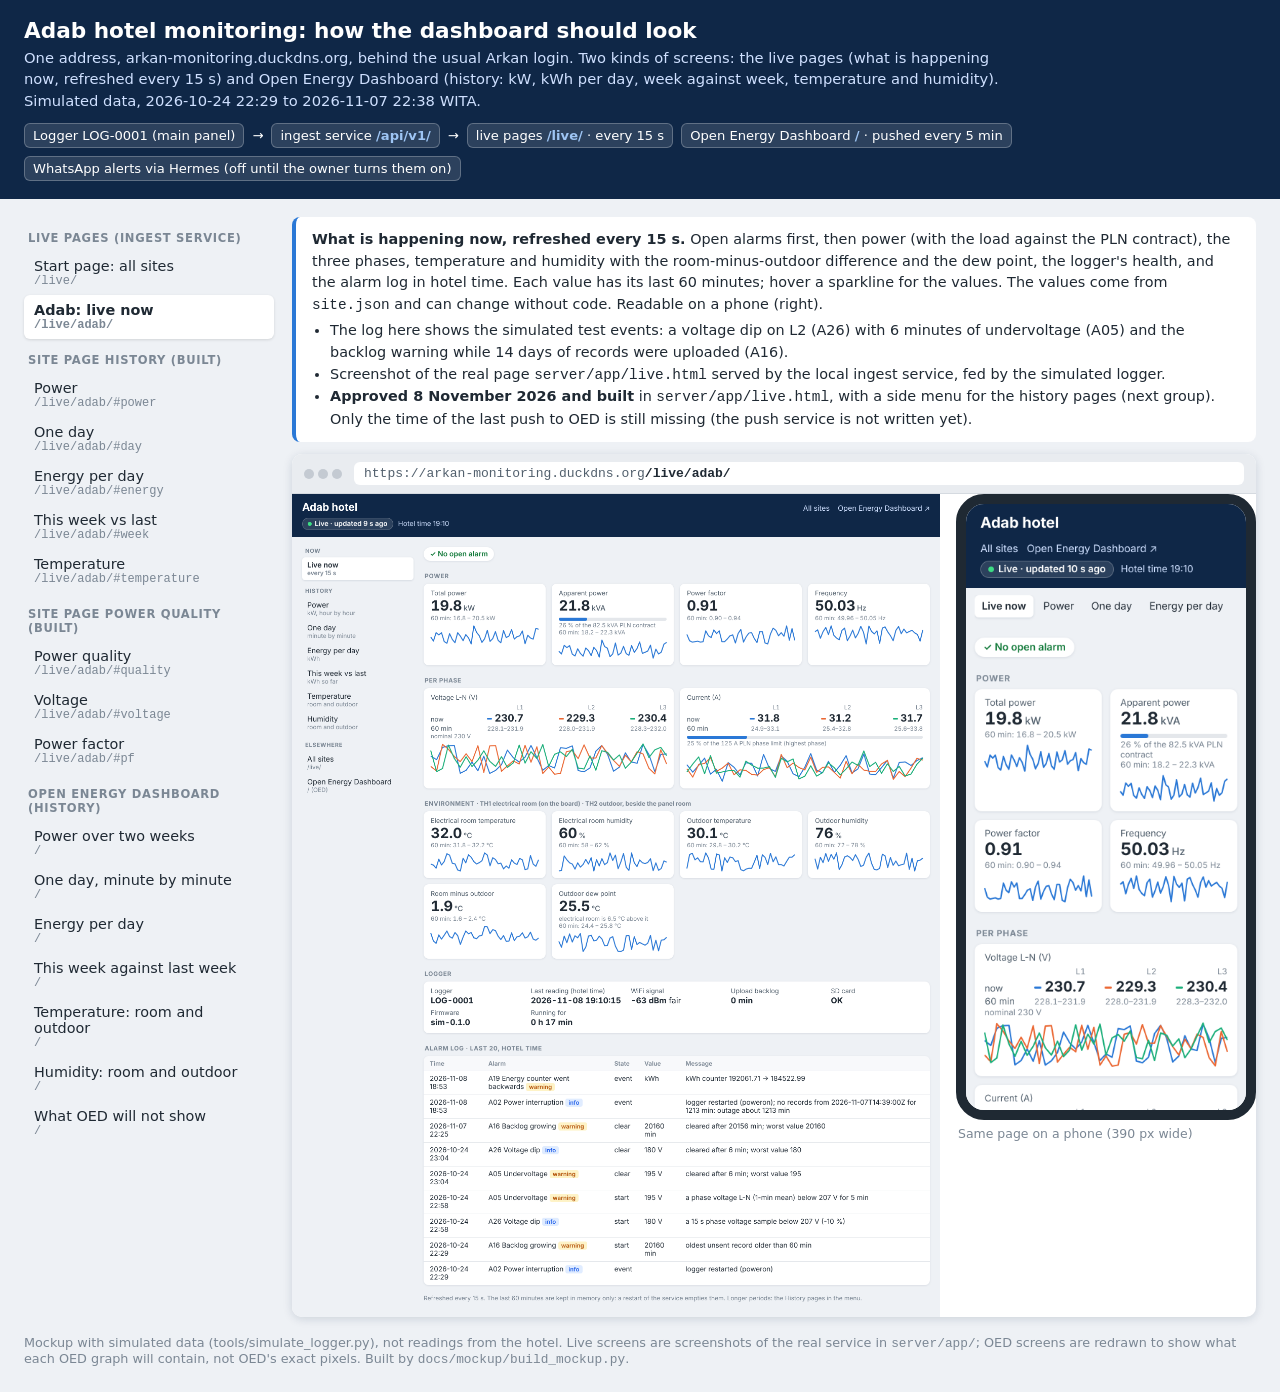
<file: docs/mockup/index.html>
<!DOCTYPE html>
<html lang="en">
<head>
<meta charset="utf-8">
<meta name="viewport" content="width=device-width,initial-scale=1">
<title>Adab monitoring: dashboard mockup</title>
<style>
  :root{color-scheme:light;--ink:#1f2933;--ink2:#52606d;--muted:#7b8794;--line:#e4e7eb;--bg:#eef1f5;--card:#fff;
    --navy:#0f2747;--s1:#2a78d6;--s2:#eb6834;--good:#127a3a;--bad:#b42318}
  *{box-sizing:border-box}
  body{margin:0;font-family:system-ui,-apple-system,"Segoe UI",sans-serif;color:var(--ink);background:var(--bg)}
  .top{background:var(--navy);color:#fff;padding:18px 24px}
  .top h1{margin:0 0 4px;font-size:1.35rem}
  .top p{margin:0;color:#cfe0ff;font-size:.92rem;max-width:980px;line-height:1.45}
  .flow{display:flex;flex-wrap:wrap;gap:8px;align-items:center;margin-top:12px;font-size:.82rem}
  .flow span{background:rgba(255,255,255,.12);border:1px solid rgba(255,255,255,.25);border-radius:6px;padding:4px 8px}
  .flow b{color:#9ec5f4;font-weight:600}
  .wrap{display:grid;grid-template-columns:250px 1fr;gap:18px;padding:18px 24px;max-width:1500px;margin:auto}
  nav{position:sticky;top:12px;align-self:start}
  nav h3{font-size:.72rem;text-transform:uppercase;letter-spacing:.06em;color:var(--muted);margin:14px 4px 6px}
  nav button{display:block;width:100%;text-align:left;border:0;background:transparent;padding:7px 10px;border-radius:6px;
    font:inherit;font-size:.9rem;color:var(--ink);cursor:pointer}
  nav button small{display:block;color:var(--muted);font-size:.75rem;font-family:ui-monospace,monospace}
  nav button:hover{background:#dfe5ec}
  nav button.on{background:var(--card);box-shadow:0 1px 3px rgba(0,0,0,.12);font-weight:600}
  .screen{display:none}.screen.on{display:block}
  .note{background:var(--card);border-radius:8px;padding:12px 16px;margin-bottom:12px;font-size:.9rem;line-height:1.5;
    border-left:4px solid var(--s1)}
  .note b{color:var(--ink)} .note ul{margin:4px 0 0;padding-left:18px}
  .browser{background:var(--card);border-radius:10px;box-shadow:0 2px 10px rgba(15,39,71,.15);overflow:hidden}
  .bar{display:flex;align-items:center;gap:8px;background:#e9ecf0;padding:8px 12px;border-bottom:1px solid #d5dae0}
  .dots i{display:inline-block;width:10px;height:10px;border-radius:50%;background:#c4cad2;margin-right:4px}
  .url{flex:1;background:#fff;border-radius:6px;padding:4px 10px;font:13px ui-monospace,monospace;color:var(--ink2)}
  .url b{color:var(--ink);font-weight:600}
  .shot{display:block;width:100%;height:auto}
  .pair{display:grid;grid-template-columns:1fr 300px;gap:16px;align-items:start}
  .phone{border:10px solid #1f2933;border-radius:28px;overflow:hidden;background:#fff}
  .phone img{display:block;width:100%}
  .cap{font-size:.78rem;color:var(--muted);margin:6px 2px}
  /* OED-like graph page (approximation) */
  .oed-nav{display:flex;align-items:center;justify-content:space-between;padding:8px 16px;border-bottom:1px solid var(--line)}
  .oed-logo{font-weight:700;color:#1b5e20;letter-spacing:.02em}
  .oed-logo small{display:block;font-weight:400;color:var(--muted);font-size:.7rem}
  .oed-title{font-size:1.15rem;font-weight:600}
  .oed-menu span{margin-left:14px;font-size:.88rem;color:var(--ink2)}
  .oed-body{display:grid;grid-template-columns:230px 1fr;min-height:520px}
  .oed-side{border-right:1px solid var(--line);padding:12px 14px;font-size:.85rem}
  .oed-side label{display:block;font-weight:600;margin:12px 0 4px}
  .seg{display:flex;flex-wrap:wrap;gap:0}
  .seg span{border:1px solid #adb5bd;padding:3px 8px;font-size:.8rem;margin:0 -1px -1px 0;color:var(--ink2)}
  .seg span.on{background:#6c757d;color:#fff;border-color:#6c757d}
  .pick{border:1px solid #ced4da;border-radius:4px;padding:4px 6px;min-height:30px;background:#fff}
  .pick em{display:inline-block;font-style:normal;background:#e9ecef;border-radius:3px;padding:1px 6px;margin:2px;font-size:.78rem}
  .pick.dim{color:var(--muted)}
  .oed-main{padding:10px 16px 14px;position:relative}
  .oed-btns{margin-top:8px;display:flex;gap:6px}
  .oed-btns span{border:1px solid #6c757d;border-radius:4px;padding:3px 10px;font-size:.8rem;color:var(--ink2)}
  .chart{position:relative}
  .chart svg{display:block;width:100%;height:auto;overflow:visible}
  .chart .gridl{stroke:#eceff3}
  .chart .axis text{fill:var(--muted);font-size:11px}
  .chart .axis line{stroke:#c9ced6}
  .legend{display:flex;gap:16px;font-size:.82rem;color:var(--ink2);margin:2px 0 4px 44px;flex-wrap:wrap}
  .legend i{display:inline-block;width:14px;height:3px;border-radius:2px;vertical-align:middle;margin-right:6px}
  .legend i.sq{width:10px;height:10px;border-radius:2px}
  .ctitle{font-weight:600;font-size:.95rem;text-align:center;margin:4px 0}
  .tip{position:absolute;pointer-events:none;background:#fff;border:1px solid #d5dae0;border-radius:6px;padding:6px 8px;
    font-size:.78rem;box-shadow:0 2px 6px rgba(0,0,0,.12);display:none;white-space:nowrap;z-index:2}
  .tip b{display:block;margin-bottom:2px}
  .err{margin:60px auto;max-width:520px;text-align:center;color:var(--bad);font-weight:600;border:1px dashed var(--bad);
    padding:24px;border-radius:8px}
  .cmp{display:flex;gap:40px;justify-content:center;align-items:flex-end;height:330px;margin-top:10px}
  table.t{border-collapse:collapse;width:100%;font-size:.82rem;margin-top:10px}
  table.t th,table.t td{border-bottom:1px solid var(--line);padding:4px 8px;text-align:right}
  table.t th:first-child,table.t td:first-child{text-align:left}
  details summary{cursor:pointer;color:var(--ink2);font-size:.82rem;margin-top:8px}
  .foot{max-width:1500px;margin:0 auto 30px;padding:0 24px;font-size:.8rem;color:var(--muted)}
  @media (max-width:900px){.wrap{grid-template-columns:1fr}nav{position:static}.pair{grid-template-columns:1fr}
    .oed-body{grid-template-columns:1fr}.oed-side{border-right:0;border-bottom:1px solid var(--line)}}
</style>
</head>
<body>
<div class="top">
  <h1>Adab hotel monitoring: how the dashboard should look</h1>
  <p id="intro"></p>
  <div class="flow">
    <span>Logger LOG-0001 (main panel)</span>→
    <span>ingest service <b>/api/v1/</b></span>→
    <span>live pages <b>/live/</b> · every 15 s</span>
    <span>Open Energy Dashboard <b>/</b> · pushed every 5 min</span>
    <span>WhatsApp alerts via Hermes (off until the owner turns them on)</span>
  </div>
</div>

<div class="wrap">
  <nav id="nav"></nav>
  <main id="screens"></main>
</div>
<div class="foot">Mockup with simulated data (tools/simulate_logger.py), not readings from the hotel. Live screens are screenshots of
the real service in <code>server/app/</code>; OED screens are redrawn to show what each OED graph will contain, not OED's exact
pixels. Built by <code>docs/mockup/build_mockup.py</code>.</div>

<script>
const D = {"site":"Adab hotel","code":"adab","kw_hour":[["2026-10-24 22:00",17.98],["2026-10-24 23:00",18.33],["2026-10-25 00:00",17.87],["2026-10-25 01:00",18.03],["2026-10-25 02:00",18.04],["2026-10-25 03:00",18.08],["2026-10-25 04:00",18.07],["2026-10-25 05:00",18.06],["2026-10-25 06:00",17.82],["2026-10-25 07:00",21.49],["2026-10-25 08:00",24.99],["2026-10-25 09:00",27.88],["2026-10-25 10:00",30.27],["2026-10-25 11:00",31.6],["2026-10-25 12:00",31.83],["2026-10-25 13:00",31.84],["2026-10-25 14:00",29.93],["2026-10-25 15:00",28.13],["2026-10-25 16:00",25.07],["2026-10-25 17:00",21.54],["2026-10-25 18:00",17.89],["2026-10-25 19:00",17.73],["2026-10-25 20:00",18.17],["2026-10-25 21:00",18.06],["2026-10-25 22:00",17.82],["2026-10-25 23:00",18.08],["2026-10-26 00:00",17.9],["2026-10-26 01:00",18.06],["2026-10-26 02:00",17.87],["2026-10-26 03:00",17.81],["2026-10-26 04:00",17.98],["2026-10-26 05:00",18.1],["2026-10-26 06:00",18.07],["2026-10-26 07:00",21.65],["2026-10-26 08:00",25.06],["2026-10-26 09:00",27.91],["2026-10-26 10:00",30.13],["2026-10-26 11:00",31.39],["2026-10-26 12:00",31.85],["2026-10-26 13:00",31.45],["2026-10-26 14:00",30.56],["2026-10-26 15:00",27.67],["2026-10-26 16:00",24.95],["2026-10-26 17:00",21.64],["2026-10-26 18:00",17.95],["2026-10-26 19:00",18.11],["2026-10-26 20:00",18.29],["2026-10-26 21:00",18.15],["2026-10-26 22:00",17.89],["2026-10-26 23:00",18.15],["2026-10-27 00:00",17.83],["2026-10-27 01:00",17.89],["2026-10-27 02:00",17.93],["2026-10-27 03:00",17.99],["2026-10-27 04:00",18.23],["2026-10-27 05:00",18.08],["2026-10-27 06:00",17.92],["2026-10-27 07:00",21.65],["2026-10-27 08:00",24.89],["2026-10-27 09:00",27.99],["2026-10-27 10:00",30.26],["2026-10-27 11:00",31.42],["2026-10-27 12:00",31.88],["2026-10-27 13:00",31.65],["2026-10-27 14:00",30.33],["2026-10-27 15:00",28.0],["2026-10-27 16:00",24.75],["2026-10-27 17:00",21.42],["2026-10-27 18:00",18.15],["2026-10-27 19:00",18.09],["2026-10-27 20:00",18.12],["2026-10-27 21:00",18.13],["2026-10-27 22:00",17.84],["2026-10-27 23:00",18.19],["2026-10-28 00:00",18.12],["2026-10-28 01:00",18.04],["2026-10-28 02:00",17.82],["2026-10-28 03:00",17.97],["2026-10-28 04:00",17.78],["2026-10-28 05:00",17.65],["2026-10-28 06:00",17.7],["2026-10-28 07:00",21.93],["2026-10-28 08:00",24.99],["2026-10-28 09:00",27.81],["2026-10-28 10:00",30.39],["2026-10-28 11:00",31.66],["2026-10-28 12:00",32.02],["2026-10-28 13:00",31.48],["2026-10-28 14:00",30.28],["2026-10-28 15:00",27.89],["2026-10-28 16:00",24.88],["2026-10-28 17:00",21.67],["2026-10-28 18:00",18.06],["2026-10-28 19:00",18.13],["2026-10-28 20:00",17.75],["2026-10-28 21:00",17.74],["2026-10-28 22:00",17.95],["2026-10-28 23:00",17.95],["2026-10-29 00:00",17.71],["2026-10-29 01:00",18.01],["2026-10-29 02:00",17.96],["2026-10-29 03:00",17.93],["2026-10-29 04:00",18.24],["2026-10-29 05:00",18.02],["2026-10-29 06:00",18.13],["2026-10-29 07:00",21.81],["2026-10-29 08:00",24.95],["2026-10-29 09:00",28.11],["2026-10-29 10:00",30.0],["2026-10-29 11:00",31.58],["2026-10-29 12:00",31.79],["2026-10-29 13:00",31.35],["2026-10-29 14:00",30.02],["2026-10-29 15:00",27.81],["2026-10-29 16:00",25.14],["2026-10-29 17:00",21.76],["2026-10-29 18:00",17.82],["2026-10-29 19:00",18.03],["2026-10-29 20:00",18.13],["2026-10-29 21:00",18.05],["2026-10-29 22:00",17.97],["2026-10-29 23:00",17.97],["2026-10-30 00:00",17.77],["2026-10-30 01:00",17.86],["2026-10-30 02:00",17.86],["2026-10-30 03:00",18.36],["2026-10-30 04:00",17.8],["2026-10-30 05:00",18.02],["2026-10-30 06:00",18.02],["2026-10-30 07:00",21.68],["2026-10-30 08:00",24.63],["2026-10-30 09:00",27.74],["2026-10-30 10:00",30.06],["2026-10-30 11:00",31.31],["2026-10-30 12:00",32.11],["2026-10-30 13:00",31.39],["2026-10-30 14:00",30.31],["2026-10-30 15:00",27.88],["2026-10-30 16:00",25.04],["2026-10-30 17:00",21.65],["2026-10-30 18:00",17.65],["2026-10-30 19:00",17.96],["2026-10-30 20:00",17.95],["2026-10-30 21:00",18.16],["2026-10-30 22:00",17.91],["2026-10-30 23:00",18.04],["2026-10-31 00:00",17.81],["2026-10-31 01:00",18.02],["2026-10-31 02:00",18.22],["2026-10-31 03:00",18.16],["2026-10-31 04:00",18.02],["2026-10-31 05:00",18.12],["2026-10-31 06:00",18.0],["2026-10-31 07:00",21.65],["2026-10-31 08:00",24.83],["2026-10-31 09:00",27.89],["2026-10-31 10:00",30.12],["2026-10-31 11:00",31.36],["2026-10-31 12:00",32.23],["2026-10-31 13:00",31.46],["2026-10-31 14:00",30.09],["2026-10-31 15:00",27.86],["2026-10-31 16:00",24.94],["2026-10-31 17:00",21.52],["2026-10-31 18:00",18.18],["2026-10-31 19:00",18.02],["2026-10-31 20:00",18.09],["2026-10-31 21:00",18.13],["2026-10-31 22:00",17.95],["2026-10-31 23:00",17.88],["2026-11-01 00:00",17.7],["2026-11-01 01:00",17.84],["2026-11-01 02:00",17.93],["2026-11-01 03:00",17.96],["2026-11-01 04:00",17.96],["2026-11-01 05:00",18.06],["2026-11-01 06:00",17.97],["2026-11-01 07:00",21.6],["2026-11-01 08:00",24.84],["2026-11-01 09:00",27.82],["2026-11-01 10:00",29.92],["2026-11-01 11:00",31.68],["2026-11-01 12:00",32.34],["2026-11-01 13:00",31.3],["2026-11-01 14:00",29.83],["2026-11-01 15:00",27.89],["2026-11-01 16:00",24.96],["2026-11-01 17:00",21.63],["2026-11-01 18:00",17.93],["2026-11-01 19:00",18.13],["2026-11-01 20:00",18.0],["2026-11-01 21:00",18.25],["2026-11-01 22:00",18.17],["2026-11-01 23:00",17.93],["2026-11-02 00:00",17.89],["2026-11-02 01:00",18.17],["2026-11-02 02:00",18.1],["2026-11-02 03:00",17.89],["2026-11-02 04:00",17.96],["2026-11-02 05:00",18.35],["2026-11-02 06:00",18.06],["2026-11-02 07:00",21.65],["2026-11-02 08:00",25.02],["2026-11-02 09:00",27.98],["2026-11-02 10:00",30.08],["2026-11-02 11:00",31.49],["2026-11-02 12:00",31.84],["2026-11-02 13:00",31.49],["2026-11-02 14:00",30.06],["2026-11-02 15:00",27.96],["2026-11-02 16:00",24.95],["2026-11-02 17:00",21.71],["2026-11-02 18:00",17.99],["2026-11-02 19:00",18.09],["2026-11-02 20:00",18.17],["2026-11-02 21:00",18.19],["2026-11-02 22:00",17.99],["2026-11-02 23:00",18.1],["2026-11-03 00:00",18.12],["2026-11-03 01:00",17.97],["2026-11-03 02:00",17.99],["2026-11-03 03:00",17.86],["2026-11-03 04:00",18.07],["2026-11-03 05:00",17.82],["2026-11-03 06:00",17.93],["2026-11-03 07:00",21.59],["2026-11-03 08:00",25.13],["2026-11-03 09:00",27.82],["2026-11-03 10:00",29.88],["2026-11-03 11:00",31.41],["2026-11-03 12:00",31.87],["2026-11-03 13:00",31.43],["2026-11-03 14:00",30.29],["2026-11-03 15:00",27.76],["2026-11-03 16:00",25.24],["2026-11-03 17:00",21.52],["2026-11-03 18:00",18.0],["2026-11-03 19:00",17.83],["2026-11-03 20:00",18.07],["2026-11-03 21:00",18.01],["2026-11-03 22:00",17.95],["2026-11-03 23:00",17.96],["2026-11-04 00:00",17.92],["2026-11-04 01:00",17.98],["2026-11-04 02:00",17.94],["2026-11-04 03:00",17.94],["2026-11-04 04:00",18.06],["2026-11-04 05:00",18.07],["2026-11-04 06:00",17.96],["2026-11-04 07:00",21.77],["2026-11-04 08:00",24.96],["2026-11-04 09:00",27.79],["2026-11-04 10:00",30.38],["2026-11-04 11:00",31.74],["2026-11-04 12:00",31.92],["2026-11-04 13:00",31.73],["2026-11-04 14:00",30.01],["2026-11-04 15:00",27.56],["2026-11-04 16:00",24.88],["2026-11-04 17:00",21.68],["2026-11-04 18:00",18.08],["2026-11-04 19:00",17.95],["2026-11-04 20:00",18.05],["2026-11-04 21:00",18.05],["2026-11-04 22:00",18.04],["2026-11-04 23:00",17.76],["2026-11-05 00:00",17.97],["2026-11-05 01:00",18.21],["2026-11-05 02:00",18.08],["2026-11-05 03:00",17.9],["2026-11-05 04:00",18.1],["2026-11-05 05:00",17.87],["2026-11-05 06:00",17.82],["2026-11-05 07:00",21.53],["2026-11-05 08:00",25.1],["2026-11-05 09:00",27.97],["2026-11-05 10:00",29.59],["2026-11-05 11:00",31.31],["2026-11-05 12:00",31.81],["2026-11-05 13:00",31.62],["2026-11-05 14:00",30.06],["2026-11-05 15:00",28.03],["2026-11-05 16:00",25.01],["2026-11-05 17:00",21.49],["2026-11-05 18:00",18.11],["2026-11-05 19:00",18.09],["2026-11-05 20:00",17.98],["2026-11-05 21:00",17.88],["2026-11-05 22:00",18.02],["2026-11-05 23:00",18.06],["2026-11-06 00:00",18.05],["2026-11-06 01:00",18.25],["2026-11-06 02:00",17.89],["2026-11-06 03:00",18.17],["2026-11-06 04:00",18.03],["2026-11-06 05:00",18.16],["2026-11-06 06:00",17.84],["2026-11-06 07:00",21.36],["2026-11-06 08:00",24.91],["2026-11-06 09:00",27.95],["2026-11-06 10:00",30.13],["2026-11-06 11:00",31.69],["2026-11-06 12:00",31.8],["2026-11-06 13:00",31.72],["2026-11-06 14:00",29.75],["2026-11-06 15:00",28.05],["2026-11-06 16:00",25.13],["2026-11-06 17:00",21.6],["2026-11-06 18:00",18.07],["2026-11-06 19:00",18.08],["2026-11-06 20:00",17.99],["2026-11-06 21:00",17.76],["2026-11-06 22:00",17.94],["2026-11-06 23:00",18.08],["2026-11-07 00:00",17.95],["2026-11-07 01:00",18.26],["2026-11-07 02:00",18.08],["2026-11-07 03:00",17.95],["2026-11-07 04:00",18.22],["2026-11-07 05:00",18.17],["2026-11-07 06:00",18.11],["2026-11-07 07:00",21.76],["2026-11-07 08:00",25.26],["2026-11-07 09:00",27.97],["2026-11-07 10:00",30.26],["2026-11-07 11:00",31.53],["2026-11-07 12:00",32.09],["2026-11-07 13:00",31.68],["2026-11-07 14:00",30.18],["2026-11-07 15:00",27.71],["2026-11-07 16:00",25.07],["2026-11-07 17:00",21.8],["2026-11-07 18:00",17.98],["2026-11-07 19:00",17.89],["2026-11-07 20:00",17.86],["2026-11-07 21:00",17.94],["2026-11-07 22:00",17.92]],"kw_minute":[["2026-11-06 00:00",18.61],["2026-11-06 00:01",18.66],["2026-11-06 00:02",18.72],["2026-11-06 00:03",18.34],["2026-11-06 00:04",18.25],["2026-11-06 00:05",19.05],["2026-11-06 00:06",17.23],["2026-11-06 00:07",16.86],["2026-11-06 00:08",16.85],["2026-11-06 00:09",16.59],["2026-11-06 00:10",18.73],["2026-11-06 00:11",18.09],["2026-11-06 00:12",19.0],["2026-11-06 00:13",18.62],["2026-11-06 00:14",17.53],["2026-11-06 00:15",18.06],["2026-11-06 00:16",18.13],["2026-11-06 00:17",17.67],["2026-11-06 00:18",18.07],["2026-11-06 00:19",17.02],["2026-11-06 00:20",18.77],["2026-11-06 00:21",18.99],["2026-11-06 00:22",16.12],["2026-11-06 00:23",18.54],["2026-11-06 00:24",16.4],["2026-11-06 00:25",17.45],["2026-11-06 00:26",16.18],["2026-11-06 00:27",20.18],["2026-11-06 00:28",18.1],["2026-11-06 00:29",20.16],["2026-11-06 00:30",17.49],["2026-11-06 00:31",16.98],["2026-11-06 00:32",17.99],["2026-11-06 00:33",18.06],["2026-11-06 00:34",17.42],["2026-11-06 00:35",17.29],["2026-11-06 00:36",18.27],["2026-11-06 00:37",20.18],["2026-11-06 00:38",20.22],["2026-11-06 00:39",18.56],["2026-11-06 00:40",18.01],["2026-11-06 00:41",16.85],["2026-11-06 00:42",16.25],["2026-11-06 00:43",18.59],["2026-11-06 00:44",18.59],["2026-11-06 00:45",18.05],["2026-11-06 00:46",18.03],["2026-11-06 00:47",17.41],["2026-11-06 00:48",19.26],["2026-11-06 00:49",17.51],["2026-11-06 00:50",16.1],["2026-11-06 00:51",18.41],["2026-11-06 00:52",18.6],["2026-11-06 00:53",17.01],["2026-11-06 00:54",18.71],["2026-11-06 00:55",17.39],["2026-11-06 00:56",19.04],["2026-11-06 00:57",18.56],["2026-11-06 00:58",20.36],["2026-11-06 00:59",16.95],["2026-11-06 01:00",17.63],["2026-11-06 01:01",17.22],["2026-11-06 01:02",16.92],["2026-11-06 01:03",17.14],["2026-11-06 01:04",17.99],["2026-11-06 01:05",19.95],["2026-11-06 01:06",18.21],["2026-11-06 01:07",17.41],["2026-11-06 01:08",16.84],["2026-11-06 01:09",18.15],["2026-11-06 01:10",17.08],["2026-11-06 01:11",17.99],["2026-11-06 01:12",17.87],["2026-11-06 01:13",17.22],["2026-11-06 01:14",18.76],["2026-11-06 01:15",18.51],["2026-11-06 01:16",17.19],["2026-11-06 01:17",18.14],["2026-11-06 01:18",18.37],["2026-11-06 01:19",18.31],["2026-11-06 01:20",17.13],["2026-11-06 01:21",19.95],["2026-11-06 01:22",19.2],["2026-11-06 01:23",19.16],["2026-11-06 01:24",16.66],["2026-11-06 01:25",19.19],["2026-11-06 01:26",17.54],["2026-11-06 01:27",19.67],["2026-11-06 01:28",18.98],["2026-11-06 01:29",19.39],["2026-11-06 01:30",18.1],["2026-11-06 01:31",16.17],["2026-11-06 01:32",18.0],["2026-11-06 01:33",17.75],["2026-11-06 01:34",19.13],["2026-11-06 01:35",18.05],["2026-11-06 01:36",19.69],["2026-11-06 01:37",17.15],["2026-11-06 01:38",16.72],["2026-11-06 01:39",17.75],["2026-11-06 01:40",18.59],["2026-11-06 01:41",20.32],["2026-11-06 01:42",18.08],["2026-11-06 01:43",18.65],["2026-11-06 01:44",19.07],["2026-11-06 01:45",19.22],["2026-11-06 01:46",20.0],["2026-11-06 01:47",17.62],["2026-11-06 01:48",19.67],["2026-11-06 01:49",17.91],["2026-11-06 01:50",18.49],["2026-11-06 01:51",19.25],["2026-11-06 01:52",18.42],["2026-11-06 01:53",17.65],["2026-11-06 01:54",18.0],["2026-11-06 01:55",18.77],["2026-11-06 01:56",17.28],["2026-11-06 01:57",17.63],["2026-11-06 01:58",18.84],["2026-11-06 01:59",19.4],["2026-11-06 02:00",16.61],["2026-11-06 02:01",18.56],["2026-11-06 02:02",16.57],["2026-11-06 02:03",16.9],["2026-11-06 02:04",16.18],["2026-11-06 02:05",17.16],["2026-11-06 02:06",16.79],["2026-11-06 02:07",18.58],["2026-11-06 02:08",19.12],["2026-11-06 02:09",18.0],["2026-11-06 02:10",17.26],["2026-11-06 02:11",16.53],["2026-11-06 02:12",17.86],["2026-11-06 02:13",18.24],["2026-11-06 02:14",18.09],["2026-11-06 02:15",17.15],["2026-11-06 02:16",17.76],["2026-11-06 02:17",18.05],["2026-11-06 02:18",18.82],["2026-11-06 02:19",17.07],["2026-11-06 02:20",18.11],["2026-11-06 02:21",17.07],["2026-11-06 02:22",16.82],["2026-11-06 02:23",16.96],["2026-11-06 02:24",17.55],["2026-11-06 02:25",18.11],["2026-11-06 02:26",18.71],["2026-11-06 02:27",18.17],["2026-11-06 02:28",18.78],["2026-11-06 02:29",17.93],["2026-11-06 02:30",15.64],["2026-11-06 02:31",18.86],["2026-11-06 02:32",18.69],["2026-11-06 02:33",16.92],["2026-11-06 02:34",19.15],["2026-11-06 02:35",18.18],["2026-11-06 02:36",17.31],["2026-11-06 02:37",18.49],["2026-11-06 02:38",18.89],["2026-11-06 02:39",17.49],["2026-11-06 02:40",17.52],["2026-11-06 02:41",19.05],["2026-11-06 02:42",19.3],["2026-11-06 02:43",17.47],["2026-11-06 02:44",18.93],["2026-11-06 02:45",19.43],["2026-11-06 02:46",19.31],["2026-11-06 02:47",17.03],["2026-11-06 02:48",20.33],["2026-11-06 02:49",16.53],["2026-11-06 02:50",19.12],["2026-11-06 02:51",16.61],["2026-11-06 02:52",16.28],["2026-11-06 02:53",18.75],["2026-11-06 02:54",17.15],["2026-11-06 02:55",18.51],["2026-11-06 02:56",18.86],["2026-11-06 02:57",18.51],["2026-11-06 02:58",18.16],["2026-11-06 02:59",17.38],["2026-11-06 03:00",17.64],["2026-11-06 03:01",19.5],["2026-11-06 03:02",18.28],["2026-11-06 03:03",19.66],["2026-11-06 03:04",19.01],["2026-11-06 03:05",18.74],["2026-11-06 03:06",16.58],["2026-11-06 03:07",18.14],["2026-11-06 03:08",19.05],["2026-11-06 03:09",19.87],["2026-11-06 03:10",18.39],["2026-11-06 03:11",15.44],["2026-11-06 03:12",17.34],["2026-11-06 03:13",18.25],["2026-11-06 03:14",17.71],["2026-11-06 03:15",19.46],["2026-11-06 03:16",17.86],["2026-11-06 03:17",16.97],["2026-11-06 03:18",18.19],["2026-11-06 03:19",18.83],["2026-11-06 03:20",18.23],["2026-11-06 03:21",20.04],["2026-11-06 03:22",19.65],["2026-11-06 03:23",17.59],["2026-11-06 03:24",17.7],["2026-11-06 03:25",16.69],["2026-11-06 03:26",19.31],["2026-11-06 03:27",17.12],["2026-11-06 03:28",19.0],["2026-11-06 03:29",18.89],["2026-11-06 03:30",18.35],["2026-11-06 03:31",17.79],["2026-11-06 03:32",17.4],["2026-11-06 03:33",18.74],["2026-11-06 03:34",19.09],["2026-11-06 03:35",18.36],["2026-11-06 03:36",17.54],["2026-11-06 03:37",18.91],["2026-11-06 03:38",16.92],["2026-11-06 03:39",17.63],["2026-11-06 03:40",18.08],["2026-11-06 03:41",18.59],["2026-11-06 03:42",16.63],["2026-11-06 03:43",19.71],["2026-11-06 03:44",18.87],["2026-11-06 03:45",18.88],["2026-11-06 03:46",16.59],["2026-11-06 03:47",18.34],["2026-11-06 03:48",19.84],["2026-11-06 03:49",17.57],["2026-11-06 03:50",18.21],["2026-11-06 03:51",17.61],["2026-11-06 03:52",17.93],["2026-11-06 03:53",18.99],["2026-11-06 03:54",15.94],["2026-11-06 03:55",17.03],["2026-11-06 03:56",18.43],["2026-11-06 03:57",18.74],["2026-11-06 03:58",16.94],["2026-11-06 03:59",17.18],["2026-11-06 04:00",17.97],["2026-11-06 04:01",18.24],["2026-11-06 04:02",17.07],["2026-11-06 04:03",18.24],["2026-11-06 04:04",18.01],["2026-11-06 04:05",17.41],["2026-11-06 04:06",18.21],["2026-11-06 04:07",17.88],["2026-11-06 04:08",17.11],["2026-11-06 04:09",16.46],["2026-11-06 04:10",17.75],["2026-11-06 04:11",18.14],["2026-11-06 04:12",17.48],["2026-11-06 04:13",19.03],["2026-11-06 04:14",16.04],["2026-11-06 04:15",17.35],["2026-11-06 04:16",18.59],["2026-11-06 04:17",18.38],["2026-11-06 04:18",17.67],["2026-11-06 04:19",17.32],["2026-11-06 04:20",16.7],["2026-11-06 04:21",19.47],["2026-11-06 04:22",17.12],["2026-11-06 04:23",20.46],["2026-11-06 04:24",17.79],["2026-11-06 04:25",19.08],["2026-11-06 04:26",18.12],["2026-11-06 04:27",19.32],["2026-11-06 04:28",15.51],["2026-11-06 04:29",17.6],["2026-11-06 04:30",19.4],["2026-11-06 04:31",18.32],["2026-11-06 04:32",18.13],["2026-11-06 04:33",17.18],["2026-11-06 04:34",18.62],["2026-11-06 04:35",19.09],["2026-11-06 04:36",16.23],["2026-11-06 04:37",18.91],["2026-11-06 04:38",18.43],["2026-11-06 04:39",17.17],["2026-11-06 04:40",18.1],["2026-11-06 04:41",18.85],["2026-11-06 04:42",17.57],["2026-11-06 04:43",18.02],["2026-11-06 04:44",17.91],["2026-11-06 04:45",17.87],["2026-11-06 04:46",18.16],["2026-11-06 04:47",18.44],["2026-11-06 04:48",19.32],["2026-11-06 04:49",19.36],["2026-11-06 04:50",18.87],["2026-11-06 04:51",18.0],["2026-11-06 04:52",18.68],["2026-11-06 04:53",17.07],["2026-11-06 04:54",17.85],["2026-11-06 04:55",16.99],["2026-11-06 04:56",19.53],["2026-11-06 04:57",20.56],["2026-11-06 04:58",16.9],["2026-11-06 04:59",17.09],["2026-11-06 05:00",17.18],["2026-11-06 05:01",17.73],["2026-11-06 05:02",19.41],["2026-11-06 05:03",16.71],["2026-11-06 05:04",18.84],["2026-11-06 05:05",17.75],["2026-11-06 05:06",19.46],["2026-11-06 05:07",18.19],["2026-11-06 05:08",19.64],["2026-11-06 05:09",19.97],["2026-11-06 05:10",16.64],["2026-11-06 05:11",17.86],["2026-11-06 05:12",17.01],["2026-11-06 05:13",19.02],["2026-11-06 05:14",18.27],["2026-11-06 05:15",17.34],["2026-11-06 05:16",20.27],["2026-11-06 05:17",19.22],["2026-11-06 05:18",18.05],["2026-11-06 05:19",18.48],["2026-11-06 05:20",16.29],["2026-11-06 05:21",18.31],["2026-11-06 05:22",17.7],["2026-11-06 05:23",16.95],["2026-11-06 05:24",19.39],["2026-11-06 05:25",18.78],["2026-11-06 05:26",19.05],["2026-11-06 05:27",17.29],["2026-11-06 05:28",19.18],["2026-11-06 05:29",17.71],["2026-11-06 05:30",17.74],["2026-11-06 05:31",18.8],["2026-11-06 05:32",17.94],["2026-11-06 05:33",18.68],["2026-11-06 05:34",18.1],["2026-11-06 05:35",18.09],["2026-11-06 05:36",16.5],["2026-11-06 05:37",18.24],["2026-11-06 05:38",17.07],["2026-11-06 05:39",16.27],["2026-11-06 05:40",17.4],["2026-11-06 05:41",18.24],["2026-11-06 05:42",16.67],["2026-11-06 05:43",20.42],["2026-11-06 05:44",18.32],["2026-11-06 05:45",17.83],["2026-11-06 05:46",20.34],["2026-11-06 05:47",19.7],["2026-11-06 05:48",18.28],["2026-11-06 05:49",17.95],["2026-11-06 05:50",17.94],["2026-11-06 05:51",17.87],["2026-11-06 05:52",17.89],["2026-11-06 05:53",18.0],["2026-11-06 05:54",18.68],["2026-11-06 05:55",17.05],["2026-11-06 05:56",17.05],["2026-11-06 05:57",18.94],["2026-11-06 05:58",18.88],["2026-11-06 05:59",17.14],["2026-11-06 06:00",16.69],["2026-11-06 06:01",19.23],["2026-11-06 06:02",17.7],["2026-11-06 06:03",19.73],["2026-11-06 06:04",17.31],["2026-11-06 06:05",16.59],["2026-11-06 06:06",17.87],["2026-11-06 06:07",16.78],["2026-11-06 06:08",17.93],["2026-11-06 06:09",17.72],["2026-11-06 06:10",16.89],["2026-11-06 06:11",18.57],["2026-11-06 06:12",16.69],["2026-11-06 06:13",16.57],["2026-11-06 06:14",19.13],["2026-11-06 06:15",16.82],["2026-11-06 06:16",17.39],["2026-11-06 06:17",16.98],["2026-11-06 06:18",18.88],["2026-11-06 06:19",18.57],["2026-11-06 06:20",17.33],["2026-11-06 06:21",19.52],["2026-11-06 06:22",18.89],["2026-11-06 06:23",15.87],["2026-11-06 06:24",18.8],["2026-11-06 06:25",16.05],["2026-11-06 06:26",18.56],["2026-11-06 06:27",18.29],["2026-11-06 06:28",19.1],["2026-11-06 06:29",17.2],["2026-11-06 06:30",17.68],["2026-11-06 06:31",16.98],["2026-11-06 06:32",17.26],["2026-11-06 06:33",19.97],["2026-11-06 06:34",18.75],["2026-11-06 06:35",19.07],["2026-11-06 06:36",16.39],["2026-11-06 06:37",18.85],["2026-11-06 06:38",17.81],["2026-11-06 06:39",17.99],["2026-11-06 06:40",19.34],["2026-11-06 06:41",17.61],["2026-11-06 06:42",15.87],["2026-11-06 06:43",16.66],["2026-11-06 06:44",16.26],["2026-11-06 06:45",18.96],["2026-11-06 06:46",17.88],["2026-11-06 06:47",18.22],["2026-11-06 06:48",17.94],["2026-11-06 06:49",17.19],["2026-11-06 06:50",18.28],["2026-11-06 06:51",18.3],["2026-11-06 06:52",19.53],["2026-11-06 06:53",18.06],["2026-11-06 06:54",17.72],["2026-11-06 06:55",17.18],["2026-11-06 06:56",16.3],["2026-11-06 06:57",18.8],["2026-11-06 06:58",18.75],["2026-11-06 06:59",16.99],["2026-11-06 07:00",21.27],["2026-11-06 07:01",23.69],["2026-11-06 07:02",22.91],["2026-11-06 07:03",20.11],["2026-11-06 07:04",19.97],["2026-11-06 07:05",22.7],["2026-11-06 07:06",22.72],["2026-11-06 07:07",21.0],["2026-11-06 07:08",21.59],["2026-11-06 07:09",20.66],["2026-11-06 07:10",18.69],["2026-11-06 07:11",21.66],["2026-11-06 07:12",21.6],["2026-11-06 07:13",20.3],["2026-11-06 07:14",23.74],["2026-11-06 07:15",18.95],["2026-11-06 07:16",21.32],["2026-11-06 07:17",21.04],["2026-11-06 07:18",20.69],["2026-11-06 07:19",21.49],["2026-11-06 07:20",21.75],["2026-11-06 07:21",20.27],["2026-11-06 07:22",20.32],["2026-11-06 07:23",23.93],["2026-11-06 07:24",22.57],["2026-11-06 07:25",21.57],["2026-11-06 07:26",21.67],["2026-11-06 07:27",21.02],["2026-11-06 07:28",22.86],["2026-11-06 07:29",21.23],["2026-11-06 07:30",20.87],["2026-11-06 07:31",20.74],["2026-11-06 07:32",22.09],["2026-11-06 07:33",22.02],["2026-11-06 07:34",20.22],["2026-11-06 07:35",22.21],["2026-11-06 07:36",20.67],["2026-11-06 07:37",24.59],["2026-11-06 07:38",22.5],["2026-11-06 07:39",20.6],["2026-11-06 07:40",20.23],["2026-11-06 07:41",20.34],["2026-11-06 07:42",23.31],["2026-11-06 07:43",20.98],["2026-11-06 07:44",19.32],["2026-11-06 07:45",20.94],["2026-11-06 07:46",22.71],["2026-11-06 07:47",19.25],["2026-11-06 07:48",21.38],["2026-11-06 07:49",21.17],["2026-11-06 07:50",20.77],["2026-11-06 07:51",21.77],["2026-11-06 07:52",21.45],["2026-11-06 07:53",18.75],["2026-11-06 07:54",21.2],["2026-11-06 07:55",21.0],["2026-11-06 07:56",22.96],["2026-11-06 07:57",21.7],["2026-11-06 07:58",20.23],["2026-11-06 07:59",22.02],["2026-11-06 08:00",24.88],["2026-11-06 08:01",26.8],["2026-11-06 08:02",26.49],["2026-11-06 08:03",26.38],["2026-11-06 08:04",26.26],["2026-11-06 08:05",23.89],["2026-11-06 08:06",24.39],["2026-11-06 08:07",26.38],["2026-11-06 08:08",25.18],["2026-11-06 08:09",24.81],["2026-11-06 08:10",22.53],["2026-11-06 08:11",27.2],["2026-11-06 08:12",26.95],["2026-11-06 08:13",24.91],["2026-11-06 08:14",25.23],["2026-11-06 08:15",26.57],["2026-11-06 08:16",24.41],["2026-11-06 08:17",23.72],["2026-11-06 08:18",24.21],["2026-11-06 08:19",26.0],["2026-11-06 08:20",24.88],["2026-11-06 08:21",25.77],["2026-11-06 08:22",25.49],["2026-11-06 08:23",25.04],["2026-11-06 08:24",24.3],["2026-11-06 08:25",23.18],["2026-11-06 08:26",25.37],["2026-11-06 08:27",25.33],["2026-11-06 08:28",22.5],["2026-11-06 08:29",24.61],["2026-11-06 08:30",24.44],["2026-11-06 08:31",25.77],["2026-11-06 08:32",23.56],["2026-11-06 08:33",23.71],["2026-11-06 08:34",24.62],["2026-11-06 08:35",23.0],["2026-11-06 08:36",26.38],["2026-11-06 08:37",23.11],["2026-11-06 08:38",24.12],["2026-11-06 08:39",23.61],["2026-11-06 08:40",23.72],["2026-11-06 08:41",25.8],["2026-11-06 08:42",24.95],["2026-11-06 08:43",25.05],["2026-11-06 08:44",24.54],["2026-11-06 08:45",24.45],["2026-11-06 08:46",25.46],["2026-11-06 08:47",25.04],["2026-11-06 08:48",22.51],["2026-11-06 08:49",24.78],["2026-11-06 08:50",26.19],["2026-11-06 08:51",25.35],["2026-11-06 08:52",27.2],["2026-11-06 08:53",25.04],["2026-11-06 08:54",26.49],["2026-11-06 08:55",25.1],["2026-11-06 08:56",24.4],["2026-11-06 08:57",23.05],["2026-11-06 08:58",26.69],["2026-11-06 08:59",23.32],["2026-11-06 09:00",28.18],["2026-11-06 09:01",26.51],["2026-11-06 09:02",27.45],["2026-11-06 09:03",28.76],["2026-11-06 09:04",29.68],["2026-11-06 09:05",30.43],["2026-11-06 09:06",27.98],["2026-11-06 09:07",29.4],["2026-11-06 09:08",26.0],["2026-11-06 09:09",28.39],["2026-11-06 09:10",27.9],["2026-11-06 09:11",26.8],["2026-11-06 09:12",27.47],["2026-11-06 09:13",30.31],["2026-11-06 09:14",27.06],["2026-11-06 09:15",26.58],["2026-11-06 09:16",26.75],["2026-11-06 09:17",30.55],["2026-11-06 09:18",26.34],["2026-11-06 09:19",27.82],["2026-11-06 09:20",26.93],["2026-11-06 09:21",28.38],["2026-11-06 09:22",28.85],["2026-11-06 09:23",27.56],["2026-11-06 09:24",28.63],["2026-11-06 09:25",27.12],["2026-11-06 09:26",29.9],["2026-11-06 09:27",27.82],["2026-11-06 09:28",30.72],["2026-11-06 09:29",26.96],["2026-11-06 09:30",27.25],["2026-11-06 09:31",27.14],["2026-11-06 09:32",30.84],["2026-11-06 09:33",27.57],["2026-11-06 09:34",27.43],["2026-11-06 09:35",29.54],["2026-11-06 09:36",26.26],["2026-11-06 09:37",26.93],["2026-11-06 09:38",26.43],["2026-11-06 09:39",27.96],["2026-11-06 09:40",26.39],["2026-11-06 09:41",27.67],["2026-11-06 09:42",28.45],["2026-11-06 09:43",28.67],["2026-11-06 09:44",27.68],["2026-11-06 09:45",29.88],["2026-11-06 09:46",25.08],["2026-11-06 09:47",28.98],["2026-11-06 09:48",26.97],["2026-11-06 09:49",28.7],["2026-11-06 09:50",26.99],["2026-11-06 09:51",25.06],["2026-11-06 09:52",29.67],["2026-11-06 09:53",28.45],["2026-11-06 09:54",26.47],["2026-11-06 09:55",29.7],["2026-11-06 09:56",30.01],["2026-11-06 09:57",24.79],["2026-11-06 09:58",28.35],["2026-11-06 09:59",27.89],["2026-11-06 10:00",31.47],["2026-11-06 10:01",29.53],["2026-11-06 10:02",28.7],["2026-11-06 10:03",31.57],["2026-11-06 10:04",32.88],["2026-11-06 10:05",28.26],["2026-11-06 10:06",31.73],["2026-11-06 10:07",30.29],["2026-11-06 10:08",29.06],["2026-11-06 10:09",30.84],["2026-11-06 10:10",29.03],["2026-11-06 10:11",28.77],["2026-11-06 10:12",30.62],["2026-11-06 10:13",28.02],["2026-11-06 10:14",31.22],["2026-11-06 10:15",31.52],["2026-11-06 10:16",31.9],["2026-11-06 10:17",29.14],["2026-11-06 10:18",31.45],["2026-11-06 10:19",29.08],["2026-11-06 10:20",32.75],["2026-11-06 10:21",30.95],["2026-11-06 10:22",31.87],["2026-11-06 10:23",30.84],["2026-11-06 10:24",29.69],["2026-11-06 10:25",29.6],["2026-11-06 10:26",31.99],["2026-11-06 10:27",30.64],["2026-11-06 10:28",28.53],["2026-11-06 10:29",30.28],["2026-11-06 10:30",30.76],["2026-11-06 10:31",32.08],["2026-11-06 10:32",28.72],["2026-11-06 10:33",29.04],["2026-11-06 10:34",30.41],["2026-11-06 10:35",31.19],["2026-11-06 10:36",28.16],["2026-11-06 10:37",28.97],["2026-11-06 10:38",28.37],["2026-11-06 10:39",33.68],["2026-11-06 10:40",28.96],["2026-11-06 10:41",29.05],["2026-11-06 10:42",27.82],["2026-11-06 10:43",33.14],["2026-11-06 10:44",30.48],["2026-11-06 10:45",31.39],["2026-11-06 10:46",26.64],["2026-11-06 10:47",30.25],["2026-11-06 10:48",29.45],["2026-11-06 10:49",31.41],["2026-11-06 10:50",31.46],["2026-11-06 10:51",32.51],["2026-11-06 10:52",30.36],["2026-11-06 10:53",29.84],["2026-11-06 10:54",27.65],["2026-11-06 10:55",28.48],["2026-11-06 10:56",30.24],["2026-11-06 10:57",27.62],["2026-11-06 10:58",30.4],["2026-11-06 10:59",27.59],["2026-11-06 11:00",33.47],["2026-11-06 11:01",31.05],["2026-11-06 11:02",32.8],["2026-11-06 11:03",31.46],["2026-11-06 11:04",31.84],["2026-11-06 11:05",31.42],["2026-11-06 11:06",30.78],["2026-11-06 11:07",30.66],["2026-11-06 11:08",32.82],["2026-11-06 11:09",31.18],["2026-11-06 11:10",34.52],["2026-11-06 11:11",31.29],["2026-11-06 11:12",32.18],["2026-11-06 11:13",31.74],["2026-11-06 11:14",29.77],["2026-11-06 11:15",29.66],["2026-11-06 11:16",30.27],["2026-11-06 11:17",34.28],["2026-11-06 11:18",31.45],["2026-11-06 11:19",32.57],["2026-11-06 11:20",31.64],["2026-11-06 11:21",28.5],["2026-11-06 11:22",32.81],["2026-11-06 11:23",32.39],["2026-11-06 11:24",32.96],["2026-11-06 11:25",30.0],["2026-11-06 11:26",33.13],["2026-11-06 11:27",31.2],["2026-11-06 11:28",32.15],["2026-11-06 11:29",30.54],["2026-11-06 11:30",30.96],["2026-11-06 11:31",33.39],["2026-11-06 11:32",33.88],["2026-11-06 11:33",32.35],["2026-11-06 11:34",30.95],["2026-11-06 11:35",31.45],["2026-11-06 11:36",33.45],["2026-11-06 11:37",33.2],["2026-11-06 11:38",31.2],["2026-11-06 11:39",31.83],["2026-11-06 11:40",29.25],["2026-11-06 11:41",27.94],["2026-11-06 11:42",31.49],["2026-11-06 11:43",30.44],["2026-11-06 11:44",33.51],["2026-11-06 11:45",28.87],["2026-11-06 11:46",31.26],["2026-11-06 11:47",31.76],["2026-11-06 11:48",33.04],["2026-11-06 11:49",31.99],["2026-11-06 11:50",32.0],["2026-11-06 11:51",31.77],["2026-11-06 11:52",31.43],["2026-11-06 11:53",33.27],["2026-11-06 11:54",31.89],["2026-11-06 11:55",32.36],["2026-11-06 11:56",30.39],["2026-11-06 11:57",30.67],["2026-11-06 11:58",30.64],["2026-11-06 11:59",34.09],["2026-11-06 12:00",31.13],["2026-11-06 12:01",33.05],["2026-11-06 12:02",30.93],["2026-11-06 12:03",32.44],["2026-11-06 12:04",30.33],["2026-11-06 12:05",31.64],["2026-11-06 12:06",31.73],["2026-11-06 12:07",29.66],["2026-11-06 12:08",31.49],["2026-11-06 12:09",31.76],["2026-11-06 12:10",31.77],["2026-11-06 12:11",34.1],["2026-11-06 12:12",30.18],["2026-11-06 12:13",30.18],["2026-11-06 12:14",32.62],["2026-11-06 12:15",30.51],["2026-11-06 12:16",31.83],["2026-11-06 12:17",32.69],["2026-11-06 12:18",30.79],["2026-11-06 12:19",32.64],["2026-11-06 12:20",30.89],["2026-11-06 12:21",33.56],["2026-11-06 12:22",31.6],["2026-11-06 12:23",34.25],["2026-11-06 12:24",32.41],["2026-11-06 12:25",32.4],["2026-11-06 12:26",29.75],["2026-11-06 12:27",33.0],["2026-11-06 12:28",33.38],["2026-11-06 12:29",33.36],["2026-11-06 12:30",32.3],["2026-11-06 12:31",28.99],["2026-11-06 12:32",32.92],["2026-11-06 12:33",30.09],["2026-11-06 12:34",30.82],["2026-11-06 12:35",34.97],["2026-11-06 12:36",31.5],["2026-11-06 12:37",31.79],["2026-11-06 12:38",31.67],["2026-11-06 12:39",30.64],["2026-11-06 12:40",32.37],["2026-11-06 12:41",31.94],["2026-11-06 12:42",31.98],["2026-11-06 12:43",31.8],["2026-11-06 12:44",32.64],["2026-11-06 12:45",33.89],["2026-11-06 12:46",30.77],["2026-11-06 12:47",33.19],["2026-11-06 12:48",31.23],["2026-11-06 12:49",31.9],["2026-11-06 12:50",30.9],["2026-11-06 12:51",32.59],["2026-11-06 12:52",30.39],["2026-11-06 12:53",32.3],["2026-11-06 12:54",31.41],["2026-11-06 12:55",29.75],["2026-11-06 12:56",32.46],["2026-11-06 12:57",31.22],["2026-11-06 12:58",30.82],["2026-11-06 12:59",32.54],["2026-11-06 13:00",31.47],["2026-11-06 13:01",33.19],["2026-11-06 13:02",31.59],["2026-11-06 13:03",33.66],["2026-11-06 13:04",29.7],["2026-11-06 13:05",33.2],["2026-11-06 13:06",33.09],["2026-11-06 13:07",32.92],["2026-11-06 13:08",33.54],["2026-11-06 13:09",31.27],["2026-11-06 13:10",29.94],["2026-11-06 13:11",32.36],["2026-11-06 13:12",34.11],["2026-11-06 13:13",30.07],["2026-11-06 13:14",32.35],["2026-11-06 13:15",32.98],["2026-11-06 13:16",32.79],["2026-11-06 13:17",30.42],["2026-11-06 13:18",30.1],["2026-11-06 13:19",32.69],["2026-11-06 13:20",30.39],["2026-11-06 13:21",31.86],["2026-11-06 13:22",31.25],["2026-11-06 13:23",32.81],["2026-11-06 13:24",30.72],["2026-11-06 13:25",31.29],["2026-11-06 13:26",31.44],["2026-11-06 13:27",32.15],["2026-11-06 13:28",34.49],["2026-11-06 13:29",32.0],["2026-11-06 13:30",31.22],["2026-11-06 13:31",32.76],["2026-11-06 13:32",33.11],["2026-11-06 13:33",32.07],["2026-11-06 13:34",32.42],["2026-11-06 13:35",29.81],["2026-11-06 13:36",30.83],["2026-11-06 13:37",33.5],["2026-11-06 13:38",31.99],["2026-11-06 13:39",32.3],["2026-11-06 13:40",30.79],["2026-11-06 13:41",33.11],["2026-11-06 13:42",32.38],["2026-11-06 13:43",31.63],["2026-11-06 13:44",32.3],["2026-11-06 13:45",29.59],["2026-11-06 13:46",30.45],["2026-11-06 13:47",31.62],["2026-11-06 13:48",31.65],["2026-11-06 13:49",29.76],["2026-11-06 13:50",31.04],["2026-11-06 13:51",31.81],["2026-11-06 13:52",32.87],["2026-11-06 13:53",32.19],["2026-11-06 13:54",30.25],["2026-11-06 13:55",32.14],["2026-11-06 13:56",28.58],["2026-11-06 13:57",29.38],["2026-11-06 13:58",29.36],["2026-11-06 13:59",32.59],["2026-11-06 14:00",30.0],["2026-11-06 14:01",27.13],["2026-11-06 14:02",32.26],["2026-11-06 14:03",30.07],["2026-11-06 14:04",29.8],["2026-11-06 14:05",28.91],["2026-11-06 14:06",29.43],["2026-11-06 14:07",27.83],["2026-11-06 14:08",29.11],["2026-11-06 14:09",30.44],["2026-11-06 14:10",27.52],["2026-11-06 14:11",30.81],["2026-11-06 14:12",29.27],["2026-11-06 14:13",28.24],["2026-11-06 14:14",29.93],["2026-11-06 14:15",28.4],["2026-11-06 14:16",33.63],["2026-11-06 14:17",29.71],["2026-11-06 14:18",29.41],["2026-11-06 14:19",30.68],["2026-11-06 14:20",33.22],["2026-11-06 14:21",30.54],["2026-11-06 14:22",27.65],["2026-11-06 14:23",30.28],["2026-11-06 14:24",29.42],["2026-11-06 14:25",28.87],["2026-11-06 14:26",29.43],["2026-11-06 14:27",31.89],["2026-11-06 14:28",28.84],["2026-11-06 14:29",31.2],["2026-11-06 14:30",27.82],["2026-11-06 14:31",29.13],["2026-11-06 14:32",27.98],["2026-11-06 14:33",31.43],["2026-11-06 14:34",31.26],["2026-11-06 14:35",28.76],["2026-11-06 14:36",30.68],["2026-11-06 14:37",30.78],["2026-11-06 14:38",29.04],["2026-11-06 14:39",30.4],["2026-11-06 14:40",29.58],["2026-11-06 14:41",31.36],["2026-11-06 14:42",31.23],["2026-11-06 14:43",31.75],["2026-11-06 14:44",28.91],["2026-11-06 14:45",27.71],["2026-11-06 14:46",28.98],["2026-11-06 14:47",30.25],["2026-11-06 14:48",30.4],["2026-11-06 14:49",30.36],["2026-11-06 14:50",29.75],["2026-11-06 14:51",28.89],["2026-11-06 14:52",31.08],["2026-11-06 14:53",28.29],["2026-11-06 14:54",28.54],["2026-11-06 14:55",29.43],["2026-11-06 14:56",27.69],["2026-11-06 14:57",32.33],["2026-11-06 14:58",29.09],["2026-11-06 14:59",28.09],["2026-11-06 15:00",27.28],["2026-11-06 15:01",27.42],["2026-11-06 15:02",29.62],["2026-11-06 15:03",27.38],["2026-11-06 15:04",27.64],["2026-11-06 15:05",28.92],["2026-11-06 15:06",28.88],["2026-11-06 15:07",28.21],["2026-11-06 15:08",29.31],["2026-11-06 15:09",27.53],["2026-11-06 15:10",27.13],["2026-11-06 15:11",26.0],["2026-11-06 15:12",27.25],["2026-11-06 15:13",28.49],["2026-11-06 15:14",28.64],["2026-11-06 15:15",27.62],["2026-11-06 15:16",30.13],["2026-11-06 15:17",29.65],["2026-11-06 15:18",27.94],["2026-11-06 15:19",27.99],["2026-11-06 15:20",27.43],["2026-11-06 15:21",28.19],["2026-11-06 15:22",25.69],["2026-11-06 15:23",29.61],["2026-11-06 15:24",27.27],["2026-11-06 15:25",28.86],["2026-11-06 15:26",27.89],["2026-11-06 15:27",28.34],["2026-11-06 15:28",29.17],["2026-11-06 15:29",26.95],["2026-11-06 15:30",27.89],["2026-11-06 15:31",29.75],["2026-11-06 15:32",29.48],["2026-11-06 15:33",28.8],["2026-11-06 15:34",28.35],["2026-11-06 15:35",27.29],["2026-11-06 15:36",27.21],["2026-11-06 15:37",26.05],["2026-11-06 15:38",28.3],["2026-11-06 15:39",26.89],["2026-11-06 15:40",27.39],["2026-11-06 15:41",29.77],["2026-11-06 15:42",26.64],["2026-11-06 15:43",27.95],["2026-11-06 15:44",27.88],["2026-11-06 15:45",27.13],["2026-11-06 15:46",29.24],["2026-11-06 15:47",26.77],["2026-11-06 15:48",27.93],["2026-11-06 15:49",28.91],["2026-11-06 15:50",27.08],["2026-11-06 15:51",26.22],["2026-11-06 15:52",26.33],["2026-11-06 15:53",30.29],["2026-11-06 15:54",28.5],["2026-11-06 15:55",27.8],["2026-11-06 15:56",28.89],["2026-11-06 15:57",28.23],["2026-11-06 15:58",28.44],["2026-11-06 15:59",29.18],["2026-11-06 16:00",25.09],["2026-11-06 16:01",26.46],["2026-11-06 16:02",24.54],["2026-11-06 16:03",25.31],["2026-11-06 16:04",25.5],["2026-11-06 16:05",27.2],["2026-11-06 16:06",24.74],["2026-11-06 16:07",24.52],["2026-11-06 16:08",23.3],["2026-11-06 16:09",25.04],["2026-11-06 16:10",23.38],["2026-11-06 16:11",25.91],["2026-11-06 16:12",26.04],["2026-11-06 16:13",24.86],["2026-11-06 16:14",26.37],["2026-11-06 16:15",25.88],["2026-11-06 16:16",25.17],["2026-11-06 16:17",26.88],["2026-11-06 16:18",22.37],["2026-11-06 16:19",23.95],["2026-11-06 16:20",27.52],["2026-11-06 16:21",25.51],["2026-11-06 16:22",24.05],["2026-11-06 16:23",25.36],["2026-11-06 16:24",26.98],["2026-11-06 16:25",27.85],["2026-11-06 16:26",24.03],["2026-11-06 16:27",24.09],["2026-11-06 16:28",24.01],["2026-11-06 16:29",23.64],["2026-11-06 16:30",25.16],["2026-11-06 16:31",26.11],["2026-11-06 16:32",26.11],["2026-11-06 16:33",22.32],["2026-11-06 16:34",24.43],["2026-11-06 16:35",23.89],["2026-11-06 16:36",23.84],["2026-11-06 16:37",23.39],["2026-11-06 16:38",25.97],["2026-11-06 16:39",24.92],["2026-11-06 16:40",24.14],["2026-11-06 16:41",23.11],["2026-11-06 16:42",22.68],["2026-11-06 16:43",26.6],["2026-11-06 16:44",23.87],["2026-11-06 16:45",22.73],["2026-11-06 16:46",25.5],["2026-11-06 16:47",26.16],["2026-11-06 16:48",26.5],["2026-11-06 16:49",27.1],["2026-11-06 16:50",27.27],["2026-11-06 16:51",24.62],["2026-11-06 16:52",25.6],["2026-11-06 16:53",25.73],["2026-11-06 16:54",27.86],["2026-11-06 16:55",24.72],["2026-11-06 16:56",26.26],["2026-11-06 16:57",25.27],["2026-11-06 16:58",24.42],["2026-11-06 16:59",25.71],["2026-11-06 17:00",21.74],["2026-11-06 17:01",19.87],["2026-11-06 17:02",23.16],["2026-11-06 17:03",21.22],["2026-11-06 17:04",22.99],["2026-11-06 17:05",19.78],["2026-11-06 17:06",21.24],["2026-11-06 17:07",24.13],["2026-11-06 17:08",21.89],["2026-11-06 17:09",20.65],["2026-11-06 17:10",20.48],["2026-11-06 17:11",20.01],["2026-11-06 17:12",21.39],["2026-11-06 17:13",22.67],["2026-11-06 17:14",24.2],["2026-11-06 17:15",23.23],["2026-11-06 17:16",21.61],["2026-11-06 17:17",21.69],["2026-11-06 17:18",21.96],["2026-11-06 17:19",19.65],["2026-11-06 17:20",19.87],["2026-11-06 17:21",23.88],["2026-11-06 17:22",21.58],["2026-11-06 17:23",21.32],["2026-11-06 17:24",19.79],["2026-11-06 17:25",21.86],["2026-11-06 17:26",21.14],["2026-11-06 17:27",20.6],["2026-11-06 17:28",20.77],["2026-11-06 17:29",20.88],["2026-11-06 17:30",23.25],["2026-11-06 17:31",21.16],["2026-11-06 17:32",20.4],["2026-11-06 17:33",20.42],["2026-11-06 17:34",19.49],["2026-11-06 17:35",23.06],["2026-11-06 17:36",21.77],["2026-11-06 17:37",21.71],["2026-11-06 17:38",21.91],["2026-11-06 17:39",22.36],["2026-11-06 17:40",24.15],["2026-11-06 17:41",21.89],["2026-11-06 17:42",22.54],["2026-11-06 17:43",21.76],["2026-11-06 17:44",20.49],["2026-11-06 17:45",22.57],["2026-11-06 17:46",22.7],["2026-11-06 17:47",22.63],["2026-11-06 17:48",21.54],["2026-11-06 17:49",19.57],["2026-11-06 17:50",21.05],["2026-11-06 17:51",21.2],["2026-11-06 17:52",22.73],["2026-11-06 17:53",22.32],["2026-11-06 17:54",20.11],["2026-11-06 17:55",21.52],["2026-11-06 17:56",23.55],["2026-11-06 17:57",21.77],["2026-11-06 17:58",19.99],["2026-11-06 17:59",21.68],["2026-11-06 18:00",17.05],["2026-11-06 18:01",20.7],["2026-11-06 18:02",17.73],["2026-11-06 18:03",17.36],["2026-11-06 18:04",19.28],["2026-11-06 18:05",17.63],["2026-11-06 18:06",16.71],["2026-11-06 18:07",16.68],["2026-11-06 18:08",17.53],["2026-11-06 18:09",18.27],["2026-11-06 18:10",17.97],["2026-11-06 18:11",20.02],["2026-11-06 18:12",18.34],["2026-11-06 18:13",18.99],["2026-11-06 18:14",17.25],["2026-11-06 18:15",18.14],["2026-11-06 18:16",18.32],["2026-11-06 18:17",17.5],["2026-11-06 18:18",17.7],["2026-11-06 18:19",18.54],["2026-11-06 18:20",18.15],["2026-11-06 18:21",19.32],["2026-11-06 18:22",18.14],["2026-11-06 18:23",15.62],["2026-11-06 18:24",18.1],["2026-11-06 18:25",19.48],["2026-11-06 18:26",17.87],["2026-11-06 18:27",16.97],["2026-11-06 18:28",17.07],["2026-11-06 18:29",19.39],["2026-11-06 18:30",20.12],["2026-11-06 18:31",19.04],["2026-11-06 18:32",17.19],["2026-11-06 18:33",18.3],["2026-11-06 18:34",18.88],["2026-11-06 18:35",17.12],["2026-11-06 18:36",18.45],["2026-11-06 18:37",18.25],["2026-11-06 18:38",18.82],["2026-11-06 18:39",17.73],["2026-11-06 18:40",17.54],["2026-11-06 18:41",18.38],["2026-11-06 18:42",17.24],["2026-11-06 18:43",16.89],["2026-11-06 18:44",20.47],["2026-11-06 18:45",19.75],["2026-11-06 18:46",17.86],["2026-11-06 18:47",17.46],["2026-11-06 18:48",19.28],["2026-11-06 18:49",16.49],["2026-11-06 18:50",19.29],["2026-11-06 18:51",17.57],["2026-11-06 18:52",17.46],["2026-11-06 18:53",18.65],["2026-11-06 18:54",18.32],["2026-11-06 18:55",17.23],["2026-11-06 18:56",16.45],["2026-11-06 18:57",18.24],["2026-11-06 18:58",17.19],["2026-11-06 18:59",16.42],["2026-11-06 19:00",18.2],["2026-11-06 19:01",17.94],["2026-11-06 19:02",17.99],["2026-11-06 19:03",17.51],["2026-11-06 19:04",17.3],["2026-11-06 19:05",18.83],["2026-11-06 19:06",17.57],["2026-11-06 19:07",17.76],["2026-11-06 19:08",17.29],["2026-11-06 19:09",17.6],["2026-11-06 19:10",18.52],["2026-11-06 19:11",17.52],["2026-11-06 19:12",18.39],["2026-11-06 19:13",19.02],["2026-11-06 19:14",18.39],["2026-11-06 19:15",18.97],["2026-11-06 19:16",15.73],["2026-11-06 19:17",18.86],["2026-11-06 19:18",16.91],["2026-11-06 19:19",17.57],["2026-11-06 19:20",19.27],["2026-11-06 19:21",19.96],["2026-11-06 19:22",18.38],["2026-11-06 19:23",18.47],["2026-11-06 19:24",16.0],["2026-11-06 19:25",19.76],["2026-11-06 19:26",18.89],["2026-11-06 19:27",17.61],["2026-11-06 19:28",16.3],["2026-11-06 19:29",16.71],["2026-11-06 19:30",18.07],["2026-11-06 19:31",17.56],["2026-11-06 19:32",19.43],["2026-11-06 19:33",16.99],["2026-11-06 19:34",18.39],["2026-11-06 19:35",19.31],["2026-11-06 19:36",19.15],["2026-11-06 19:37",18.8],["2026-11-06 19:38",19.19],["2026-11-06 19:39",17.71],["2026-11-06 19:40",17.93],["2026-11-06 19:41",16.98],["2026-11-06 19:42",18.02],["2026-11-06 19:43",18.2],["2026-11-06 19:44",18.11],["2026-11-06 19:45",18.81],["2026-11-06 19:46",18.08],["2026-11-06 19:47",17.09],["2026-11-06 19:48",18.42],["2026-11-06 19:49",18.45],["2026-11-06 19:50",18.07],["2026-11-06 19:51",18.96],["2026-11-06 19:52",18.92],["2026-11-06 19:53",18.05],["2026-11-06 19:54",18.49],["2026-11-06 19:55",16.36],["2026-11-06 19:56",17.16],["2026-11-06 19:57",17.54],["2026-11-06 19:58",19.92],["2026-11-06 19:59",17.22],["2026-11-06 20:00",17.85],["2026-11-06 20:01",17.14],["2026-11-06 20:02",16.82],["2026-11-06 20:03",18.8],["2026-11-06 20:04",16.77],["2026-11-06 20:05",18.0],["2026-11-06 20:06",17.62],["2026-11-06 20:07",17.42],["2026-11-06 20:08",17.64],["2026-11-06 20:09",17.41],["2026-11-06 20:10",18.46],["2026-11-06 20:11",17.97],["2026-11-06 20:12",18.96],["2026-11-06 20:13",17.34],["2026-11-06 20:14",16.32],["2026-11-06 20:15",20.41],["2026-11-06 20:16",17.21],["2026-11-06 20:17",18.92],["2026-11-06 20:18",19.16],["2026-11-06 20:19",17.84],["2026-11-06 20:20",17.81],["2026-11-06 20:21",16.53],["2026-11-06 20:22",18.12],["2026-11-06 20:23",17.98],["2026-11-06 20:24",18.02],["2026-11-06 20:25",17.19],["2026-11-06 20:26",16.23],["2026-11-06 20:27",17.17],["2026-11-06 20:28",18.16],["2026-11-06 20:29",17.51],["2026-11-06 20:30",16.74],["2026-11-06 20:31",19.93],["2026-11-06 20:32",17.92],["2026-11-06 20:33",17.93],["2026-11-06 20:34",19.09],["2026-11-06 20:35",20.12],["2026-11-06 20:36",18.76],["2026-11-06 20:37",18.23],["2026-11-06 20:38",17.56],["2026-11-06 20:39",17.5],["2026-11-06 20:40",17.36],["2026-11-06 20:41",18.98],["2026-11-06 20:42",19.27],["2026-11-06 20:43",18.56],["2026-11-06 20:44",18.43],["2026-11-06 20:45",19.13],["2026-11-06 20:46",18.96],["2026-11-06 20:47",18.86],["2026-11-06 20:48",16.94],["2026-11-06 20:49",17.94],["2026-11-06 20:50",16.66],["2026-11-06 20:51",18.08],["2026-11-06 20:52",18.19],["2026-11-06 20:53",17.99],["2026-11-06 20:54",18.39],["2026-11-06 20:55",16.83],["2026-11-06 20:56",16.86],["2026-11-06 20:57",19.32],["2026-11-06 20:58",17.08],["2026-11-06 20:59",19.04],["2026-11-06 21:00",19.37],["2026-11-06 21:01",16.78],["2026-11-06 21:02",17.18],["2026-11-06 21:03",19.41],["2026-11-06 21:04",17.21],["2026-11-06 21:05",16.34],["2026-11-06 21:06",16.58],["2026-11-06 21:07",18.38],["2026-11-06 21:08",17.72],["2026-11-06 21:09",16.59],["2026-11-06 21:10",18.78],["2026-11-06 21:11",17.12],["2026-11-06 21:12",17.51],["2026-11-06 21:13",17.52],["2026-11-06 21:14",17.16],["2026-11-06 21:15",18.63],["2026-11-06 21:16",19.2],["2026-11-06 21:17",19.2],["2026-11-06 21:18",17.83],["2026-11-06 21:19",19.27],["2026-11-06 21:20",18.75],["2026-11-06 21:21",18.36],["2026-11-06 21:22",17.2],["2026-11-06 21:23",17.87],["2026-11-06 21:24",17.52],["2026-11-06 21:25",17.73],["2026-11-06 21:26",18.47],["2026-11-06 21:27",18.61],["2026-11-06 21:28",19.24],["2026-11-06 21:29",17.2],["2026-11-06 21:30",17.96],["2026-11-06 21:31",18.26],["2026-11-06 21:32",18.24],["2026-11-06 21:33",17.17],["2026-11-06 21:34",16.12],["2026-11-06 21:35",17.73],["2026-11-06 21:36",17.25],["2026-11-06 21:37",17.51],["2026-11-06 21:38",17.54],["2026-11-06 21:39",16.35],["2026-11-06 21:40",18.93],["2026-11-06 21:41",17.11],["2026-11-06 21:42",19.59],["2026-11-06 21:43",16.87],["2026-11-06 21:44",17.5],["2026-11-06 21:45",16.52],["2026-11-06 21:46",16.37],["2026-11-06 21:47",17.27],["2026-11-06 21:48",18.66],["2026-11-06 21:49",16.47],["2026-11-06 21:50",19.77],["2026-11-06 21:51",15.88],["2026-11-06 21:52",17.89],["2026-11-06 21:53",18.59],["2026-11-06 21:54",17.89],["2026-11-06 21:55",18.21],["2026-11-06 21:56",18.84],["2026-11-06 21:57",16.24],["2026-11-06 21:58",16.48],["2026-11-06 21:59",17.77],["2026-11-06 22:00",18.83],["2026-11-06 22:01",19.1],["2026-11-06 22:02",17.9],["2026-11-06 22:03",18.96],["2026-11-06 22:04",19.33],["2026-11-06 22:05",17.92],["2026-11-06 22:06",18.18],["2026-11-06 22:07",16.25],["2026-11-06 22:08",17.97],["2026-11-06 22:09",17.81],["2026-11-06 22:10",17.93],["2026-11-06 22:11",16.68],["2026-11-06 22:12",17.86],["2026-11-06 22:13",18.49],["2026-11-06 22:14",16.76],["2026-11-06 22:15",19.05],["2026-11-06 22:16",16.55],["2026-11-06 22:17",16.59],["2026-11-06 22:18",16.61],["2026-11-06 22:19",18.78],["2026-11-06 22:20",18.7],["2026-11-06 22:21",17.04],["2026-11-06 22:22",17.22],["2026-11-06 22:23",17.33],["2026-11-06 22:24",19.71],["2026-11-06 22:25",18.95],["2026-11-06 22:26",17.86],["2026-11-06 22:27",16.41],["2026-11-06 22:28",17.24],["2026-11-06 22:29",18.55],["2026-11-06 22:30",16.99],["2026-11-06 22:31",17.05],["2026-11-06 22:32",19.6],["2026-11-06 22:33",19.56],["2026-11-06 22:34",17.13],["2026-11-06 22:35",16.2],["2026-11-06 22:36",18.24],["2026-11-06 22:37",17.89],["2026-11-06 22:38",18.33],["2026-11-06 22:39",18.3],["2026-11-06 22:40",18.36],["2026-11-06 22:41",17.63],["2026-11-06 22:42",19.14],["2026-11-06 22:43",18.97],["2026-11-06 22:44",18.57],["2026-11-06 22:45",16.77],["2026-11-06 22:46",19.22],["2026-11-06 22:47",17.03],["2026-11-06 22:48",17.71],["2026-11-06 22:49",18.45],["2026-11-06 22:50",17.82],["2026-11-06 22:51",17.35],["2026-11-06 22:52",18.09],["2026-11-06 22:53",18.38],["2026-11-06 22:54",16.77],["2026-11-06 22:55",18.21],["2026-11-06 22:56",17.86],["2026-11-06 22:57",19.08],["2026-11-06 22:58",17.98],["2026-11-06 22:59",17.21],["2026-11-06 23:00",18.67],["2026-11-06 23:01",17.94],["2026-11-06 23:02",16.11],["2026-11-06 23:03",18.27],["2026-11-06 23:04",16.96],["2026-11-06 23:05",16.36],["2026-11-06 23:06",17.38],["2026-11-06 23:07",19.87],["2026-11-06 23:08",17.55],["2026-11-06 23:09",19.74],["2026-11-06 23:10",17.09],["2026-11-06 23:11",18.03],["2026-11-06 23:12",18.25],["2026-11-06 23:13",18.64],["2026-11-06 23:14",19.31],["2026-11-06 23:15",16.43],["2026-11-06 23:16",17.82],["2026-11-06 23:17",18.05],["2026-11-06 23:18",16.96],["2026-11-06 23:19",16.49],["2026-11-06 23:20",19.23],["2026-11-06 23:21",17.16],["2026-11-06 23:22",17.3],["2026-11-06 23:23",16.5],["2026-11-06 23:24",18.33],["2026-11-06 23:25",18.7],["2026-11-06 23:26",18.23],["2026-11-06 23:27",18.67],["2026-11-06 23:28",16.76],["2026-11-06 23:29",18.73],["2026-11-06 23:30",17.29],["2026-11-06 23:31",16.76],["2026-11-06 23:32",18.24],["2026-11-06 23:33",19.55],["2026-11-06 23:34",17.48],["2026-11-06 23:35",17.89],["2026-11-06 23:36",20.09],["2026-11-06 23:37",18.97],["2026-11-06 23:38",16.59],["2026-11-06 23:39",16.88],["2026-11-06 23:40",18.71],["2026-11-06 23:41",19.01],["2026-11-06 23:42",18.53],["2026-11-06 23:43",17.44],["2026-11-06 23:44",18.91],["2026-11-06 23:45",19.87],["2026-11-06 23:46",17.35],["2026-11-06 23:47",18.02],["2026-11-06 23:48",18.6],["2026-11-06 23:49",17.2],["2026-11-06 23:50",19.75],["2026-11-06 23:51",18.23],["2026-11-06 23:52",17.81],["2026-11-06 23:53",19.45],["2026-11-06 23:54",19.05],["2026-11-06 23:55",16.94],["2026-11-06 23:56",18.79],["2026-11-06 23:57",19.12],["2026-11-06 23:58",16.61],["2026-11-06 23:59",20.14]],"zoom_day":"2026-11-06","t_room":[["2026-10-24 22:00",30.37],["2026-10-24 23:00",29.95],["2026-10-25 00:00",29.57],["2026-10-25 01:00",29.27],["2026-10-25 02:00",29.05],["2026-10-25 03:00",29.03],["2026-10-25 04:00",29.04],["2026-10-25 05:00",29.29],["2026-10-25 06:00",29.6],["2026-10-25 07:00",30.01],["2026-10-25 08:00",30.51],["2026-10-25 09:00",31.01],["2026-10-25 10:00",31.46],["2026-10-25 11:00",32.02],["2026-10-25 12:00",32.42],["2026-10-25 13:00",32.75],["2026-10-25 14:00",32.95],["2026-10-25 15:00",33.07],["2026-10-25 16:00",32.91],["2026-10-25 17:00",32.68],["2026-10-25 18:00",32.45],["2026-10-25 19:00",31.99],["2026-10-25 20:00",31.53],["2026-10-25 21:00",31.05],["2026-10-25 22:00",30.47],["2026-10-25 23:00",30.05],["2026-10-26 00:00",29.56],["2026-10-26 01:00",29.31],["2026-10-26 02:00",29.0],["2026-10-26 03:00",29.04],["2026-10-26 04:00",29.01],["2026-10-26 05:00",29.24],["2026-10-26 06:00",29.56],["2026-10-26 07:00",30.01],["2026-10-26 08:00",30.45],["2026-10-26 09:00",31.03],["2026-10-26 10:00",31.58],["2026-10-26 11:00",31.97],["2026-10-26 12:00",32.41],["2026-10-26 13:00",32.74],["2026-10-26 14:00",32.92],["2026-10-26 15:00",33.01],["2026-10-26 16:00",32.9],["2026-10-26 17:00",32.76],["2026-10-26 18:00",32.4],["2026-10-26 19:00",31.99],["2026-10-26 20:00",31.58],["2026-10-26 21:00",30.99],["2026-10-26 22:00",30.53],["2026-10-26 23:00",30.03],["2026-10-27 00:00",29.54],["2026-10-27 01:00",29.22],["2026-10-27 02:00",29.09],["2026-10-27 03:00",29.02],["2026-10-27 04:00",29.11],["2026-10-27 05:00",29.27],["2026-10-27 06:00",29.56],["2026-10-27 07:00",30.02],["2026-10-27 08:00",30.46],["2026-10-27 09:00",31.02],["2026-10-27 10:00",31.58],["2026-10-27 11:00",32.0],["2026-10-27 12:00",32.41],["2026-10-27 13:00",32.8],["2026-10-27 14:00",32.86],["2026-10-27 15:00",33.0],["2026-10-27 16:00",32.86],["2026-10-27 17:00",32.78],["2026-10-27 18:00",32.43],["2026-10-27 19:00",32.01],["2026-10-27 20:00",31.52],["2026-10-27 21:00",31.01],["2026-10-27 22:00",30.46],["2026-10-27 23:00",30.0],["2026-10-28 00:00",29.58],["2026-10-28 01:00",29.23],["2026-10-28 02:00",29.09],["2026-10-28 03:00",29.0],["2026-10-28 04:00",29.07],["2026-10-28 05:00",29.25],["2026-10-28 06:00",29.57],["2026-10-28 07:00",29.95],["2026-10-28 08:00",30.51],["2026-10-28 09:00",30.98],["2026-10-28 10:00",31.52],["2026-10-28 11:00",32.03],["2026-10-28 12:00",32.42],["2026-10-28 13:00",32.81],["2026-10-28 14:00",32.93],["2026-10-28 15:00",32.96],["2026-10-28 16:00",32.96],["2026-10-28 17:00",32.72],["2026-10-28 18:00",32.42],["2026-10-28 19:00",32.06],["2026-10-28 20:00",31.52],["2026-10-28 21:00",31.02],["2026-10-28 22:00",30.54],["2026-10-28 23:00",30.04],["2026-10-29 00:00",29.6],["2026-10-29 01:00",29.28],["2026-10-29 02:00",29.03],["2026-10-29 03:00",29.06],["2026-10-29 04:00",29.05],["2026-10-29 05:00",29.25],["2026-10-29 06:00",29.59],["2026-10-29 07:00",29.92],["2026-10-29 08:00",30.49],["2026-10-29 09:00",31.0],["2026-10-29 10:00",31.55],["2026-10-29 11:00",32.01],["2026-10-29 12:00",32.41],["2026-10-29 13:00",32.74],["2026-10-29 14:00",32.93],["2026-10-29 15:00",33.01],["2026-10-29 16:00",32.91],["2026-10-29 17:00",32.69],["2026-10-29 18:00",32.39],["2026-10-29 19:00",31.96],["2026-10-29 20:00",31.54],["2026-10-29 21:00",31.02],["2026-10-29 22:00",30.44],["2026-10-29 23:00",29.98],["2026-10-30 00:00",29.57],["2026-10-30 01:00",29.26],["2026-10-30 02:00",29.1],["2026-10-30 03:00",29.01],["2026-10-30 04:00",29.05],["2026-10-30 05:00",29.29],["2026-10-30 06:00",29.62],["2026-10-30 07:00",30.0],["2026-10-30 08:00",30.48],["2026-10-30 09:00",31.02],["2026-10-30 10:00",31.52],["2026-10-30 11:00",32.05],["2026-10-30 12:00",32.52],["2026-10-30 13:00",32.67],["2026-10-30 14:00",32.88],["2026-10-30 15:00",32.92],["2026-10-30 16:00",32.89],["2026-10-30 17:00",32.74],["2026-10-30 18:00",32.46],["2026-10-30 19:00",32.04],["2026-10-30 20:00",31.57],["2026-10-30 21:00",31.05],["2026-10-30 22:00",30.43],["2026-10-30 23:00",29.97],["2026-10-31 00:00",29.52],["2026-10-31 01:00",29.25],["2026-10-31 02:00",29.02],["2026-10-31 03:00",28.94],["2026-10-31 04:00",29.06],["2026-10-31 05:00",29.26],["2026-10-31 06:00",29.54],["2026-10-31 07:00",30.0],["2026-10-31 08:00",30.5],["2026-10-31 09:00",31.02],["2026-10-31 10:00",31.51],["2026-10-31 11:00",32.05],["2026-10-31 12:00",32.42],["2026-10-31 13:00",32.72],["2026-10-31 14:00",32.84],["2026-10-31 15:00",33.02],["2026-10-31 16:00",32.93],["2026-10-31 17:00",32.79],["2026-10-31 18:00",32.4],["2026-10-31 19:00",31.96],["2026-10-31 20:00",31.49],["2026-10-31 21:00",30.99],["2026-10-31 22:00",30.48],["2026-10-31 23:00",30.0],["2026-11-01 00:00",29.57],["2026-11-01 01:00",29.3],["2026-11-01 02:00",29.08],["2026-11-01 03:00",29.0],["2026-11-01 04:00",29.02],["2026-11-01 05:00",29.31],["2026-11-01 06:00",29.61],["2026-11-01 07:00",30.02],["2026-11-01 08:00",30.46],["2026-11-01 09:00",31.05],["2026-11-01 10:00",31.57],["2026-11-01 11:00",32.02],["2026-11-01 12:00",32.4],["2026-11-01 13:00",32.77],["2026-11-01 14:00",32.93],["2026-11-01 15:00",32.96],["2026-11-01 16:00",32.9],["2026-11-01 17:00",32.74],["2026-11-01 18:00",32.36],["2026-11-01 19:00",32.01],["2026-11-01 20:00",31.44],["2026-11-01 21:00",31.01],["2026-11-01 22:00",30.43],["2026-11-01 23:00",29.95],["2026-11-02 00:00",29.56],["2026-11-02 01:00",29.26],["2026-11-02 02:00",29.05],["2026-11-02 03:00",29.03],["2026-11-02 04:00",29.06],["2026-11-02 05:00",29.25],["2026-11-02 06:00",29.6],["2026-11-02 07:00",30.03],["2026-11-02 08:00",30.51],["2026-11-02 09:00",30.98],["2026-11-02 10:00",31.55],["2026-11-02 11:00",31.97],["2026-11-02 12:00",32.44],["2026-11-02 13:00",32.8],["2026-11-02 14:00",32.9],["2026-11-02 15:00",32.97],["2026-11-02 16:00",32.97],["2026-11-02 17:00",32.66],["2026-11-02 18:00",32.43],["2026-11-02 19:00",31.93],["2026-11-02 20:00",31.44],["2026-11-02 21:00",31.03],["2026-11-02 22:00",30.48],["2026-11-02 23:00",29.96],["2026-11-03 00:00",29.61],["2026-11-03 01:00",29.3],["2026-11-03 02:00",29.06],["2026-11-03 03:00",29.01],["2026-11-03 04:00",29.07],["2026-11-03 05:00",29.28],["2026-11-03 06:00",29.64],["2026-11-03 07:00",30.01],["2026-11-03 08:00",30.45],["2026-11-03 09:00",31.01],["2026-11-03 10:00",31.49],["2026-11-03 11:00",32.04],["2026-11-03 12:00",32.41],["2026-11-03 13:00",32.71],["2026-11-03 14:00",32.94],["2026-11-03 15:00",33.01],["2026-11-03 16:00",32.97],["2026-11-03 17:00",32.71],["2026-11-03 18:00",32.43],["2026-11-03 19:00",31.95],["2026-11-03 20:00",31.53],["2026-11-03 21:00",31.0],["2026-11-03 22:00",30.49],["2026-11-03 23:00",29.99],["2026-11-04 00:00",29.57],["2026-11-04 01:00",29.29],["2026-11-04 02:00",29.14],["2026-11-04 03:00",29.01],["2026-11-04 04:00",29.08],["2026-11-04 05:00",29.22],["2026-11-04 06:00",29.56],["2026-11-04 07:00",30.03],["2026-11-04 08:00",30.46],["2026-11-04 09:00",30.99],["2026-11-04 10:00",31.53],["2026-11-04 11:00",31.99],["2026-11-04 12:00",32.36],["2026-11-04 13:00",32.74],["2026-11-04 14:00",32.92],["2026-11-04 15:00",33.08],["2026-11-04 16:00",32.95],["2026-11-04 17:00",32.74],["2026-11-04 18:00",32.42],["2026-11-04 19:00",32.02],["2026-11-04 20:00",31.49],["2026-11-04 21:00",30.97],["2026-11-04 22:00",30.45],["2026-11-04 23:00",29.98],["2026-11-05 00:00",29.63],["2026-11-05 01:00",29.27],["2026-11-05 02:00",29.09],["2026-11-05 03:00",29.0],["2026-11-05 04:00",29.06],["2026-11-05 05:00",29.3],["2026-11-05 06:00",29.61],["2026-11-05 07:00",30.0],["2026-11-05 08:00",30.5],["2026-11-05 09:00",31.01],["2026-11-05 10:00",31.51],["2026-11-05 11:00",32.02],["2026-11-05 12:00",32.41],["2026-11-05 13:00",32.7],["2026-11-05 14:00",32.94],["2026-11-05 15:00",33.02],["2026-11-05 16:00",32.93],["2026-11-05 17:00",32.73],["2026-11-05 18:00",32.4],["2026-11-05 19:00",31.99],["2026-11-05 20:00",31.49],["2026-11-05 21:00",30.97],["2026-11-05 22:00",30.48],["2026-11-05 23:00",30.03],["2026-11-06 00:00",29.54],["2026-11-06 01:00",29.26],["2026-11-06 02:00",29.06],["2026-11-06 03:00",29.03],["2026-11-06 04:00",29.07],["2026-11-06 05:00",29.34],["2026-11-06 06:00",29.54],["2026-11-06 07:00",30.02],["2026-11-06 08:00",30.47],["2026-11-06 09:00",31.05],["2026-11-06 10:00",31.48],["2026-11-06 11:00",32.04],["2026-11-06 12:00",32.33],["2026-11-06 13:00",32.83],["2026-11-06 14:00",32.92],["2026-11-06 15:00",32.99],["2026-11-06 16:00",32.95],["2026-11-06 17:00",32.77],["2026-11-06 18:00",32.45],["2026-11-06 19:00",31.99],["2026-11-06 20:00",31.5],["2026-11-06 21:00",30.98],["2026-11-06 22:00",30.48],["2026-11-06 23:00",30.02],["2026-11-07 00:00",29.59],["2026-11-07 01:00",29.27],["2026-11-07 02:00",29.15],["2026-11-07 03:00",29.03],["2026-11-07 04:00",29.13],["2026-11-07 05:00",29.29],["2026-11-07 06:00",29.59],["2026-11-07 07:00",29.98],["2026-11-07 08:00",30.49],["2026-11-07 09:00",30.98],["2026-11-07 10:00",31.49],["2026-11-07 11:00",31.97],["2026-11-07 12:00",32.38],["2026-11-07 13:00",32.73],["2026-11-07 14:00",32.92],["2026-11-07 15:00",33.02],["2026-11-07 16:00",32.93],["2026-11-07 17:00",32.73],["2026-11-07 18:00",32.42],["2026-11-07 19:00",31.91],["2026-11-07 20:00",31.51],["2026-11-07 21:00",30.98],["2026-11-07 22:00",30.53]],"t_out":[["2026-10-24 22:00",26.89],["2026-10-24 23:00",25.98],["2026-10-25 00:00",25.13],["2026-10-25 01:00",24.52],["2026-10-25 02:00",24.16],["2026-10-25 03:00",24.03],["2026-10-25 04:00",24.17],["2026-10-25 05:00",24.53],["2026-10-25 06:00",25.21],["2026-10-25 07:00",25.99],["2026-10-25 08:00",26.96],["2026-10-25 09:00",28.01],["2026-10-25 10:00",28.94],["2026-10-25 11:00",30.0],["2026-10-25 12:00",30.78],["2026-10-25 13:00",31.44],["2026-10-25 14:00",31.87],["2026-10-25 15:00",32.04],["2026-10-25 16:00",31.86],["2026-10-25 17:00",31.45],["2026-10-25 18:00",30.8],["2026-10-25 19:00",30.04],["2026-10-25 20:00",28.98],["2026-10-25 21:00",28.05],["2026-10-25 22:00",26.96],["2026-10-25 23:00",26.02],["2026-10-26 00:00",25.2],["2026-10-26 01:00",24.52],["2026-10-26 02:00",24.1],["2026-10-26 03:00",24.03],["2026-10-26 04:00",24.13],["2026-10-26 05:00",24.56],["2026-10-26 06:00",25.18],["2026-10-26 07:00",25.97],["2026-10-26 08:00",26.94],["2026-10-26 09:00",27.99],["2026-10-26 10:00",29.04],["2026-10-26 11:00",30.04],["2026-10-26 12:00",30.8],["2026-10-26 13:00",31.48],["2026-10-26 14:00",31.86],["2026-10-26 15:00",32.06],["2026-10-26 16:00",31.9],["2026-10-26 17:00",31.44],["2026-10-26 18:00",30.8],["2026-10-26 19:00",30.03],["2026-10-26 20:00",28.96],["2026-10-26 21:00",27.99],["2026-10-26 22:00",26.99],["2026-10-26 23:00",26.02],["2026-10-27 00:00",25.13],["2026-10-27 01:00",24.51],["2026-10-27 02:00",24.1],["2026-10-27 03:00",24.04],["2026-10-27 04:00",24.2],["2026-10-27 05:00",24.54],["2026-10-27 06:00",25.16],["2026-10-27 07:00",26.03],["2026-10-27 08:00",26.93],["2026-10-27 09:00",28.04],["2026-10-27 10:00",29.03],["2026-10-27 11:00",30.0],["2026-10-27 12:00",30.82],["2026-10-27 13:00",31.46],["2026-10-27 14:00",31.9],["2026-10-27 15:00",31.97],["2026-10-27 16:00",31.85],["2026-10-27 17:00",31.46],["2026-10-27 18:00",30.85],["2026-10-27 19:00",30.03],["2026-10-27 20:00",29.05],["2026-10-27 21:00",28.02],["2026-10-27 22:00",26.97],["2026-10-27 23:00",26.03],["2026-10-28 00:00",25.15],["2026-10-28 01:00",24.54],["2026-10-28 02:00",24.13],["2026-10-28 03:00",24.01],["2026-10-28 04:00",24.14],["2026-10-28 05:00",24.55],["2026-10-28 06:00",25.17],["2026-10-28 07:00",25.97],["2026-10-28 08:00",27.01],["2026-10-28 09:00",27.95],["2026-10-28 10:00",29.01],["2026-10-28 11:00",29.95],["2026-10-28 12:00",30.78],["2026-10-28 13:00",31.46],["2026-10-28 14:00",31.83],["2026-10-28 15:00",31.97],["2026-10-28 16:00",31.89],["2026-10-28 17:00",31.44],["2026-10-28 18:00",30.83],["2026-10-28 19:00",30.09],["2026-10-28 20:00",29.07],["2026-10-28 21:00",27.95],["2026-10-28 22:00",26.97],["2026-10-28 23:00",26.04],["2026-10-29 00:00",25.14],["2026-10-29 01:00",24.53],["2026-10-29 02:00",24.13],["2026-10-29 03:00",24.04],["2026-10-29 04:00",24.13],["2026-10-29 05:00",24.56],["2026-10-29 06:00",25.2],["2026-10-29 07:00",26.03],["2026-10-29 08:00",26.92],["2026-10-29 09:00",28.03],["2026-10-29 10:00",29.03],["2026-10-29 11:00",29.97],["2026-10-29 12:00",30.82],["2026-10-29 13:00",31.46],["2026-10-29 14:00",31.9],["2026-10-29 15:00",32.01],["2026-10-29 16:00",31.92],["2026-10-29 17:00",31.55],["2026-10-29 18:00",30.82],["2026-10-29 19:00",30.01],["2026-10-29 20:00",29.02],["2026-10-29 21:00",27.99],["2026-10-29 22:00",26.95],["2026-10-29 23:00",26.05],["2026-10-30 00:00",25.18],["2026-10-30 01:00",24.54],["2026-10-30 02:00",24.07],["2026-10-30 03:00",24.06],["2026-10-30 04:00",24.15],["2026-10-30 05:00",24.56],["2026-10-30 06:00",25.18],["2026-10-30 07:00",26.02],["2026-10-30 08:00",26.92],["2026-10-30 09:00",27.99],["2026-10-30 10:00",29.05],["2026-10-30 11:00",29.99],["2026-10-30 12:00",30.86],["2026-10-30 13:00",31.46],["2026-10-30 14:00",31.85],["2026-10-30 15:00",32.07],["2026-10-30 16:00",31.83],["2026-10-30 17:00",31.45],["2026-10-30 18:00",30.89],["2026-10-30 19:00",29.98],["2026-10-30 20:00",29.06],["2026-10-30 21:00",27.95],["2026-10-30 22:00",27.02],["2026-10-30 23:00",25.99],["2026-10-31 00:00",25.18],["2026-10-31 01:00",24.5],["2026-10-31 02:00",24.18],["2026-10-31 03:00",24.06],["2026-10-31 04:00",24.12],["2026-10-31 05:00",24.52],["2026-10-31 06:00",25.15],["2026-10-31 07:00",26.01],["2026-10-31 08:00",26.98],["2026-10-31 09:00",27.99],["2026-10-31 10:00",29.09],["2026-10-31 11:00",29.99],["2026-10-31 12:00",30.8],["2026-10-31 13:00",31.46],["2026-10-31 14:00",31.85],["2026-10-31 15:00",31.95],["2026-10-31 16:00",31.87],["2026-10-31 17:00",31.47],["2026-10-31 18:00",30.88],["2026-10-31 19:00",30.03],["2026-10-31 20:00",28.99],["2026-10-31 21:00",27.99],["2026-10-31 22:00",26.94],["2026-10-31 23:00",26.0],["2026-11-01 00:00",25.12],["2026-11-01 01:00",24.56],["2026-11-01 02:00",24.16],["2026-11-01 03:00",24.0],["2026-11-01 04:00",24.13],["2026-11-01 05:00",24.54],["2026-11-01 06:00",25.2],["2026-11-01 07:00",25.96],["2026-11-01 08:00",26.97],["2026-11-01 09:00",27.99],["2026-11-01 10:00",29.04],["2026-11-01 11:00",30.01],["2026-11-01 12:00",30.77],["2026-11-01 13:00",31.48],["2026-11-01 14:00",31.85],["2026-11-01 15:00",31.98],["2026-11-01 16:00",31.89],["2026-11-01 17:00",31.44],["2026-11-01 18:00",30.83],["2026-11-01 19:00",30.03],["2026-11-01 20:00",29.05],["2026-11-01 21:00",27.97],["2026-11-01 22:00",26.95],["2026-11-01 23:00",26.05],["2026-11-02 00:00",25.17],["2026-11-02 01:00",24.55],["2026-11-02 02:00",24.13],["2026-11-02 03:00",24.01],["2026-11-02 04:00",24.14],["2026-11-02 05:00",24.55],["2026-11-02 06:00",25.17],["2026-11-02 07:00",26.04],["2026-11-02 08:00",26.95],["2026-11-02 09:00",27.97],["2026-11-02 10:00",29.04],["2026-11-02 11:00",29.97],["2026-11-02 12:00",30.81],["2026-11-02 13:00",31.52],["2026-11-02 14:00",31.87],["2026-11-02 15:00",31.98],["2026-11-02 16:00",31.91],["2026-11-02 17:00",31.48],["2026-11-02 18:00",30.87],["2026-11-02 19:00",30.05],["2026-11-02 20:00",29.09],["2026-11-02 21:00",27.99],["2026-11-02 22:00",26.98],["2026-11-02 23:00",26.06],["2026-11-03 00:00",25.17],["2026-11-03 01:00",24.55],["2026-11-03 02:00",24.14],["2026-11-03 03:00",23.98],["2026-11-03 04:00",24.09],["2026-11-03 05:00",24.51],["2026-11-03 06:00",25.16],["2026-11-03 07:00",26.04],["2026-11-03 08:00",26.96],["2026-11-03 09:00",28.03],["2026-11-03 10:00",29.03],["2026-11-03 11:00",30.0],["2026-11-03 12:00",30.86],["2026-11-03 13:00",31.5],["2026-11-03 14:00",31.94],["2026-11-03 15:00",32.01],["2026-11-03 16:00",31.94],["2026-11-03 17:00",31.43],["2026-11-03 18:00",30.81],["2026-11-03 19:00",30.0],["2026-11-03 20:00",29.04],["2026-11-03 21:00",27.99],["2026-11-03 22:00",26.92],["2026-11-03 23:00",26.02],["2026-11-04 00:00",25.21],["2026-11-04 01:00",24.54],["2026-11-04 02:00",24.17],["2026-11-04 03:00",24.04],["2026-11-04 04:00",24.12],["2026-11-04 05:00",24.58],["2026-11-04 06:00",25.17],["2026-11-04 07:00",25.98],["2026-11-04 08:00",26.95],["2026-11-04 09:00",28.0],["2026-11-04 10:00",29.05],["2026-11-04 11:00",30.06],["2026-11-04 12:00",30.82],["2026-11-04 13:00",31.44],["2026-11-04 14:00",31.81],["2026-11-04 15:00",32.02],["2026-11-04 16:00",31.89],["2026-11-04 17:00",31.53],["2026-11-04 18:00",30.9],["2026-11-04 19:00",29.96],["2026-11-04 20:00",28.99],["2026-11-04 21:00",28.01],["2026-11-04 22:00",26.95],["2026-11-04 23:00",26.02],["2026-11-05 00:00",25.13],["2026-11-05 01:00",24.56],["2026-11-05 02:00",24.13],["2026-11-05 03:00",24.03],["2026-11-05 04:00",24.13],["2026-11-05 05:00",24.52],["2026-11-05 06:00",25.12],["2026-11-05 07:00",26.01],["2026-11-05 08:00",26.99],["2026-11-05 09:00",27.95],["2026-11-05 10:00",29.04],["2026-11-05 11:00",30.03],["2026-11-05 12:00",30.81],["2026-11-05 13:00",31.44],["2026-11-05 14:00",31.85],["2026-11-05 15:00",32.0],["2026-11-05 16:00",31.88],["2026-11-05 17:00",31.43],["2026-11-05 18:00",30.84],["2026-11-05 19:00",30.05],["2026-11-05 20:00",29.04],["2026-11-05 21:00",28.02],["2026-11-05 22:00",26.93],["2026-11-05 23:00",26.02],["2026-11-06 00:00",25.18],["2026-11-06 01:00",24.55],["2026-11-06 02:00",24.17],["2026-11-06 03:00",24.02],["2026-11-06 04:00",24.14],["2026-11-06 05:00",24.46],["2026-11-06 06:00",25.19],["2026-11-06 07:00",25.96],["2026-11-06 08:00",26.96],["2026-11-06 09:00",27.96],["2026-11-06 10:00",29.01],["2026-11-06 11:00",29.98],["2026-11-06 12:00",30.86],["2026-11-06 13:00",31.48],["2026-11-06 14:00",31.89],["2026-11-06 15:00",32.0],["2026-11-06 16:00",31.88],["2026-11-06 17:00",31.45],["2026-11-06 18:00",30.86],["2026-11-06 19:00",29.99],["2026-11-06 20:00",29.0],["2026-11-06 21:00",27.96],["2026-11-06 22:00",26.99],["2026-11-06 23:00",26.01],["2026-11-07 00:00",25.18],["2026-11-07 01:00",24.54],["2026-11-07 02:00",24.12],["2026-11-07 03:00",24.04],["2026-11-07 04:00",24.15],["2026-11-07 05:00",24.55],["2026-11-07 06:00",25.15],["2026-11-07 07:00",26.01],["2026-11-07 08:00",26.97],["2026-11-07 09:00",27.95],["2026-11-07 10:00",28.99],["2026-11-07 11:00",29.92],["2026-11-07 12:00",30.85],["2026-11-07 13:00",31.43],["2026-11-07 14:00",31.89],["2026-11-07 15:00",31.96],["2026-11-07 16:00",31.86],["2026-11-07 17:00",31.47],["2026-11-07 18:00",30.84],["2026-11-07 19:00",29.97],["2026-11-07 20:00",29.02],["2026-11-07 21:00",27.95],["2026-11-07 22:00",27.04]],"rh_room":[["2026-10-24 22:00",59.63],["2026-10-24 23:00",59.82],["2026-10-25 00:00",60.09],["2026-10-25 01:00",60.5],["2026-10-25 02:00",60.1],["2026-10-25 03:00",60.16],["2026-10-25 04:00",59.73],["2026-10-25 05:00",59.68],["2026-10-25 06:00",60.02],["2026-10-25 07:00",60.16],["2026-10-25 08:00",59.98],["2026-10-25 09:00",60.58],["2026-10-25 10:00",60.43],["2026-10-25 11:00",60.32],["2026-10-25 12:00",60.43],["2026-10-25 13:00",59.82],["2026-10-25 14:00",59.86],["2026-10-25 15:00",60.13],["2026-10-25 16:00",59.85],["2026-10-25 17:00",59.97],["2026-10-25 18:00",60.68],["2026-10-25 19:00",59.69],["2026-10-25 20:00",60.12],["2026-10-25 21:00",59.96],["2026-10-25 22:00",60.03],["2026-10-25 23:00",60.28],["2026-10-26 00:00",60.4],["2026-10-26 01:00",60.26],["2026-10-26 02:00",60.29],["2026-10-26 03:00",59.4],["2026-10-26 04:00",60.36],["2026-10-26 05:00",60.12],["2026-10-26 06:00",60.17],["2026-10-26 07:00",59.45],["2026-10-26 08:00",60.05],["2026-10-26 09:00",60.16],["2026-10-26 10:00",59.98],["2026-10-26 11:00",59.81],["2026-10-26 12:00",60.39],["2026-10-26 13:00",59.93],["2026-10-26 14:00",59.67],["2026-10-26 15:00",60.15],["2026-10-26 16:00",59.43],["2026-10-26 17:00",60.17],["2026-10-26 18:00",60.72],["2026-10-26 19:00",59.94],["2026-10-26 20:00",59.67],["2026-10-26 21:00",60.84],["2026-10-26 22:00",59.93],["2026-10-26 23:00",60.22],["2026-10-27 00:00",60.43],["2026-10-27 01:00",60.03],["2026-10-27 02:00",59.59],["2026-10-27 03:00",59.61],["2026-10-27 04:00",60.35],["2026-10-27 05:00",59.66],["2026-10-27 06:00",59.33],["2026-10-27 07:00",60.02],["2026-10-27 08:00",60.21],["2026-10-27 09:00",59.88],["2026-10-27 10:00",60.57],["2026-10-27 11:00",60.17],["2026-10-27 12:00",59.77],["2026-10-27 13:00",59.89],["2026-10-27 14:00",60.39],["2026-10-27 15:00",60.08],["2026-10-27 16:00",59.98],["2026-10-27 17:00",59.77],["2026-10-27 18:00",60.33],["2026-10-27 19:00",59.0],["2026-10-27 20:00",60.85],["2026-10-27 21:00",60.32],["2026-10-27 22:00",60.02],["2026-10-27 23:00",60.9],["2026-10-28 00:00",59.96],["2026-10-28 01:00",59.93],["2026-10-28 02:00",59.92],["2026-10-28 03:00",60.01],["2026-10-28 04:00",60.09],["2026-10-28 05:00",60.09],["2026-10-28 06:00",59.96],["2026-10-28 07:00",60.29],["2026-10-28 08:00",59.72],["2026-10-28 09:00",59.77],["2026-10-28 10:00",59.66],["2026-10-28 11:00",60.34],["2026-10-28 12:00",59.92],["2026-10-28 13:00",60.12],["2026-10-28 14:00",59.52],["2026-10-28 15:00",60.48],["2026-10-28 16:00",59.96],["2026-10-28 17:00",59.95],["2026-10-28 18:00",60.0],["2026-10-28 19:00",60.07],["2026-10-28 20:00",60.35],["2026-10-28 21:00",60.16],["2026-10-28 22:00",60.33],["2026-10-28 23:00",59.71],["2026-10-29 00:00",60.15],["2026-10-29 01:00",59.65],["2026-10-29 02:00",60.22],["2026-10-29 03:00",59.96],["2026-10-29 04:00",60.41],["2026-10-29 05:00",60.26],["2026-10-29 06:00",59.71],["2026-10-29 07:00",60.04],["2026-10-29 08:00",60.11],["2026-10-29 09:00",59.29],["2026-10-29 10:00",60.21],["2026-10-29 11:00",60.16],["2026-10-29 12:00",60.18],["2026-10-29 13:00",60.41],["2026-10-29 14:00",60.03],["2026-10-29 15:00",59.68],["2026-10-29 16:00",60.4],["2026-10-29 17:00",59.41],["2026-10-29 18:00",59.6],["2026-10-29 19:00",60.11],["2026-10-29 20:00",59.77],["2026-10-29 21:00",59.98],["2026-10-29 22:00",59.88],["2026-10-29 23:00",59.98],["2026-10-30 00:00",60.54],["2026-10-30 01:00",59.69],["2026-10-30 02:00",59.38],["2026-10-30 03:00",59.91],["2026-10-30 04:00",59.48],["2026-10-30 05:00",60.18],["2026-10-30 06:00",60.08],["2026-10-30 07:00",60.4],["2026-10-30 08:00",59.83],["2026-10-30 09:00",59.79],["2026-10-30 10:00",60.31],["2026-10-30 11:00",60.12],["2026-10-30 12:00",60.23],["2026-10-30 13:00",60.46],["2026-10-30 14:00",60.02],["2026-10-30 15:00",59.48],["2026-10-30 16:00",60.1],["2026-10-30 17:00",60.27],["2026-10-30 18:00",60.03],["2026-10-30 19:00",60.03],["2026-10-30 20:00",59.56],["2026-10-30 21:00",60.17],["2026-10-30 22:00",60.02],["2026-10-30 23:00",59.29],["2026-10-31 00:00",60.77],["2026-10-31 01:00",60.12],["2026-10-31 02:00",60.46],["2026-10-31 03:00",60.12],["2026-10-31 04:00",59.62],["2026-10-31 05:00",60.2],["2026-10-31 06:00",59.67],["2026-10-31 07:00",60.39],["2026-10-31 08:00",59.96],["2026-10-31 09:00",59.76],["2026-10-31 10:00",60.53],["2026-10-31 11:00",59.76],["2026-10-31 12:00",59.78],["2026-10-31 13:00",59.45],["2026-10-31 14:00",59.86],["2026-10-31 15:00",60.11],["2026-10-31 16:00",59.69],["2026-10-31 17:00",60.52],["2026-10-31 18:00",59.58],["2026-10-31 19:00",60.6],["2026-10-31 20:00",59.85],["2026-10-31 21:00",59.88],["2026-10-31 22:00",60.77],["2026-10-31 23:00",59.9],["2026-11-01 00:00",60.42],["2026-11-01 01:00",59.68],["2026-11-01 02:00",60.36],["2026-11-01 03:00",59.82],["2026-11-01 04:00",59.85],["2026-11-01 05:00",59.68],["2026-11-01 06:00",60.53],["2026-11-01 07:00",60.38],["2026-11-01 08:00",60.31],["2026-11-01 09:00",59.93],["2026-11-01 10:00",59.5],["2026-11-01 11:00",60.03],["2026-11-01 12:00",60.06],["2026-11-01 13:00",59.87],["2026-11-01 14:00",60.53],["2026-11-01 15:00",59.82],["2026-11-01 16:00",59.62],["2026-11-01 17:00",60.23],["2026-11-01 18:00",60.13],["2026-11-01 19:00",60.28],["2026-11-01 20:00",60.8],["2026-11-01 21:00",60.14],["2026-11-01 22:00",59.48],["2026-11-01 23:00",60.23],["2026-11-02 00:00",59.88],["2026-11-02 01:00",59.66],["2026-11-02 02:00",59.83],["2026-11-02 03:00",60.47],["2026-11-02 04:00",59.93],["2026-11-02 05:00",60.27],["2026-11-02 06:00",60.22],["2026-11-02 07:00",59.97],["2026-11-02 08:00",60.12],["2026-11-02 09:00",60.19],["2026-11-02 10:00",59.82],["2026-11-02 11:00",60.23],["2026-11-02 12:00",60.17],["2026-11-02 13:00",59.85],["2026-11-02 14:00",60.4],["2026-11-02 15:00",59.21],["2026-11-02 16:00",59.92],["2026-11-02 17:00",59.95],["2026-11-02 18:00",59.91],["2026-11-02 19:00",60.5],["2026-11-02 20:00",59.57],["2026-11-02 21:00",59.97],["2026-11-02 22:00",59.77],["2026-11-02 23:00",60.07],["2026-11-03 00:00",60.03],["2026-11-03 01:00",60.17],["2026-11-03 02:00",60.31],["2026-11-03 03:00",59.88],["2026-11-03 04:00",59.34],["2026-11-03 05:00",59.88],["2026-11-03 06:00",60.11],["2026-11-03 07:00",59.74],["2026-11-03 08:00",60.41],["2026-11-03 09:00",60.26],["2026-11-03 10:00",60.67],["2026-11-03 11:00",60.24],["2026-11-03 12:00",60.73],["2026-11-03 13:00",60.33],["2026-11-03 14:00",59.99],["2026-11-03 15:00",60.02],["2026-11-03 16:00",59.93],["2026-11-03 17:00",60.17],["2026-11-03 18:00",59.4],["2026-11-03 19:00",59.76],["2026-11-03 20:00",59.75],["2026-11-03 21:00",60.49],["2026-11-03 22:00",59.72],["2026-11-03 23:00",60.08],["2026-11-04 00:00",59.43],["2026-11-04 01:00",59.62],["2026-11-04 02:00",59.75],["2026-11-04 03:00",60.12],["2026-11-04 04:00",60.29],["2026-11-04 05:00",60.11],["2026-11-04 06:00",59.81],["2026-11-04 07:00",59.88],["2026-11-04 08:00",60.27],["2026-11-04 09:00",60.29],["2026-11-04 10:00",59.68],["2026-11-04 11:00",59.52],["2026-11-04 12:00",59.99],["2026-11-04 13:00",59.12],["2026-11-04 14:00",60.05],["2026-11-04 15:00",59.06],["2026-11-04 16:00",60.55],["2026-11-04 17:00",60.21],["2026-11-04 18:00",59.93],["2026-11-04 19:00",60.01],["2026-11-04 20:00",59.62],["2026-11-04 21:00",59.57],["2026-11-04 22:00",59.82],["2026-11-04 23:00",60.08],["2026-11-05 00:00",60.23],["2026-11-05 01:00",60.12],["2026-11-05 02:00",60.69],["2026-11-05 03:00",60.1],["2026-11-05 04:00",60.52],["2026-11-05 05:00",59.61],["2026-11-05 06:00",60.35],["2026-11-05 07:00",59.61],["2026-11-05 08:00",59.88],["2026-11-05 09:00",59.88],["2026-11-05 10:00",59.89],["2026-11-05 11:00",60.55],["2026-11-05 12:00",59.59],["2026-11-05 13:00",60.13],["2026-11-05 14:00",59.85],["2026-11-05 15:00",59.63],["2026-11-05 16:00",60.31],["2026-11-05 17:00",60.28],["2026-11-05 18:00",60.06],["2026-11-05 19:00",60.16],["2026-11-05 20:00",60.32],["2026-11-05 21:00",59.52],["2026-11-05 22:00",59.93],["2026-11-05 23:00",60.23],["2026-11-06 00:00",60.08],["2026-11-06 01:00",59.47],["2026-11-06 02:00",60.54],["2026-11-06 03:00",60.27],["2026-11-06 04:00",60.11],["2026-11-06 05:00",59.95],["2026-11-06 06:00",59.74],["2026-11-06 07:00",60.39],["2026-11-06 08:00",60.16],["2026-11-06 09:00",60.24],["2026-11-06 10:00",59.68],["2026-11-06 11:00",60.34],["2026-11-06 12:00",59.58],["2026-11-06 13:00",60.27],["2026-11-06 14:00",60.29],["2026-11-06 15:00",59.79],["2026-11-06 16:00",60.36],["2026-11-06 17:00",60.15],["2026-11-06 18:00",59.88],["2026-11-06 19:00",59.93],["2026-11-06 20:00",60.17],["2026-11-06 21:00",59.87],["2026-11-06 22:00",60.14],["2026-11-06 23:00",59.92],["2026-11-07 00:00",60.19],["2026-11-07 01:00",59.54],["2026-11-07 02:00",60.74],["2026-11-07 03:00",60.18],["2026-11-07 04:00",60.45],["2026-11-07 05:00",60.09],["2026-11-07 06:00",60.02],["2026-11-07 07:00",59.79],["2026-11-07 08:00",59.78],["2026-11-07 09:00",60.42],["2026-11-07 10:00",59.84],["2026-11-07 11:00",59.73],["2026-11-07 12:00",60.18],["2026-11-07 13:00",59.82],["2026-11-07 14:00",60.45],["2026-11-07 15:00",59.93],["2026-11-07 16:00",59.68],["2026-11-07 17:00",60.07],["2026-11-07 18:00",60.52],["2026-11-07 19:00",60.25],["2026-11-07 20:00",60.26],["2026-11-07 21:00",59.91],["2026-11-07 22:00",60.29]],"rh_out":[["2026-10-24 22:00",74.15],["2026-10-24 23:00",74.88],["2026-10-25 00:00",75.16],["2026-10-25 01:00",74.08],["2026-10-25 02:00",75.1],["2026-10-25 03:00",74.83],["2026-10-25 04:00",75.27],["2026-10-25 05:00",75.01],["2026-10-25 06:00",74.28],["2026-10-25 07:00",75.06],["2026-10-25 08:00",75.18],["2026-10-25 09:00",75.07],["2026-10-25 10:00",74.34],["2026-10-25 11:00",74.49],["2026-10-25 12:00",74.77],["2026-10-25 13:00",74.72],["2026-10-25 14:00",74.9],["2026-10-25 15:00",75.06],["2026-10-25 16:00",75.49],["2026-10-25 17:00",75.28],["2026-10-25 18:00",75.14],["2026-10-25 19:00",75.09],["2026-10-25 20:00",75.42],["2026-10-25 21:00",74.66],["2026-10-25 22:00",74.92],["2026-10-25 23:00",75.7],["2026-10-26 00:00",74.33],["2026-10-26 01:00",75.17],["2026-10-26 02:00",75.1],["2026-10-26 03:00",75.42],["2026-10-26 04:00",73.68],["2026-10-26 05:00",75.71],["2026-10-26 06:00",75.26],["2026-10-26 07:00",74.62],["2026-10-26 08:00",74.36],["2026-10-26 09:00",74.3],["2026-10-26 10:00",75.69],["2026-10-26 11:00",75.85],["2026-10-26 12:00",74.91],["2026-10-26 13:00",74.6],["2026-10-26 14:00",75.18],["2026-10-26 15:00",75.34],["2026-10-26 16:00",74.9],["2026-10-26 17:00",75.23],["2026-10-26 18:00",74.56],["2026-10-26 19:00",75.88],["2026-10-26 20:00",75.01],["2026-10-26 21:00",74.94],["2026-10-26 22:00",73.78],["2026-10-26 23:00",74.84],["2026-10-27 00:00",75.31],["2026-10-27 01:00",74.9],["2026-10-27 02:00",75.27],["2026-10-27 03:00",75.87],["2026-10-27 04:00",75.14],["2026-10-27 05:00",74.92],["2026-10-27 06:00",74.35],["2026-10-27 07:00",75.02],["2026-10-27 08:00",75.37],["2026-10-27 09:00",75.73],["2026-10-27 10:00",75.67],["2026-10-27 11:00",75.0],["2026-10-27 12:00",75.13],["2026-10-27 13:00",74.9],["2026-10-27 14:00",74.14],["2026-10-27 15:00",74.61],["2026-10-27 16:00",74.53],["2026-10-27 17:00",74.66],["2026-10-27 18:00",74.99],["2026-10-27 19:00",75.54],["2026-10-27 20:00",74.45],["2026-10-27 21:00",75.34],["2026-10-27 22:00",74.68],["2026-10-27 23:00",76.11],["2026-10-28 00:00",75.24],["2026-10-28 01:00",75.23],["2026-10-28 02:00",75.36],["2026-10-28 03:00",75.79],["2026-10-28 04:00",74.99],["2026-10-28 05:00",76.03],["2026-10-28 06:00",74.76],["2026-10-28 07:00",75.1],["2026-10-28 08:00",74.63],["2026-10-28 09:00",75.42],["2026-10-28 10:00",75.44],["2026-10-28 11:00",75.11],["2026-10-28 12:00",74.89],["2026-10-28 13:00",75.02],["2026-10-28 14:00",75.59],["2026-10-28 15:00",75.77],["2026-10-28 16:00",75.0],["2026-10-28 17:00",74.76],["2026-10-28 18:00",75.67],["2026-10-28 19:00",74.72],["2026-10-28 20:00",75.39],["2026-10-28 21:00",75.31],["2026-10-28 22:00",74.26],["2026-10-28 23:00",76.02],["2026-10-29 00:00",74.96],["2026-10-29 01:00",75.21],["2026-10-29 02:00",74.39],["2026-10-29 03:00",75.16],["2026-10-29 04:00",75.19],["2026-10-29 05:00",75.47],["2026-10-29 06:00",74.29],["2026-10-29 07:00",74.45],["2026-10-29 08:00",74.63],["2026-10-29 09:00",74.49],["2026-10-29 10:00",75.27],["2026-10-29 11:00",75.17],["2026-10-29 12:00",74.77],["2026-10-29 13:00",74.26],["2026-10-29 14:00",74.85],["2026-10-29 15:00",75.03],["2026-10-29 16:00",74.63],["2026-10-29 17:00",75.06],["2026-10-29 18:00",75.69],["2026-10-29 19:00",75.28],["2026-10-29 20:00",74.36],["2026-10-29 21:00",74.15],["2026-10-29 22:00",74.57],["2026-10-29 23:00",74.48],["2026-10-30 00:00",75.19],["2026-10-30 01:00",75.03],["2026-10-30 02:00",74.96],["2026-10-30 03:00",74.63],["2026-10-30 04:00",74.26],["2026-10-30 05:00",75.21],["2026-10-30 06:00",75.78],["2026-10-30 07:00",75.07],["2026-10-30 08:00",74.74],["2026-10-30 09:00",75.11],["2026-10-30 10:00",75.5],["2026-10-30 11:00",74.63],["2026-10-30 12:00",74.8],["2026-10-30 13:00",74.96],["2026-10-30 14:00",74.69],["2026-10-30 15:00",75.27],["2026-10-30 16:00",75.17],["2026-10-30 17:00",74.67],["2026-10-30 18:00",75.52],["2026-10-30 19:00",75.47],["2026-10-30 20:00",76.0],["2026-10-30 21:00",75.41],["2026-10-30 22:00",74.88],["2026-10-30 23:00",75.51],["2026-10-31 00:00",74.58],["2026-10-31 01:00",75.9],["2026-10-31 02:00",74.08],["2026-10-31 03:00",74.77],["2026-10-31 04:00",75.8],["2026-10-31 05:00",75.28],["2026-10-31 06:00",75.41],["2026-10-31 07:00",75.69],["2026-10-31 08:00",74.3],["2026-10-31 09:00",75.0],["2026-10-31 10:00",75.89],["2026-10-31 11:00",75.49],["2026-10-31 12:00",74.75],["2026-10-31 13:00",74.53],["2026-10-31 14:00",74.03],["2026-10-31 15:00",74.42],["2026-10-31 16:00",76.0],["2026-10-31 17:00",74.7],["2026-10-31 18:00",75.46],["2026-10-31 19:00",75.92],["2026-10-31 20:00",74.66],["2026-10-31 21:00",74.91],["2026-10-31 22:00",75.17],["2026-10-31 23:00",75.16],["2026-11-01 00:00",75.02],["2026-11-01 01:00",74.94],["2026-11-01 02:00",74.51],["2026-11-01 03:00",74.63],["2026-11-01 04:00",74.42],["2026-11-01 05:00",75.73],["2026-11-01 06:00",74.92],["2026-11-01 07:00",75.95],["2026-11-01 08:00",75.39],["2026-11-01 09:00",74.68],["2026-11-01 10:00",76.21],["2026-11-01 11:00",74.62],["2026-11-01 12:00",74.75],["2026-11-01 13:00",75.25],["2026-11-01 14:00",74.39],["2026-11-01 15:00",74.96],["2026-11-01 16:00",75.88],["2026-11-01 17:00",74.93],["2026-11-01 18:00",75.46],["2026-11-01 19:00",74.36],["2026-11-01 20:00",74.83],["2026-11-01 21:00",74.23],["2026-11-01 22:00",75.76],["2026-11-01 23:00",74.26],["2026-11-02 00:00",74.38],["2026-11-02 01:00",74.79],["2026-11-02 02:00",74.68],["2026-11-02 03:00",75.37],["2026-11-02 04:00",74.91],["2026-11-02 05:00",74.67],["2026-11-02 06:00",74.78],["2026-11-02 07:00",74.79],["2026-11-02 08:00",74.97],["2026-11-02 09:00",75.08],["2026-11-02 10:00",74.42],["2026-11-02 11:00",74.22],["2026-11-02 12:00",75.34],["2026-11-02 13:00",75.3],["2026-11-02 14:00",75.01],["2026-11-02 15:00",75.08],["2026-11-02 16:00",74.3],["2026-11-02 17:00",74.83],["2026-11-02 18:00",75.06],["2026-11-02 19:00",74.51],["2026-11-02 20:00",75.58],["2026-11-02 21:00",74.19],["2026-11-02 22:00",74.67],["2026-11-02 23:00",75.2],["2026-11-03 00:00",75.39],["2026-11-03 01:00",74.46],["2026-11-03 02:00",74.73],["2026-11-03 03:00",74.78],["2026-11-03 04:00",75.39],["2026-11-03 05:00",75.08],["2026-11-03 06:00",75.11],["2026-11-03 07:00",75.52],["2026-11-03 08:00",74.84],["2026-11-03 09:00",75.5],["2026-11-03 10:00",74.76],["2026-11-03 11:00",74.75],["2026-11-03 12:00",74.73],["2026-11-03 13:00",74.95],["2026-11-03 14:00",74.16],["2026-11-03 15:00",75.73],["2026-11-03 16:00",74.6],["2026-11-03 17:00",75.77],["2026-11-03 18:00",74.73],["2026-11-03 19:00",75.09],["2026-11-03 20:00",74.83],["2026-11-03 21:00",75.69],["2026-11-03 22:00",74.45],["2026-11-03 23:00",74.75],["2026-11-04 00:00",75.54],["2026-11-04 01:00",75.08],["2026-11-04 02:00",73.83],["2026-11-04 03:00",74.29],["2026-11-04 04:00",74.62],["2026-11-04 05:00",75.64],["2026-11-04 06:00",75.31],["2026-11-04 07:00",74.76],["2026-11-04 08:00",74.56],["2026-11-04 09:00",75.49],["2026-11-04 10:00",75.24],["2026-11-04 11:00",74.47],["2026-11-04 12:00",74.82],["2026-11-04 13:00",74.83],["2026-11-04 14:00",75.25],["2026-11-04 15:00",75.51],["2026-11-04 16:00",74.4],["2026-11-04 17:00",74.83],["2026-11-04 18:00",75.42],["2026-11-04 19:00",73.89],["2026-11-04 20:00",75.13],["2026-11-04 21:00",74.47],["2026-11-04 22:00",74.7],["2026-11-04 23:00",74.25],["2026-11-05 00:00",75.33],["2026-11-05 01:00",74.92],["2026-11-05 02:00",75.49],["2026-11-05 03:00",74.3],["2026-11-05 04:00",74.58],["2026-11-05 05:00",74.64],["2026-11-05 06:00",75.67],["2026-11-05 07:00",74.6],["2026-11-05 08:00",74.76],["2026-11-05 09:00",74.52],["2026-11-05 10:00",73.98],["2026-11-05 11:00",74.79],["2026-11-05 12:00",74.94],["2026-11-05 13:00",74.79],["2026-11-05 14:00",74.36],["2026-11-05 15:00",75.23],["2026-11-05 16:00",74.86],["2026-11-05 17:00",75.13],["2026-11-05 18:00",74.79],["2026-11-05 19:00",74.88],["2026-11-05 20:00",74.86],["2026-11-05 21:00",74.66],["2026-11-05 22:00",74.77],["2026-11-05 23:00",74.29],["2026-11-06 00:00",74.98],["2026-11-06 01:00",75.15],["2026-11-06 02:00",74.84],["2026-11-06 03:00",74.54],["2026-11-06 04:00",75.53],["2026-11-06 05:00",75.12],["2026-11-06 06:00",75.83],["2026-11-06 07:00",75.45],["2026-11-06 08:00",75.3],["2026-11-06 09:00",75.92],["2026-11-06 10:00",75.25],["2026-11-06 11:00",75.33],["2026-11-06 12:00",75.27],["2026-11-06 13:00",75.42],["2026-11-06 14:00",74.78],["2026-11-06 15:00",75.19],["2026-11-06 16:00",74.27],["2026-11-06 17:00",75.44],["2026-11-06 18:00",75.14],["2026-11-06 19:00",76.56],["2026-11-06 20:00",75.35],["2026-11-06 21:00",75.24],["2026-11-06 22:00",75.27],["2026-11-06 23:00",74.85],["2026-11-07 00:00",74.66],["2026-11-07 01:00",74.16],["2026-11-07 02:00",74.48],["2026-11-07 03:00",74.91],["2026-11-07 04:00",75.99],["2026-11-07 05:00",74.86],["2026-11-07 06:00",74.69],["2026-11-07 07:00",75.41],["2026-11-07 08:00",75.99],["2026-11-07 09:00",75.77],["2026-11-07 10:00",74.9],["2026-11-07 11:00",74.98],["2026-11-07 12:00",75.64],["2026-11-07 13:00",74.7],["2026-11-07 14:00",74.66],["2026-11-07 15:00",74.64],["2026-11-07 16:00",75.94],["2026-11-07 17:00",75.38],["2026-11-07 18:00",75.24],["2026-11-07 19:00",74.46],["2026-11-07 20:00",74.79],["2026-11-07 21:00",75.24],["2026-11-07 22:00",74.89]],"days":[{"date":"2026-10-24","kwh":27.32,"cov":6.3,"peak":20.452,"peak_t":"23:21","tmin":29.6,"tmax":30.47},{"date":"2026-10-25","kwh":538.29,"cov":100.0,"peak":35.487,"peak_t":"12:43","tmin":28.87,"tmax":33.2},{"date":"2026-10-26","kwh":538.59,"cov":100.0,"peak":35.292,"peak_t":"11:29","tmin":28.81,"tmax":33.2},{"date":"2026-10-27","kwh":538.63,"cov":100.0,"peak":35.63,"peak_t":"11:46","tmin":28.82,"tmax":33.18},{"date":"2026-10-28","kwh":537.66,"cov":100.0,"peak":35.246,"peak_t":"12:40","tmin":28.87,"tmax":33.19},{"date":"2026-10-29","kwh":538.29,"cov":100.0,"peak":35.784,"peak_t":"12:49","tmin":28.87,"tmax":33.18},{"date":"2026-10-30","kwh":537.16,"cov":100.0,"peak":35.481,"peak_t":"13:09","tmin":28.85,"tmax":33.15},{"date":"2026-10-31","kwh":538.55,"cov":100.0,"peak":35.151,"peak_t":"12:17","tmin":28.81,"tmax":33.16},{"date":"2026-11-01","kwh":537.64,"cov":100.0,"peak":35.613,"peak_t":"13:35","tmin":28.81,"tmax":33.16},{"date":"2026-11-02","kwh":539.18,"cov":100.0,"peak":35.572,"peak_t":"13:59","tmin":28.82,"tmax":33.16},{"date":"2026-11-03","kwh":537.52,"cov":100.0,"peak":35.052,"peak_t":"13:56","tmin":28.87,"tmax":33.15},{"date":"2026-11-04","kwh":538.22,"cov":100.0,"peak":36.402,"peak_t":"12:27","tmin":28.86,"tmax":33.2},{"date":"2026-11-05","kwh":537.61,"cov":100.0,"peak":36.141,"peak_t":"12:16","tmin":28.84,"tmax":33.18},{"date":"2026-11-06","kwh":538.4,"cov":100.0,"peak":35.321,"peak_t":"12:35","tmin":28.84,"tmax":33.16},{"date":"2026-11-07","kwh":515.37,"cov":94.4,"peak":35.695,"peak_t":"13:13","tmin":28.82,"tmax":33.2}],"compare":{"this":3743.6,"last":3742.6,"this_from":"2026-11-01 00:00","last_from":"2026-10-25 00:00","elapsed_h":166.6,"now":"2026-11-07 22:38"},"contracted_kva":82.5,"alarms":[{"local_time":"2026-10-24 22:29","id":"A02","name":"Power interruption","severity":"info","state":"event","value":"","unit":"event","message":"logger restarted (poweron)"},{"local_time":"2026-10-24 22:29","id":"A16","name":"Backlog growing","severity":"warning","state":"start","value":"20160","unit":"min","message":"oldest unsent record older than 60 min"},{"local_time":"2026-10-24 22:58","id":"A26","name":"Voltage dip","severity":"info","state":"start","value":"180","unit":"V","message":"a 15 s phase voltage sample below 207 V (-10 %)"},{"local_time":"2026-10-24 22:58","id":"A05","name":"Undervoltage","severity":"warning","state":"start","value":"195","unit":"V","message":"a phase voltage L-N (1-min mean) below 207 V for 5 min"},{"local_time":"2026-10-24 23:04","id":"A05","name":"Undervoltage","severity":"warning","state":"clear","value":"195","unit":"V","message":"cleared after 6 min; worst value 195"},{"local_time":"2026-10-24 23:04","id":"A26","name":"Voltage dip","severity":"info","state":"clear","value":"180","unit":"V","message":"cleared after 6 min; worst value 180"},{"local_time":"2026-11-07 22:25","id":"A16","name":"Backlog growing","severity":"warning","state":"clear","value":"20160","unit":"min","message":"cleared after 20156 min; worst value 20160"}],"range":["2026-10-24 22:29","2026-11-07 22:38"]};
const $ = (s, r = document) => r.querySelector(s);
const esc = s => String(s ?? '').replace(/[&<>"]/g, c => ({'&':'&amp;','<':'&lt;','>':'&gt;','"':'&quot;'}[c]));
const C1 = '#2a78d6', C2 = '#eb6834';

$('#intro').textContent = `One address, arkan-monitoring.duckdns.org, behind the usual Arkan login. Two kinds of screens: ` +
  `the live pages (what is happening now, refreshed every 15 s) and Open Energy Dashboard (history: kW, kWh per day, ` +
  `week against week, temperature and humidity). Simulated data, ${D.range[0]} to ${D.range[1]} WITA.`;

// ---------- small chart kit (SVG, no library) ----------
const W = 900, H = 340, M = {l: 52, r: 16, t: 10, b: 34};
const tp = s => { const [d, h] = s.split(' '); const [Y, Mo, Da] = d.split('-').map(Number); const [hh, mm] = (h || '0:0').split(':').map(Number);
  return Date.UTC(Y, Mo - 1, Da, hh, mm); };
function nice(lo, hi, n = 5) {
  const span = hi - lo || 1, step0 = span / n, p = Math.pow(10, Math.floor(Math.log10(step0)));
  const step = [1, 2, 2.5, 5, 10].map(m => m * p).find(s => s >= step0);
  const a = Math.floor(lo / step) * step, b = Math.ceil(hi / step) * step, t = [];
  for (let v = a; v <= b + step / 2; v += step) t.push(+v.toFixed(6));
  return t;
}
const days = ['Sun','Mon','Tue','Wed','Thu','Fri','Sat'], mons = ['Jan','Feb','Mar','Apr','May','Jun','Jul','Aug','Sep','Oct','Nov','Dec'];
const fdate = ms => { const d = new Date(ms); return `${days[d.getUTCDay()]} ${d.getUTCDate()} ${mons[d.getUTCMonth()]}`; };
const fhm = ms => new Date(ms).toISOString().slice(11, 16);

function lineChart(el, series, {unit, yZero = false, hourly = true, digits = 1}) {
  const all = series.flatMap(s => s.pts.map(p => p[1]));
  const xs = series.flatMap(s => s.pts.map(p => tp(p[0])));
  const x0 = Math.min(...xs), x1 = Math.max(...xs);
  const yt = nice(yZero ? 0 : Math.min(...all), Math.max(...all));
  const y0 = yt[0], y1 = yt[yt.length - 1];
  const X = v => M.l + (v - x0) / (x1 - x0) * (W - M.l - M.r), Y = v => H - M.b - (v - y0) / (y1 - y0) * (H - M.t - M.b);
  const spanDays = (x1 - x0) / 864e5;
  let g = '';
  for (const v of yt) g += `<line class="gridl" x1="${M.l}" x2="${W - M.r}" y1="${Y(v)}" y2="${Y(v)}"/><text x="${M.l - 6}" y="${Y(v) + 4}" text-anchor="end">${v}</text>`;
  // x ticks: midnights (multi-day) or every 3 h (one day)
  const stepMs = spanDays > 1.5 ? 864e5 * (spanDays > 8 ? 2 : 1) : 3 * 36e5;
  for (let v = Math.ceil(x0 / stepMs) * stepMs; v <= x1; v += stepMs)
    g += `<line class="gridl" x1="${X(v)}" x2="${X(v)}" y1="${M.t}" y2="${H - M.b}"/><text x="${X(v)}" y="${H - M.b + 16}" text-anchor="middle">${spanDays > 1.5 ? fdate(v) : fhm(v)}</text>`;
  let paths = '';
  for (const s of series) {
    let d = '', prev = null;
    for (const [t, v] of s.pts) { const ms = tp(t); d += `${prev !== null && ms - prev > (hourly ? 2 : 0.05) * 36e5 ? 'M' : (d ? 'L' : 'M')}${X(ms).toFixed(1)},${Y(v).toFixed(1)}`; prev = ms; }
    paths += `<path d="${d}" fill="none" stroke="${s.color}" stroke-width="${hourly ? 2 : 1.4}" stroke-linejoin="round"/>`;
  }
  el.innerHTML = `<div class="legend">${series.length > 1 ? series.map(s => `<span><i style="background:${s.color}"></i>${esc(s.name)}</span>`).join('') : ''}</div>
    <svg viewBox="0 0 ${W} ${H}" role="img" aria-label="${esc(series.map(s => s.name).join(', '))}">
      <g class="axis">${g}<text x="12" y="${M.t + (H - M.b - M.t) / 2}" transform="rotate(-90 12 ${M.t + (H - M.b - M.t) / 2})" text-anchor="middle">${esc(unit)}</text></g>
      ${paths}<line class="xh" y1="${M.t}" y2="${H - M.b}" stroke="#7b8794" stroke-dasharray="3 3" visibility="hidden"/>
      <g class="dots"></g><rect x="${M.l}" y="${M.t}" width="${W - M.l - M.r}" height="${H - M.t - M.b}" fill="transparent"/></svg><div class="tip"></div>`;
  const svg = $('svg', el), tip = $('.tip', el), xh = $('.xh', el), dots = $('.dots', el);
  const idx = series.map(s => s.pts.map(p => tp(p[0])));
  svg.addEventListener('mousemove', ev => {
    const r = svg.getBoundingClientRect(), mx = (ev.clientX - r.left) / r.width * W;
    const t = x0 + (mx - M.l) / (W - M.l - M.r) * (x1 - x0);
    let rows = '', dd = '', ref = null;
    series.forEach((s, k) => {
      const a = idx[k]; let lo = 0, hi = a.length - 1;
      while (hi - lo > 1) { const m = (lo + hi) >> 1; a[m] < t ? lo = m : hi = m; }
      const j = Math.abs(a[lo] - t) < Math.abs(a[hi] - t) ? lo : hi; const p = s.pts[j]; ref = ref ?? a[j];
      dd += `<circle cx="${X(a[j])}" cy="${Y(p[1])}" r="4" fill="${s.color}" stroke="#fff" stroke-width="2"/>`;
      rows += `<div><i style="display:inline-block;width:8px;height:8px;border-radius:2px;background:${s.color};margin-right:5px"></i>${esc(s.name)}: <b style="display:inline">${p[1].toFixed(digits)}</b> ${esc(unit)}</div>`;
    });
    dots.innerHTML = dd; xh.setAttribute('x1', X(ref)); xh.setAttribute('x2', X(ref)); xh.setAttribute('visibility', 'visible');
    tip.innerHTML = `<b>${fdate(ref)} ${fhm(ref)}${hourly ? '–' + fhm(ref + 36e5) : ''}</b>${rows}`;
    tip.style.display = 'block';
    const px = X(ref) / W * r.width; tip.style.left = Math.min(px + 12, r.width - tip.offsetWidth - 4) + 'px'; tip.style.top = '30px';
  });
  svg.addEventListener('mouseleave', () => { tip.style.display = 'none'; dots.innerHTML = ''; xh.setAttribute('visibility', 'hidden'); });
}

function barChart(el, bars, unit) {
  const yt = nice(0, Math.max(...bars.map(b => b.v)));
  const y1 = yt[yt.length - 1], n = bars.length, bw = (W - M.l - M.r) / n;
  const Y = v => H - M.b - v / y1 * (H - M.t - M.b);
  let g = '', b = '';
  for (const v of yt) g += `<line class="gridl" x1="${M.l}" x2="${W - M.r}" y1="${Y(v)}" y2="${Y(v)}"/><text x="${M.l - 6}" y="${Y(v) + 4}" text-anchor="end">${v}</text>`;
  bars.forEach((d, i) => {
    const x = M.l + i * bw + 2, w = bw - 4, y = Y(d.v), h = H - M.b - y;
    b += `<path d="M${x},${H - M.b}V${y + 4}q0,-4 4,-4h${w - 8}q4,0 4,4V${H - M.b}Z" fill="${d.partial ? '#9ec5f4' : C1}"/>`;
    b += `<text x="${x + w / 2}" y="${H - M.b + 15}" text-anchor="middle" font-size="10.5" fill="#7b8794">${esc(d.l1)}</text><text x="${x + w / 2}" y="${H - M.b + 28}" text-anchor="middle" font-size="10.5" fill="#7b8794">${esc(d.l2)}</text>`;
    b += `<rect class="hit" data-i="${i}" x="${M.l + i * bw}" y="${M.t}" width="${bw}" height="${H - M.t - M.b}" fill="transparent"/>`;
  });
  el.innerHTML = `<svg viewBox="0 0 ${W} ${H + 8}" role="img" aria-label="kWh per day"><g class="axis">${g}<text x="12" y="${H / 2}" transform="rotate(-90 12 ${H / 2})" text-anchor="middle">${unit}</text></g>${b}</svg><div class="tip"></div>`;
  const svg = $('svg', el), tip = $('.tip', el);
  svg.addEventListener('mousemove', ev => {
    const i = ev.target.dataset?.i; if (i === undefined) return;
    const d = bars[i], r = svg.getBoundingClientRect();
    tip.innerHTML = d.tip; tip.style.display = 'block';
    tip.style.left = Math.min((M.l + (+i + .5) * bw) / W * r.width + 10, r.width - tip.offsetWidth - 4) + 'px'; tip.style.top = '20px';
  });
  svg.addEventListener('mouseleave', () => tip.style.display = 'none');
}

// ---------- OED page frame ----------
function oed({type, groups = [], meters = [], unit, extra = '', title, below = ''}) {
  const seg = ['Line', 'Bar', 'Compare', 'Map'].map(t => `<span class="${t === type ? 'on' : ''}">${t}</span>`).join('');
  const pick = (a, dim) => a.length ? `<div class="pick">${a.map(x => `<em>${esc(x)}</em>`).join('')}</div>` : `<div class="pick dim">${dim}</div>`;
  return `<div class="oed-nav"><div class="oed-logo">OED<small>Open Energy Dashboard</small></div><div class="oed-title">Arkan monitoring</div>
      <div class="oed-menu"><span>Pages ▾</span><span>Options ▾</span><span>Help</span></div></div>
    <div class="oed-body"><div class="oed-side"><label>Graph Type</label><div class="seg">${seg}</div>
      <label>Groups</label>${pick(groups, 'Select groups…')}<label>Meters</label>${pick(meters, 'Select meters…')}
      <label>Units</label><div class="pick">${esc(unit)}</div>${extra}</div>
      <div class="oed-main"><div class="ctitle">${title}</div><div class="chart"></div>${below}</div></div>`;
}

// ---------- screens ----------
const kwMax = Math.max(...D.kw_hour.map(p => p[1]));
const cmp = D.compare, pct = cmp.last ? (cmp.this - cmp.last) / cmp.last * 100 : 0;
const fullDays = D.days.filter(d => d.cov >= 99);
const avgDay = fullDays.reduce((a, d) => a + d.kwh, 0) / (fullDays.length || 1);

const S = [
  {grp: 'Live pages (ingest service)', id: 'live-all', name: 'Start page: all sites', url: '/live/',
   note: `<b>The page people bookmark.</b> One line per logger: last record, live status, firmware. With more hotels, more lines.
     Click the site to open its live page.`,
   html: () => `<img class="shot" src="img/live-all.png" alt="Live start page with the list of sites">`},
  {grp: 'Live pages (ingest service)', id: 'live-adab', name: 'Adab: live now', url: '/live/adab/',
   note: `<b>What is happening now, refreshed every 15 s.</b> Open alarms first, then power (with the load against the PLN contract), the three phases,
     temperature and humidity with the room-minus-outdoor difference and the dew point, the logger's health, and the alarm log in hotel time.
     Each value has its last 60 minutes; hover a sparkline for the values. The values come from
     <code>site.json</code> and can change without code. Readable on a phone (right).
     <ul><li>The log here shows the simulated test events: a voltage dip on L2 (A26) with 6 minutes of undervoltage (A05) and the backlog warning while 14 days of records were uploaded (A16).</li>
     <li>Screenshot of the real page <code>server/app/live.html</code> served by the local ingest service, fed by the simulated logger.</li>
     <li><b>Approved 8 November 2026 and built</b> in <code>server/app/live.html</code>, with a side menu for the history pages (next group).
       Only the time of the last push to OED is still missing (the push service is not written yet).</li></ul>`,
   html: () => `<div class="pair"><div><img class="shot" src="img/live-adab.png" alt="Live page of Adab hotel"></div>
     <div><div class="phone"><img src="img/live-adab-phone.png" alt="Live page on a phone"></div><div class="cap">Same page on a phone (390 px wide)</div></div></div>`},
  {grp: 'Site page history (built)', id: 'site-power', name: 'Power', url: '/live/adab/#power',
   note: `<b>Built 8 November 2026</b> in <code>server/app/live.html</code> (side menu of the site page), from the site's day files. kW, hour by hour, with the highest 15-second sample. 7, 14 or 31 days.`,
   html: () => `<img class="shot" src="img/site-power.png" alt="Power">`},
  {grp: 'Site page history (built)', id: 'site-day', name: 'One day', url: '/live/adab/#day',
   note: `<b>Built 8 November 2026</b> in <code>server/app/live.html</code> (side menu of the site page), from the site's day files. The 1-minute power of one hotel day, with the day before and after.`,
   html: () => `<img class="shot" src="img/site-day.png" alt="One day">`},
  {grp: 'Site page history (built)', id: 'site-energy', name: 'Energy per day', url: '/live/adab/#energy',
   note: `<b>Built 8 November 2026</b> in <code>server/app/live.html</code> (side menu of the site page), from the site's day files. kWh per hotel day from the meter counter; today and incomplete days lighter.`,
   html: () => `<img class="shot" src="img/site-energy.png" alt="Energy per day">`},
  {grp: 'Site page history (built)', id: 'site-week', name: 'This week vs last', url: '/live/adab/#week',
   note: `<b>Built 8 November 2026</b> in <code>server/app/live.html</code> (side menu of the site page), from the site's day files. Complete hours of this week against the same hours last week. Here it says "not comparable": the simulated logger was off overnight, and the page says so instead of showing a false drop.`,
   html: () => `<img class="shot" src="img/site-week.png" alt="This week vs last">`},
  {grp: 'Site page history (built)', id: 'site-temperature', name: 'Temperature', url: '/live/adab/#temperature',
   note: `<b>Built 8 November 2026</b> in <code>server/app/live.html</code> (side menu of the site page), from the site's day files. Hourly means, room and outdoor; hover for the lowest and highest of each hour. Humidity has the same page.`,
   html: () => `<img class="shot" src="img/site-temperature.png" alt="Temperature">`},
  {grp: 'Site page power quality (built)', id: 'site-quality', name: 'Power quality', url: '/live/adab/#quality',
   note: `<b>Built 9 November 2026</b> in <code>server/app/live.html</code> (side menu, group Power quality), from the day files (<code>server/app/quality.py</code>). Minutes inside the voltage limits, lowest and highest voltage, dips and swells, unbalance, frequency and power factor against the limits of the alarm register; then day by day, the power quality alarm lines and the frequency hour by hour. Here 31 days, to include the simulated dip on L2.`,
   html: () => `<img class="shot" src="img/site-quality.png" alt="Power quality">`},
  {grp: 'Site page power quality (built)', id: 'site-voltage', name: 'Voltage', url: '/live/adab/#voltage',
   note: `<b>Built 9 November 2026.</b> Each phase's hourly mean with the lowest to highest 15-second sample in grey and the limits of the register dashed (A05/A26 207 V, A06 242 V, A27 253 V). Below: voltage unbalance hour by hour, and one hotel day minute by minute.`,
   html: () => `<img class="shot" src="img/site-voltage.png" alt="Voltage">`},
  {grp: 'Site page power quality (built)', id: 'site-pf', name: 'Power factor', url: '/live/adab/#pf',
   note: `<b>Built 9 November 2026.</b> Power factor of the period from the kWh and kVArh counters, time below 0.85, the kVArh PLN bills as excess (above 62 % of the kWh), an indicative capacitor size; hour by hour, by hour of the day, kW and kvar, day by day. The simulated hotel's power factor drops under 0.85 at night, at light load.`,
   html: () => `<img class="shot" src="img/site-pf.png" alt="Power factor">`},
  {grp: 'Open Energy Dashboard (history)', id: 'oed-kw', name: 'Power over two weeks', url: '/',
   note: `<b>Hotel load, kW, hour by hour.</b> OED line graph, group <code>adab</code>, unit kWh, rate Hour (kWh per hour = kW).
     Peak hourly mean ${kwMax.toFixed(1)} kW against the 82.5 kVA PLN contract. OED averages long periods; short peaks show after a zoom (next screen).`,
   html: () => oed({type: 'Line', groups: ['adab'], unit: 'kWh', title: `adab: kWh per hour (kW)`,
     extra: `<label>Rate</label><div class="pick">Hour</div>`, below: `<div class="oed-btns"><span>Redraw</span><span>Restore</span><span>Export graph data</span></div>`}),
   draw: el => lineChart(el, [{name: 'adab', color: C1, pts: D.kw_hour}], {unit: 'kW', yZero: true})},
  {grp: 'Open Energy Dashboard (history)', id: 'oed-zoom', name: 'One day, minute by minute', url: '/',
   note: `<b>Zoomed on ${D.zoom_day} and Redraw:</b> OED then shows the original 1-minute readings, so morning and evening peaks are visible.
     Times are WITA (hotel time) for everyone.`,
   html: () => oed({type: 'Line', meters: ['adab-EM01-energy'], unit: 'kWh', title: `adab-EM01-energy, ${D.zoom_day}: kWh per hour (kW), 1-minute readings`,
     extra: `<label>Rate</label><div class="pick">Hour</div>`, below: `<div class="oed-btns"><span>Redraw</span><span>Restore</span><span>Export graph meter data</span></div>`}),
   draw: el => lineChart(el, [{name: 'adab-EM01-energy', color: C1, pts: D.kw_minute}], {unit: 'kW', yZero: true, hourly: false})},
  {grp: 'Open Energy Dashboard (history)', id: 'oed-bar', name: 'Energy per day', url: '/',
   note: `<b>kWh per WITA day</b> (OED bar graph, interval Day). Full days average ${avgDay.toFixed(0)} kWh. The first and last bars
     are partial days (lighter): the simulation starts and ends mid-day. Hover a bar for the day's peak and electrical-room temperature from our <code>daily.csv</code>.`,
   html: () => oed({type: 'Bar', groups: ['adab'], unit: 'kWh', title: 'adab: kWh per day',
     extra: `<label>Bar Interval</label><div class="seg"><span class="on">Day</span><span>Week</span><span>4 Weeks</span></div>`}),
   draw: el => barChart(el, D.days.map(d => { const dt = new Date(d.date + 'T00:00:00Z');
     return {v: d.kwh, partial: d.cov < 99, l1: days[dt.getUTCDay()], l2: `${dt.getUTCDate()} ${mons[dt.getUTCMonth()]}`,
       tip: `<b>${fdate(dt.getTime())}</b>${d.kwh.toFixed(1)} kWh${d.cov < 99 ? ` (partial day, ${d.cov}% of minutes)` : ''}<br>peak ${d.peak?.toFixed(1)} kW at ${esc(d.peak_t)}<br>electrical room ${d.tmin?.toFixed(1)}–${d.tmax?.toFixed(1)} °C`}; }), 'kWh')},
  {grp: 'Open Energy Dashboard (history)', id: 'oed-cmp', name: 'This week against last week', url: '/',
   note: `<b>OED Compare, Week:</b> this week so far (from Sunday 00:00) against the same ${cmp.elapsed_h} hours of last week.
     Red when use went up, green when it went down. (The simulator repeats the same week, so here the two bars are equal.)`,
   html: () => oed({type: 'Compare', groups: ['adab'], unit: 'kWh', title: 'adab: this week against last week',
     extra: `<label>Compare period</label><div class="seg"><span>Day</span><span class="on">Week</span><span>4 Weeks</span></div><label>Sort</label><div class="pick">Alphabetically</div>`}),
   draw: el => { const mx = Math.max(cmp.this, cmp.last), up = pct > 0, h = v => v / mx * 260;
     el.innerHTML = `<div class="cmp">
       <div style="text-align:center"><div style="font-size:.85rem;color:#52606d">${cmp.last.toFixed(0)} kWh</div><div style="width:120px;height:${h(cmp.last)}px;background:#86b6ef;border-radius:4px 4px 0 0"></div><div style="font-size:.85rem;margin-top:6px">Last week<br><small style="color:#7b8794">from ${esc(cmp.last_from)}</small></div></div>
       <div style="text-align:center"><div style="font-size:.85rem;color:#52606d">${cmp.this.toFixed(0)} kWh</div><div style="width:120px;height:${h(cmp.this)}px;background:${C1};border-radius:4px 4px 0 0"></div><div style="font-size:.85rem;margin-top:6px">This week so far<br><small style="color:#7b8794">to ${esc(cmp.now)}</small></div></div></div>
       ${Math.abs(pct) < 0.5 ? `<div style="text-align:center;font-weight:600;margin-top:10px;color:var(--ink2)">About the same as last week (${pct >= 0 ? '+' : ''}${pct.toFixed(1)} %)</div>`
         : `<div style="text-align:center;font-weight:600;margin-top:10px;color:${up ? 'var(--bad)' : 'var(--good)'}">${up ? '▲' : '▼'} ${Math.abs(pct).toFixed(1)} % ${up ? 'more' : 'less'} than last week</div>`}`; }},
  {grp: 'Open Energy Dashboard (history)', id: 'oed-temp', name: 'Temperature: room and outdoor', url: '/',
   note: `<b>Electrical room (TH1, on the board) against outdoor (TH2, AM2301 beside the panel room).</b> OED line graph,
     two meters, unit Celsius, hourly means of the 5-minute readings. The gap between the two lines is what alarm A24 watches.`,
   html: () => oed({type: 'Line', meters: ['adab-TH1-temp', 'adab-TH2-temp'], unit: 'Celsius', title: 'Temperature (°C)'}),
   draw: el => lineChart(el, [{name: 'adab-TH1-temp (electrical room)', color: C1, pts: D.t_room}, {name: 'adab-TH2-temp (outdoor)', color: C2, pts: D.t_out}], {unit: '°C'})},
  {grp: 'Open Energy Dashboard (history)', id: 'oed-rh', name: 'Humidity: room and outdoor', url: '/',
   note: `<b>Relative humidity</b>, same two sensors, unit % RH (a unit we add in OED).`,
   html: () => oed({type: 'Line', meters: ['adab-TH1-hum', 'adab-TH2-hum'], unit: '% RH', title: 'Relative humidity (% RH)'}),
   draw: el => lineChart(el, [{name: 'adab-TH1-hum (electrical room)', color: C1, pts: D.rh_room}, {name: 'adab-TH2-hum (outdoor)', color: C2, pts: D.rh_out}], {unit: '% RH'})},
  {grp: 'Open Energy Dashboard (history)', id: 'oed-limit', name: 'What OED will not show', url: '/',
   note: `<b>A limit to know:</b> OED draws temperature and humidity as lines only. Bar and Compare refuse "raw" units, by design.
     The daily minimum and maximum temperature stay in our <code>daily.csv</code> (hover a bar on the "Energy per day" screen).`,
   html: () => oed({type: 'Bar', meters: ['adab-TH1-temp'], unit: 'Celsius', title: ''}),
   draw: el => el.innerHTML = `<div class="err">Cannot create bar graph on raw units such as temperature</div>`},
];

let lastGrp = '', nav = '', scr = '';
for (const s of S) {
  if (s.grp !== lastGrp) { nav += `<h3>${esc(s.grp)}</h3>`; lastGrp = s.grp; }
  nav += `<button data-id="${s.id}">${esc(s.name)}<small>${esc(s.url)}</small></button>`;
  scr += `<section class="screen" id="s-${s.id}"><div class="note">${s.note}</div>
    <div class="browser"><div class="bar"><span class="dots"><i></i><i></i><i></i></span>
    <div class="url">https://arkan-monitoring.duckdns.org<b>${esc(s.url)}</b></div></div><div class="body">${s.html()}</div></div></section>`;
}
$('#nav').innerHTML = nav; $('#screens').innerHTML = scr;
const drawn = {};
function show(id) {
  document.querySelectorAll('nav button').forEach(b => b.classList.toggle('on', b.dataset.id === id));
  document.querySelectorAll('.screen').forEach(s => s.classList.toggle('on', s.id === 's-' + id));
  const s = S.find(x => x.id === id);
  if (s.draw && !drawn[id]) { s.draw($(`#s-${id} .chart`)); drawn[id] = 1; }
  history.replaceState(null, '', '#' + id);
}
$('#nav').addEventListener('click', e => { const b = e.target.closest('button'); if (b) show(b.dataset.id); });
const fromHash = () => show(S.some(s => s.id === location.hash.slice(1)) ? location.hash.slice(1) : 'live-adab');
addEventListener('hashchange', fromHash);
fromHash();
</script>
</body>
</html>
</file>
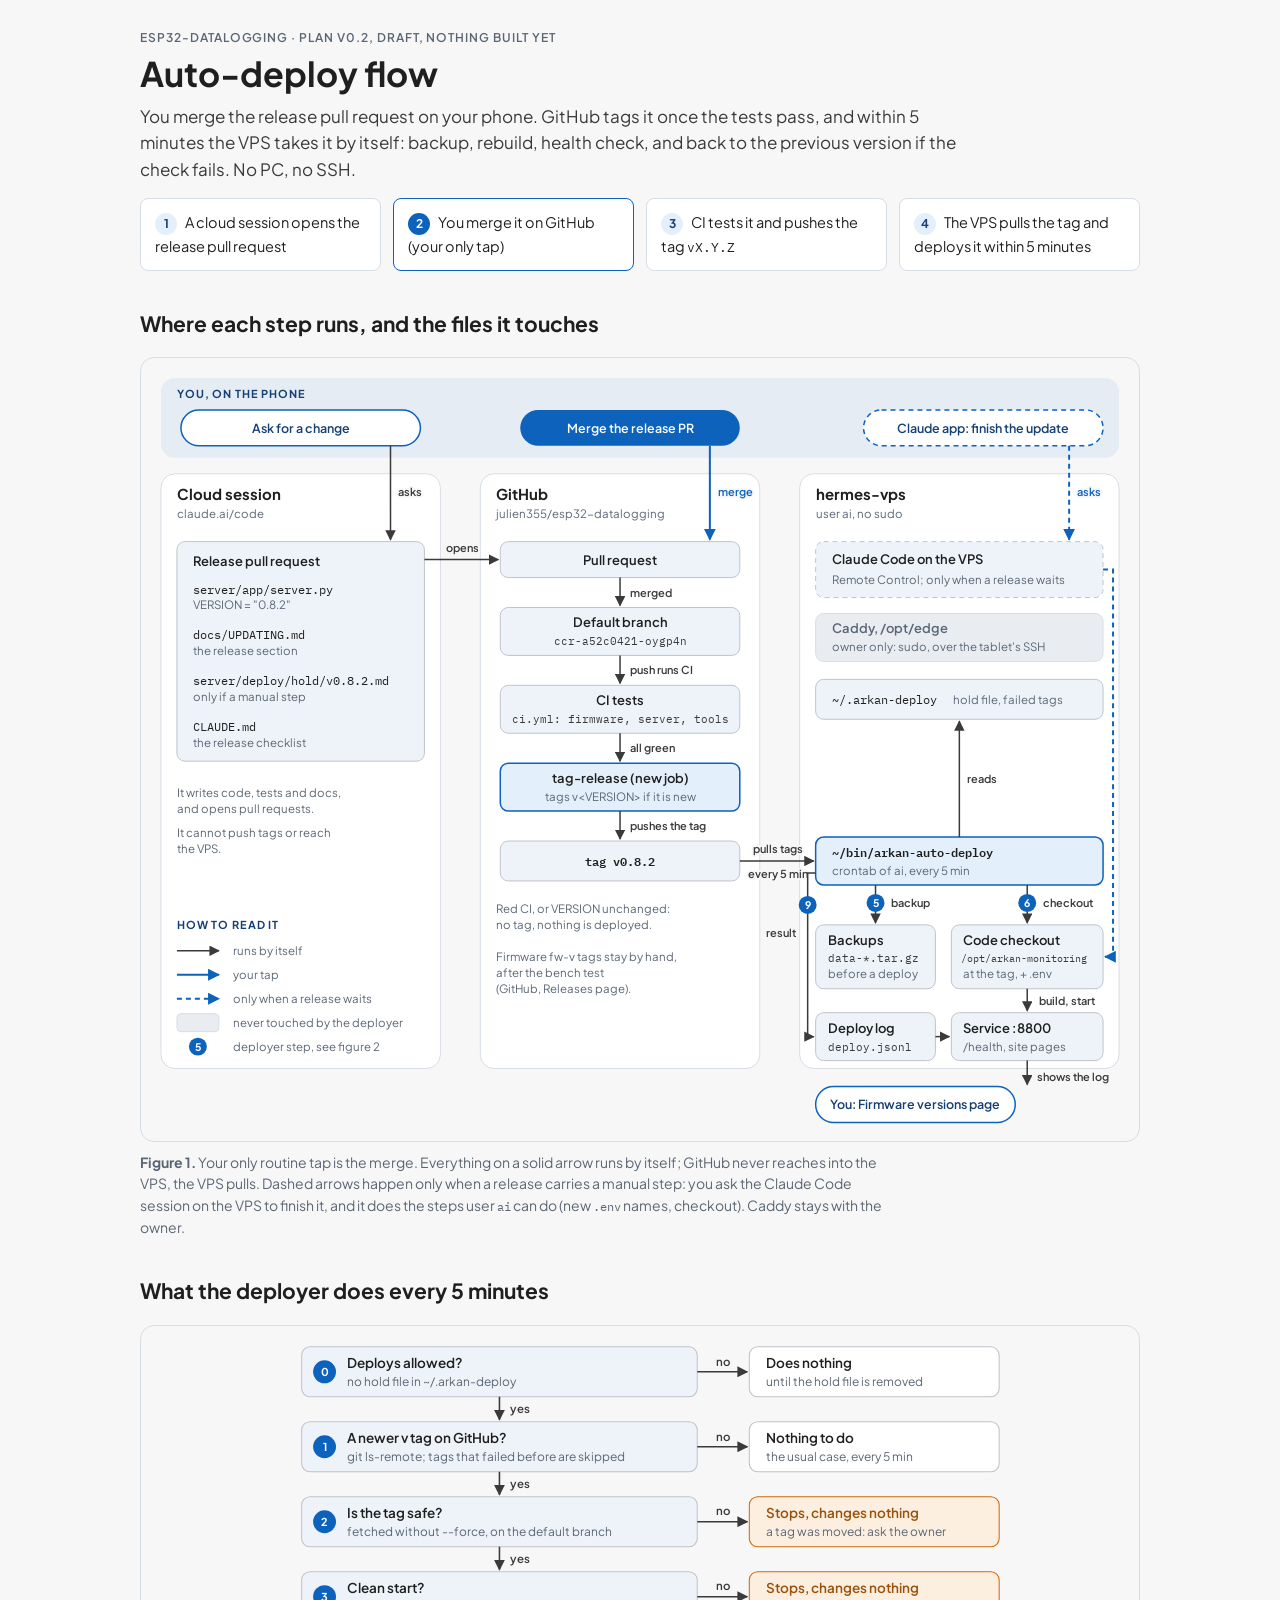
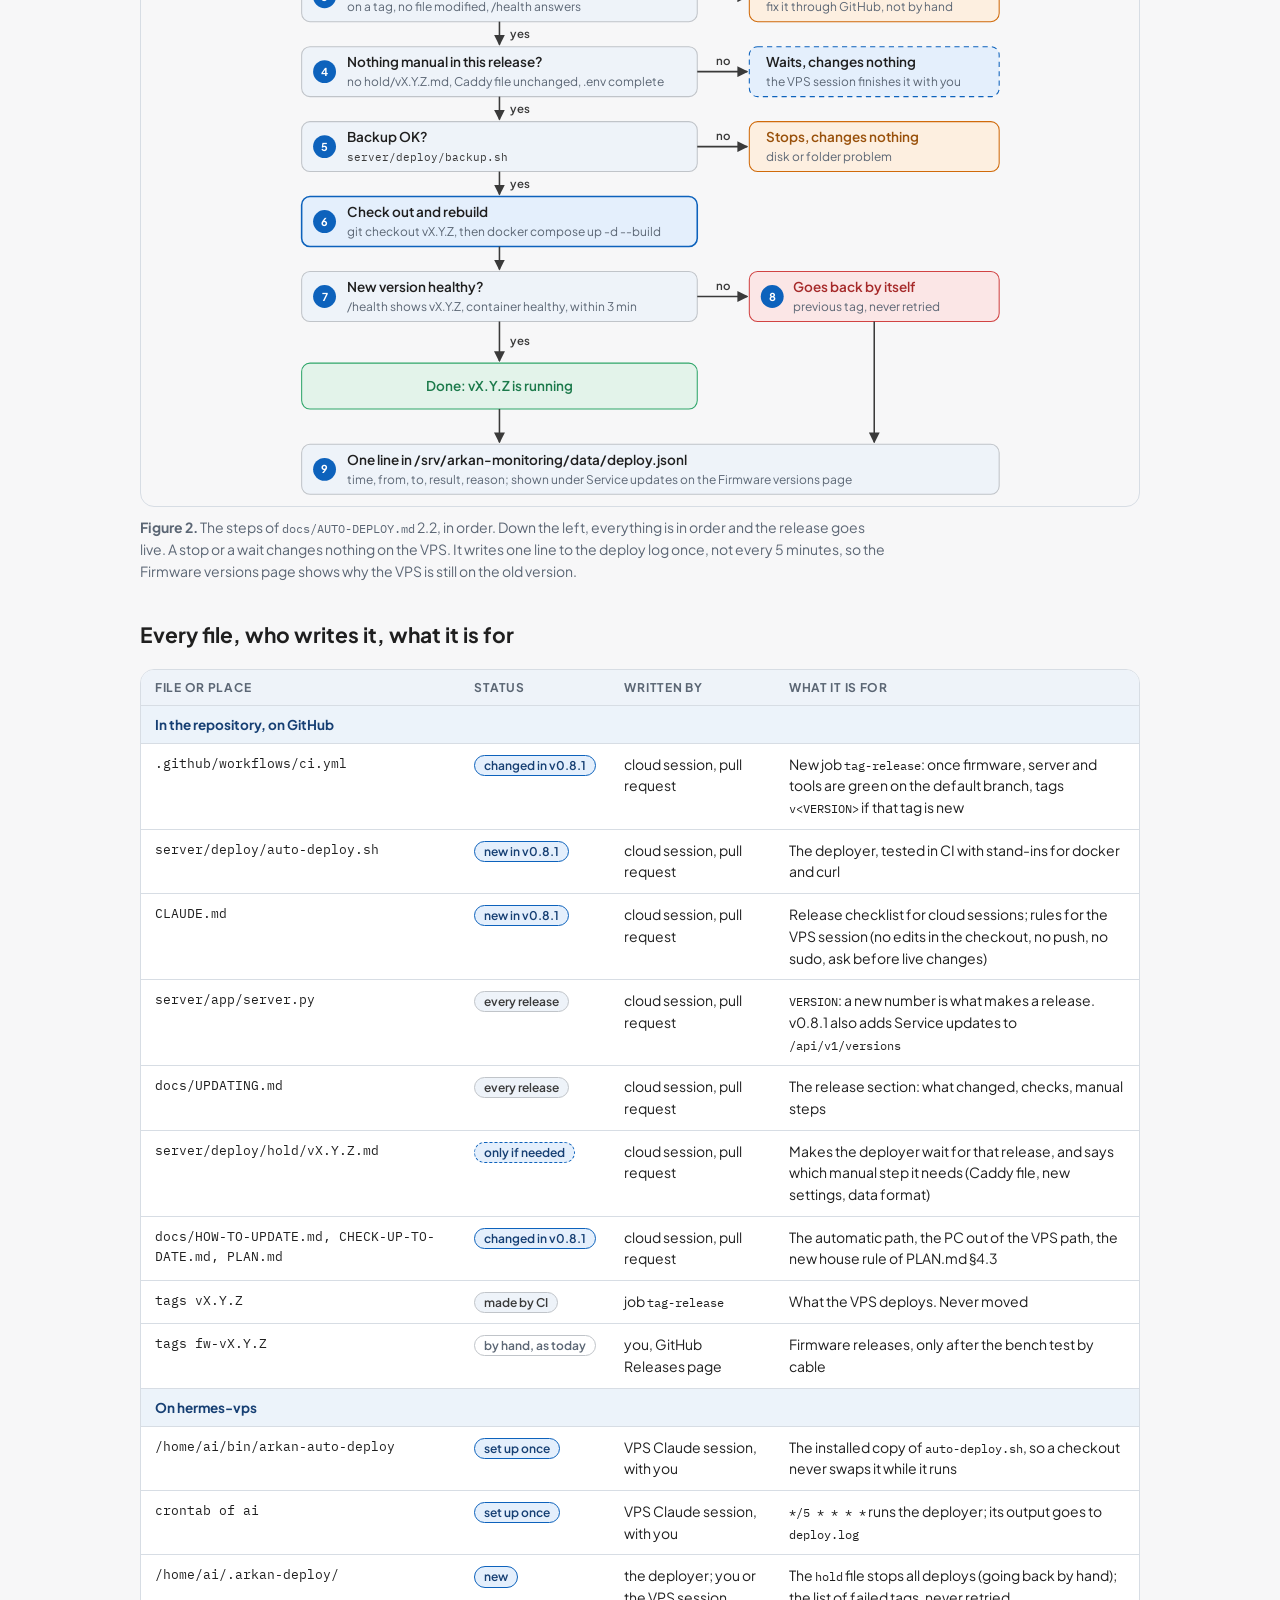
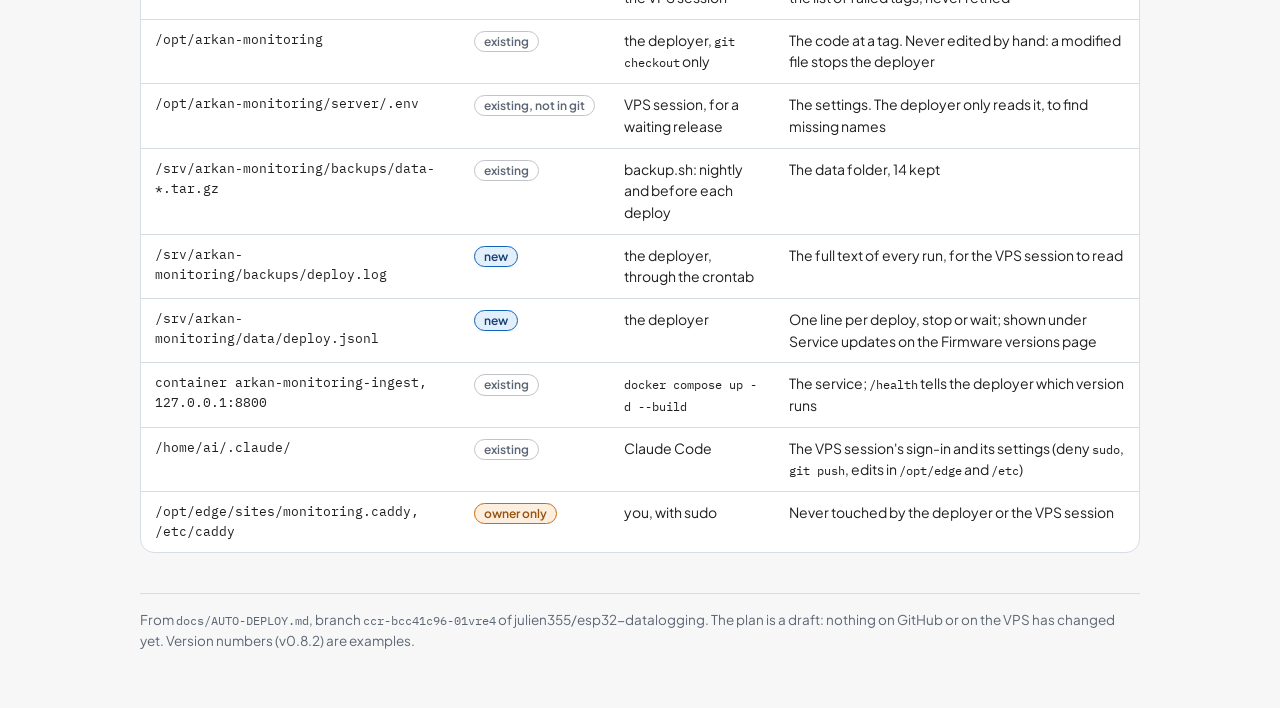
<file: docs/AUTO-DEPLOY-flow.html>
<!DOCTYPE html>
<html lang="en">
<head>
<meta charset="utf-8">
<meta name="viewport" content="width=device-width, initial-scale=1">
<title>Auto-deploy flow</title>
<link rel="preconnect" href="https://fonts.googleapis.com">
<link rel="preconnect" href="https://fonts.gstatic.com" crossorigin>
<link href="https://fonts.googleapis.com/css2?family=Plus+Jakarta+Sans:wght@400;600;700&family=IBM+Plex+Mono:wght@400;600&display=swap" rel="stylesheet">
<style>
/* Arkan UI kit tokens (server/app/arkan-ui/arkan-ui.css). Layout: one reading column, figures may scroll sideways on a phone. */
:root {
  --bg:#F7F7F8; --surface:#FFFFFF; --surface-2:#EEF3F9; --stage:#E9EDF2;
  --ink:#1F1F1F; --ink-2:#3A3A3A; --muted:#5B6674; --line:#D7DDE4; --line-2:#C0C4C9;
  --brand:#0D62BC; --brand-ink:#163F73; --brand-tint:#E4EFFC; --action:#0D62BC; --on-action:#FFFFFF;
  --good:#2FA66A; --good-ink:#1C7A4B; --good-bg:#E3F3EA;
  --warn:#D06A0A; --warn-ink:#99510B; --warn-bg:#FDEFE0;
  --crit:#D14343; --crit-ink:#A62A2A; --crit-bg:#FBE6E6;
  --area:rgba(13,98,188,.08);
  --font:'Plus Jakarta Sans',system-ui,-apple-system,'Segoe UI',Roboto,sans-serif;
  --mono:'IBM Plex Mono',ui-monospace,'SFMono-Regular',Menlo,Consolas,monospace;
  color-scheme: light;
}
@media (prefers-color-scheme: dark) { :root:not([data-theme="light"]) {
  --bg:#0E131A; --surface:#151C25; --surface-2:#1C2633; --stage:#0B1016;
  --ink:#F2F5F9; --ink-2:#D0D8E2; --muted:#98A4B4; --line:#283341; --line-2:#3A4657;
  --brand:#5AA2EC; --brand-ink:#AFCFF5; --brand-tint:#172F4C; --action:#2C77CC; --on-action:#FFFFFF;
  --good:#47BF81; --good-ink:#82DAAB; --good-bg:#12321F;
  --warn:#F5A04E; --warn-ink:#F7BE84; --warn-bg:#3A2613;
  --crit:#EE6B6B; --crit-ink:#F59B9B; --crit-bg:#3E1A1C;
  --area:rgba(90,162,236,.12);
  color-scheme: dark;
} }
:root[data-theme="dark"] {
  --bg:#0E131A; --surface:#151C25; --surface-2:#1C2633; --stage:#0B1016;
  --ink:#F2F5F9; --ink-2:#D0D8E2; --muted:#98A4B4; --line:#283341; --line-2:#3A4657;
  --brand:#5AA2EC; --brand-ink:#AFCFF5; --brand-tint:#172F4C; --action:#2C77CC; --on-action:#FFFFFF;
  --good:#47BF81; --good-ink:#82DAAB; --good-bg:#12321F;
  --warn:#F5A04E; --warn-ink:#F7BE84; --warn-bg:#3A2613;
  --crit:#EE6B6B; --crit-ink:#F59B9B; --crit-bg:#3E1A1C;
  --area:rgba(90,162,236,.12);
  color-scheme: dark;
}

* { box-sizing: border-box; }
html, body { margin: 0; }
body { background: var(--bg); color: var(--ink); font: 400 16px/1.55 var(--font); }
main { max-width: 1040px; margin: 0 auto; padding: 32px 20px 56px; display: grid; gap: 40px; }
header { display: grid; gap: 10px; }
header h1, header .lead { max-width: 68ch; }
.eyebrow { font: 600 12px/1 var(--font); letter-spacing: .08em; text-transform: uppercase; color: var(--muted); margin: 0; }
h1 { font: 700 34px/1.15 var(--font); margin: 0; text-wrap: balance; }
h2 { font: 700 21px/1.25 var(--font); margin: 0 0 6px; text-wrap: balance; }
p { margin: 0; }
.lead { font-size: 17px; color: var(--ink-2); }
code, .mono { font-family: var(--mono); font-size: .88em; }
section { display: grid; gap: 14px; }
.steps { display: grid; grid-template-columns: repeat(4, 1fr); gap: 12px; margin: 6px 0 0; padding: 0; list-style: none; counter-reset: s; }
.steps li { background: var(--surface); border: 1px solid var(--line); border-radius: 8px; padding: 12px 14px; font-size: 14.5px; counter-increment: s; }
.steps li::before { content: counter(s); display: inline-grid; place-items: center; width: 22px; height: 22px; border-radius: 50%; background: var(--brand-tint); color: var(--brand-ink); font: 700 12px/1 var(--font); margin-right: 8px; }
.steps li.you { border-color: var(--brand); }
@media (max-width: 820px) { .steps { grid-template-columns: repeat(2, 1fr); } }
@media (max-width: 440px) { .steps { grid-template-columns: 1fr; } }
.steps li.you::before { background: var(--action); color: var(--on-action); }

figure { margin: 0; display: grid; gap: 10px; }
.scroll { overflow-x: auto; -webkit-overflow-scrolling: touch; border: 1px solid var(--line); border-radius: 14px; background: var(--bg); }
.scroll svg { display: block; width: 100%; height: auto; }
.fig1 { min-width: 760px; }
.fig2 { min-width: 560px; max-width: 760px; margin: 0 auto; }
figcaption { font-size: 14px; color: var(--muted); max-width: 75ch; }
.hint { display: none; font-size: 13px; color: var(--muted); }
@media (max-width: 760px) { .hint { display: block; } }

/* Diagram marks, styled from the page tokens */
.lane { fill: var(--area); }
.col { fill: var(--surface); stroke: var(--line); }
.box { fill: var(--surface-2); stroke: var(--line-2); }
.box-key { fill: var(--brand-tint); stroke: var(--brand); stroke-width: 1.5; }
.box-grey { fill: var(--stage); stroke: var(--line); }
.dash { stroke-dasharray: 5 4; }
.chip { fill: var(--surface); stroke: var(--brand); stroke-width: 1.5; }
.chip-act { fill: var(--action); }
.s-good { fill: var(--good-bg); stroke: var(--good); }
.s-warn { fill: var(--warn-bg); stroke: var(--warn); }
.s-crit { fill: var(--crit-bg); stroke: var(--crit); }
.s-idle { fill: var(--surface); stroke: var(--line-2); }
.s-wait { fill: var(--brand-tint); stroke: var(--brand); stroke-dasharray: 5 4; }
.ln { stroke: var(--ink-2); stroke-width: 1.5; fill: none; }
.ln-b { stroke: var(--brand); stroke-width: 2; fill: none; }
.mk { fill: var(--ink-2); }
.mk-b { fill: var(--brand); }
.badge { fill: var(--brand); }
.t-badge { font: 700 10.5px var(--font); fill: var(--on-action); }
.t-lane { font: 700 11px var(--font); letter-spacing: .08em; text-transform: uppercase; fill: var(--brand-ink); }
.t-col { font: 700 15px var(--font); fill: var(--ink); }
.t-title { font: 600 13px var(--font); fill: var(--ink); }
.t-mono { font: 400 12px var(--mono); fill: var(--ink); }
.t-monob { font: 600 12.5px var(--mono); fill: var(--ink); }
.t-mono-s { font: 400 11px var(--mono); fill: var(--ink-2); }
.t-mono-xs { font: 400 10.5px var(--mono); fill: var(--ink-2); }
.t-note { font: 400 11.5px var(--font); fill: var(--muted); }
.t-edge { font: 600 11px var(--font); fill: var(--ink-2); }
.t-edge-b { font: 600 11px var(--font); fill: var(--brand); }
.t-chip { font: 600 12.5px var(--font); fill: var(--brand-ink); }
.t-chip-act { font: 600 12.5px var(--font); fill: var(--on-action); }
.t-grey { font: 600 13px var(--font); fill: var(--muted); }
.t-good { font: 600 13px var(--font); fill: var(--good-ink); }
.t-warn { font: 600 13px var(--font); fill: var(--warn-ink); }
.t-crit { font: 600 13px var(--font); fill: var(--crit-ink); }
.halo { paint-order: stroke; stroke: var(--bg); stroke-width: 4px; stroke-linejoin: round; }

/* File table */
.tablewrap { overflow-x: auto; border: 1px solid var(--line); border-radius: 14px; background: var(--surface); }
table { border-collapse: collapse; width: 100%; min-width: 680px; font-size: 14px; }
th, td { text-align: left; vertical-align: top; padding: 10px 14px; border-bottom: 1px solid var(--line); }
thead th { font: 700 12px var(--font); letter-spacing: .06em; text-transform: uppercase; color: var(--muted); background: var(--surface-2); }
tbody th[colspan] { font: 700 13.5px var(--font); color: var(--brand-ink); background: var(--area); }
td:first-child { font-family: var(--mono); font-size: 13px; width: 32%; overflow-wrap: anywhere; }
tr:last-child td { border-bottom: 0; }
.pill { display: inline-block; font: 600 12px/1.6 var(--font); padding: 0 9px; border-radius: 999px; white-space: nowrap; border: 1px solid transparent; }
.p-new { background: var(--brand-tint); color: var(--brand-ink); border-color: var(--brand); }
.p-rel { background: var(--surface-2); color: var(--ink-2); border-color: var(--line-2); }
.p-cond { background: var(--brand-tint); color: var(--brand-ink); border: 1px dashed var(--brand); }
.p-old { background: var(--surface); color: var(--muted); border-color: var(--line-2); }
.p-owner { background: var(--warn-bg); color: var(--warn-ink); border-color: var(--warn); }
footer { font-size: 13.5px; color: var(--muted); border-top: 1px solid var(--line); padding-top: 16px; }
a { color: var(--brand); }
a:focus-visible { outline: 2px solid var(--brand); outline-offset: 2px; }
</style>
</head>
<body>
<main>

<header>
  <p class="eyebrow">esp32-datalogging · plan v0.2, draft, nothing built yet</p>
  <h1>Auto-deploy flow</h1>
  <p class="lead">You merge the release pull request on your phone. GitHub tags it once the tests pass, and within 5 minutes the VPS takes it by itself: backup, rebuild, health check, and back to the previous version if the check fails. No PC, no SSH.</p>
  <ol class="steps" aria-label="The release in four steps">
    <li>A cloud session opens the release pull request</li>
    <li class="you">You merge it on GitHub (your only tap)</li>
    <li>CI tests it and pushes the tag <code>vX.Y.Z</code></li>
    <li>The VPS pulls the tag and deploys it within 5 minutes</li>
  </ol>
</header>

<section aria-labelledby="h-map">
  <h2 id="h-map">Where each step runs, and the files it touches</h2>
  <figure>
    <div class="scroll">
<svg class="fig1" viewBox="0 0 1000 784" role="img" aria-label="Release flow across three places. A cloud session opens a release pull request. You merge it on GitHub. CI tests it and the new tag-release job pushes the tag. On hermes-vps the deployer, run every 5 minutes by the crontab of user ai, pulls the tag, backs up, checks out, rebuilds the service and writes one line to the deploy log, which the Firmware versions page shows. The Claude Code session on the VPS only finishes releases that wait for a manual step. Caddy stays with the owner.">
  <defs>
    <marker id="f1-ah" viewBox="0 0 10 10" refX="9" refY="5" markerWidth="7" markerHeight="7" orient="auto-start-reverse"><path class="mk" d="M0,0 L10,5 L0,10 z"/></marker>
    <marker id="f1-ahb" viewBox="0 0 10 10" refX="9" refY="5" markerWidth="6" markerHeight="6" orient="auto-start-reverse"><path class="mk-b" d="M0,0 L10,5 L0,10 z"/></marker>
  </defs>

  <!-- You, on the phone -->
  <rect class="lane" x="20" y="20" width="960" height="80" rx="14"/>
  <text class="t-lane" x="36" y="40">You, on the phone</text>
  <rect class="chip" x="40" y="52" width="240" height="36" rx="18"/>
  <text class="t-chip" x="160" y="75" text-anchor="middle">Ask for a change</text>
  <rect class="chip-act" x="380" y="52" width="220" height="36" rx="18"/>
  <text class="t-chip-act" x="490" y="75" text-anchor="middle">Merge the release PR</text>
  <rect class="chip dash" x="724" y="52" width="240" height="36" rx="18"/>
  <text class="t-chip" x="844" y="75" text-anchor="middle">Claude app: finish the update</text>

  <!-- Columns -->
  <rect class="col" x="20" y="116" width="280" height="596" rx="14"/>
  <rect class="col" x="340" y="116" width="280" height="596" rx="14"/>
  <rect class="col" x="660" y="116" width="320" height="596" rx="14"/>
  <text class="t-col" x="36" y="142">Cloud session</text>
  <text class="t-note" x="36" y="160">claude.ai/code</text>
  <text class="t-col" x="356" y="142">GitHub</text>
  <text class="t-note" x="356" y="160">julien355/esp32-datalogging</text>
  <text class="t-col" x="676" y="142">hermes-vps</text>
  <text class="t-note" x="676" y="160">user ai, no sudo</text>

  <!-- Taps into the columns -->
  <path class="ln" d="M250,88 V182" marker-end="url(#f1-ah)"/>
  <text class="t-edge halo" x="258" y="138">asks</text>
  <path class="ln-b" d="M570,88 V182" marker-end="url(#f1-ahb)"/>
  <text class="t-edge-b halo" x="578" y="138">merge</text>
  <path class="ln-b dash" d="M930,88 V182" marker-end="url(#f1-ahb)"/>
  <text class="t-edge-b halo" x="938" y="138">asks</text>

  <!-- Cloud session: the release pull request -->
  <rect class="box" x="36" y="184" width="248" height="220" rx="8"/>
  <text class="t-title" x="52" y="208">Release pull request</text>
  <text class="t-mono" x="52" y="236">server/app/server.py</text>
  <text class="t-note" x="52" y="252">VERSION = "0.8.2"</text>
  <text class="t-mono" x="52" y="282">docs/UPDATING.md</text>
  <text class="t-note" x="52" y="298">the release section</text>
  <text class="t-mono" x="52" y="328">server/deploy/hold/v0.8.2.md</text>
  <text class="t-note" x="52" y="344">only if a manual step</text>
  <text class="t-mono" x="52" y="374">CLAUDE.md</text>
  <text class="t-note" x="52" y="390">the release checklist</text>

  <text class="t-note" x="36" y="440">It writes code, tests and docs,</text>
  <text class="t-note" x="36" y="456">and opens pull requests.</text>
  <text class="t-note" x="36" y="480">It cannot push tags or reach</text>
  <text class="t-note" x="36" y="496">the VPS.</text>

  <!-- Legend -->
  <text class="t-lane" x="36" y="572">How to read it</text>
  <path class="ln" d="M36,594 H78" marker-end="url(#f1-ah)"/>
  <text class="t-note" x="92" y="598">runs by itself</text>
  <path class="ln-b" d="M36,618 H78" marker-end="url(#f1-ahb)"/>
  <text class="t-note" x="92" y="622">your tap</text>
  <path class="ln-b dash" d="M36,642 H78" marker-end="url(#f1-ahb)"/>
  <text class="t-note" x="92" y="646">only when a release waits</text>
  <rect class="box-grey" x="36" y="657" width="42" height="18" rx="4"/>
  <text class="t-note" x="92" y="670">never touched by the deployer</text>
  <circle class="badge" cx="57" cy="690" r="9"/>
  <text class="t-badge" x="57" y="694" text-anchor="middle">5</text>
  <text class="t-note" x="92" y="694">deployer step, see figure 2</text>

  <!-- R to PR -->
  <path class="ln" d="M284,202 H358" marker-end="url(#f1-ah)"/>
  <text class="t-edge halo" x="322" y="194" text-anchor="middle">opens</text>

  <!-- GitHub column -->
  <rect class="box" x="360" y="184" width="240" height="36" rx="8"/>
  <text class="t-title" x="480" y="207" text-anchor="middle">Pull request</text>
  <rect class="box" x="360" y="250" width="240" height="48" rx="8"/>
  <text class="t-title" x="480" y="270" text-anchor="middle">Default branch</text>
  <text class="t-mono-s" x="480" y="288" text-anchor="middle">ccr-a52c0421-oygp4n</text>
  <rect class="box" x="360" y="328" width="240" height="48" rx="8"/>
  <text class="t-title" x="480" y="348" text-anchor="middle">CI tests</text>
  <text class="t-mono-s" x="480" y="366" text-anchor="middle">ci.yml: firmware, server, tools</text>
  <rect class="box-key" x="360" y="406" width="240" height="48" rx="8"/>
  <text class="t-title" x="480" y="426" text-anchor="middle">tag-release (new job)</text>
  <text class="t-note" x="480" y="444" text-anchor="middle">tags v&lt;VERSION&gt; if it is new</text>
  <rect class="box" x="360" y="484" width="240" height="40" rx="8"/>
  <text class="t-monob" x="480" y="509" text-anchor="middle">tag v0.8.2</text>

  <path class="ln" d="M480,220 V248" marker-end="url(#f1-ah)"/>
  <text class="t-edge" x="490" y="239">merged</text>
  <path class="ln" d="M480,298 V326" marker-end="url(#f1-ah)"/>
  <text class="t-edge" x="490" y="317">push runs CI</text>
  <path class="ln" d="M480,376 V404" marker-end="url(#f1-ah)"/>
  <text class="t-edge" x="490" y="395">all green</text>
  <path class="ln" d="M480,454 V482" marker-end="url(#f1-ah)"/>
  <text class="t-edge" x="490" y="473">pushes the tag</text>

  <text class="t-note" x="356" y="556">Red CI, or VERSION unchanged:</text>
  <text class="t-note" x="356" y="572">no tag, nothing is deployed.</text>
  <text class="t-note" x="356" y="604">Firmware fw-v tags stay by hand,</text>
  <text class="t-note" x="356" y="620">after the bench test</text>
  <text class="t-note" x="356" y="636">(GitHub, Releases page).</text>

  <!-- Tag pulled by the VPS -->
  <path class="ln" d="M600,504 H674" marker-end="url(#f1-ah)"/>
  <text class="t-edge halo" x="638" y="496" text-anchor="middle">pulls tags</text>
  <text class="t-edge halo" x="638" y="521" text-anchor="middle">every 5 min</text>

  <!-- hermes-vps column -->
  <rect class="box dash" x="676" y="184" width="288" height="56" rx="8"/>
  <text class="t-title" x="692" y="206">Claude Code on the VPS</text>
  <text class="t-note" x="692" y="226">Remote Control; only when a release waits</text>

  <rect class="box-grey" x="676" y="256" width="288" height="48" rx="8"/>
  <text class="t-grey" x="692" y="276">Caddy, /opt/edge</text>
  <text class="t-note" x="692" y="294">owner only: sudo, over the tablet's SSH</text>

  <rect class="box" x="676" y="322" width="288" height="40" rx="8"/>
  <text class="t-mono" x="692" y="347">~/.arkan-deploy</text>
  <text class="t-note" x="814" y="347">hold file, failed tags</text>

  <rect class="box-key" x="676" y="480" width="288" height="48" rx="8"/>
  <text class="t-monob" x="692" y="500">~/bin/arkan-auto-deploy</text>
  <text class="t-note" x="692" y="518">crontab of ai, every 5 min</text>

  <path class="ln" d="M820,480 V364" marker-end="url(#f1-ah)"/>
  <text class="t-edge" x="828" y="426">reads</text>

  <rect class="box" x="676" y="568" width="120" height="64" rx="8"/>
  <text class="t-title" x="688" y="588">Backups</text>
  <text class="t-mono-s" x="688" y="605">data-*.tar.gz</text>
  <text class="t-note" x="688" y="621">before a deploy</text>

  <rect class="box" x="812" y="568" width="152" height="64" rx="8"/>
  <text class="t-title" x="824" y="588">Code checkout</text>
  <text class="t-mono-xs" x="822" y="605">/opt/arkan-monitoring</text>
  <text class="t-note" x="824" y="621">at the tag, + .env</text>

  <rect class="box" x="676" y="656" width="120" height="48" rx="8"/>
  <text class="t-title" x="688" y="676">Deploy log</text>
  <text class="t-mono-s" x="688" y="694">deploy.jsonl</text>

  <rect class="box" x="812" y="656" width="152" height="48" rx="8"/>
  <text class="t-title" x="824" y="676">Service :8800</text>
  <text class="t-note" x="824" y="694">/health, site pages</text>

  <!-- Deployer actions -->
  <path class="ln" d="M736,528 V566" marker-end="url(#f1-ah)"/>
  <circle class="badge" cx="736" cy="546" r="9"/>
  <text class="t-badge" x="736" y="550" text-anchor="middle">5</text>
  <text class="t-edge" x="752" y="550">backup</text>
  <path class="ln" d="M888,528 V566" marker-end="url(#f1-ah)"/>
  <circle class="badge" cx="888" cy="546" r="9"/>
  <text class="t-badge" x="888" y="550" text-anchor="middle">6</text>
  <text class="t-edge" x="904" y="550">checkout</text>
  <path class="ln" d="M888,632 V654" marker-end="url(#f1-ah)"/>
  <text class="t-edge" x="900" y="648">build, start</text>
  <path class="ln" d="M676,516 H668 V680 H674" marker-end="url(#f1-ah)"/>
  <circle class="badge" cx="668" cy="548" r="9"/>
  <text class="t-badge" x="668" y="552" text-anchor="middle">9</text>
  <text class="t-edge halo" x="641" y="580" text-anchor="middle">result</text>
  <path class="ln" d="M796,680 H810" marker-end="url(#f1-ah)"/>

  <!-- Waiting release: the VPS session does the user-level steps -->
  <path class="ln-b dash" d="M964,212 H974 V600 H966" marker-end="url(#f1-ahb)"/>

  <!-- You read the result -->
  <path class="ln" d="M888,704 V728" marker-end="url(#f1-ah)"/>
  <text class="t-edge halo" x="898" y="724">shows the log</text>
  <rect class="chip" x="676" y="730" width="200" height="36" rx="18"/>
  <text class="t-chip" x="776" y="753" text-anchor="middle">You: Firmware versions page</text>
</svg>
    </div>
    <p class="hint">Swipe sideways to see the whole figure.</p>
    <figcaption><strong>Figure 1.</strong> Your only routine tap is the merge. Everything on a solid arrow runs by itself; GitHub never reaches into the VPS, the VPS pulls. Dashed arrows happen only when a release carries a manual step: you ask the Claude Code session on the VPS to finish it, and it does the steps user <code>ai</code> can do (new <code>.env</code> names, checkout). Caddy stays with the owner.</figcaption>
  </figure>
</section>

<section aria-labelledby="h-logic">
  <h2 id="h-logic">What the deployer does every 5 minutes</h2>
  <figure>
    <div class="scroll">
<svg class="fig2" viewBox="0 0 730 750" role="img" aria-label="The deployer's checks in order. 0 deploys allowed, 1 a newer v tag, 2 the tag is safe, 3 clean start, 4 nothing manual in the release, 5 backup. If any answer is no it stops or waits and changes nothing. Then 6 checkout and rebuild, 7 health check: if healthy the new version runs, if not, 8 it goes back to the previous tag and marks the new tag failed. 9 one line in the deploy log.">
  <defs>
    <marker id="f2-ah" viewBox="0 0 10 10" refX="9" refY="5" markerWidth="7" markerHeight="7" orient="auto-start-reverse"><path class="mk" d="M0,0 L10,5 L0,10 z"/></marker>
  </defs>

  <!-- Main path -->
  <rect class="box" x="40" y="20" width="380" height="48" rx="8"/>
  <circle class="badge" cx="62" cy="44" r="11"/><text class="t-badge" x="62" y="48" text-anchor="middle">0</text>
  <text class="t-title" x="84" y="40">Deploys allowed?</text>
  <text class="t-note" x="84" y="58">no hold file in ~/.arkan-deploy</text>

  <rect class="box" x="40" y="92" width="380" height="48" rx="8"/>
  <circle class="badge" cx="62" cy="116" r="11"/><text class="t-badge" x="62" y="120" text-anchor="middle">1</text>
  <text class="t-title" x="84" y="112">A newer v tag on GitHub?</text>
  <text class="t-note" x="84" y="130">git ls-remote; tags that failed before are skipped</text>

  <rect class="box" x="40" y="164" width="380" height="48" rx="8"/>
  <circle class="badge" cx="62" cy="188" r="11"/><text class="t-badge" x="62" y="192" text-anchor="middle">2</text>
  <text class="t-title" x="84" y="184">Is the tag safe?</text>
  <text class="t-note" x="84" y="202">fetched without --force, on the default branch</text>

  <rect class="box" x="40" y="236" width="380" height="48" rx="8"/>
  <circle class="badge" cx="62" cy="260" r="11"/><text class="t-badge" x="62" y="264" text-anchor="middle">3</text>
  <text class="t-title" x="84" y="256">Clean start?</text>
  <text class="t-note" x="84" y="274">on a tag, no file modified, /health answers</text>

  <rect class="box" x="40" y="308" width="380" height="48" rx="8"/>
  <circle class="badge" cx="62" cy="332" r="11"/><text class="t-badge" x="62" y="336" text-anchor="middle">4</text>
  <text class="t-title" x="84" y="328">Nothing manual in this release?</text>
  <text class="t-note" x="84" y="346">no hold/vX.Y.Z.md, Caddy file unchanged, .env complete</text>

  <rect class="box" x="40" y="380" width="380" height="48" rx="8"/>
  <circle class="badge" cx="62" cy="404" r="11"/><text class="t-badge" x="62" y="408" text-anchor="middle">5</text>
  <text class="t-title" x="84" y="400">Backup OK?</text>
  <text class="t-mono-s" x="84" y="418">server/deploy/backup.sh</text>

  <rect class="box-key" x="40" y="452" width="380" height="48" rx="8"/>
  <circle class="badge" cx="62" cy="476" r="11"/><text class="t-badge" x="62" y="480" text-anchor="middle">6</text>
  <text class="t-title" x="84" y="472">Check out and rebuild</text>
  <text class="t-note" x="84" y="490">git checkout vX.Y.Z, then docker compose up -d --build</text>

  <rect class="box" x="40" y="524" width="380" height="48" rx="8"/>
  <circle class="badge" cx="62" cy="548" r="11"/><text class="t-badge" x="62" y="552" text-anchor="middle">7</text>
  <text class="t-title" x="84" y="544">New version healthy?</text>
  <text class="t-note" x="84" y="562">/health shows vX.Y.Z, container healthy, within 3 min</text>

  <rect class="s-good" x="40" y="612" width="380" height="44" rx="8"/>
  <text class="t-good" x="230" y="639" text-anchor="middle">Done: vX.Y.Z is running</text>

  <rect class="box" x="40" y="690" width="670" height="48" rx="8"/>
  <circle class="badge" cx="62" cy="714" r="11"/><text class="t-badge" x="62" y="718" text-anchor="middle">9</text>
  <text class="t-title" x="84" y="710">One line in /srv/arkan-monitoring/data/deploy.jsonl</text>
  <text class="t-note" x="84" y="728">time, from, to, result, reason; shown under Service updates on the Firmware versions page</text>

  <!-- Down arrows: yes -->
  <path class="ln" d="M230,68 V90" marker-end="url(#f2-ah)"/><text class="t-edge" x="240" y="84">yes</text>
  <path class="ln" d="M230,140 V162" marker-end="url(#f2-ah)"/><text class="t-edge" x="240" y="156">yes</text>
  <path class="ln" d="M230,212 V234" marker-end="url(#f2-ah)"/><text class="t-edge" x="240" y="228">yes</text>
  <path class="ln" d="M230,284 V306" marker-end="url(#f2-ah)"/><text class="t-edge" x="240" y="300">yes</text>
  <path class="ln" d="M230,356 V378" marker-end="url(#f2-ah)"/><text class="t-edge" x="240" y="372">yes</text>
  <path class="ln" d="M230,428 V450" marker-end="url(#f2-ah)"/><text class="t-edge" x="240" y="444">yes</text>
  <path class="ln" d="M230,500 V522" marker-end="url(#f2-ah)"/>
  <path class="ln" d="M230,572 V610" marker-end="url(#f2-ah)"/><text class="t-edge" x="240" y="595">yes</text>
  <path class="ln" d="M230,656 V688" marker-end="url(#f2-ah)"/>

  <!-- Exits: no -->
  <rect class="s-idle" x="470" y="20" width="240" height="48" rx="8"/>
  <text class="t-title" x="486" y="40">Does nothing</text>
  <text class="t-note" x="486" y="58">until the hold file is removed</text>
  <rect class="s-idle" x="470" y="92" width="240" height="48" rx="8"/>
  <text class="t-title" x="486" y="112">Nothing to do</text>
  <text class="t-note" x="486" y="130">the usual case, every 5 min</text>
  <rect class="s-warn" x="470" y="164" width="240" height="48" rx="8"/>
  <text class="t-warn" x="486" y="184">Stops, changes nothing</text>
  <text class="t-note" x="486" y="202">a tag was moved: ask the owner</text>
  <rect class="s-warn" x="470" y="236" width="240" height="48" rx="8"/>
  <text class="t-warn" x="486" y="256">Stops, changes nothing</text>
  <text class="t-note" x="486" y="274">fix it through GitHub, not by hand</text>
  <rect class="s-wait" x="470" y="308" width="240" height="48" rx="8"/>
  <text class="t-title" x="486" y="328">Waits, changes nothing</text>
  <text class="t-note" x="486" y="346">the VPS session finishes it with you</text>
  <rect class="s-warn" x="470" y="380" width="240" height="48" rx="8"/>
  <text class="t-warn" x="486" y="400">Stops, changes nothing</text>
  <text class="t-note" x="486" y="418">disk or folder problem</text>
  <rect class="s-crit" x="470" y="524" width="240" height="48" rx="8"/>
  <circle class="badge" cx="492" cy="548" r="11"/><text class="t-badge" x="492" y="552" text-anchor="middle">8</text>
  <text class="t-crit" x="512" y="544">Goes back by itself</text>
  <text class="t-note" x="512" y="562">previous tag, never retried</text>

  <path class="ln" d="M420,44 H468" marker-end="url(#f2-ah)"/><text class="t-edge" x="445" y="38" text-anchor="middle">no</text>
  <path class="ln" d="M420,116 H468" marker-end="url(#f2-ah)"/><text class="t-edge" x="445" y="110" text-anchor="middle">no</text>
  <path class="ln" d="M420,188 H468" marker-end="url(#f2-ah)"/><text class="t-edge" x="445" y="182" text-anchor="middle">no</text>
  <path class="ln" d="M420,260 H468" marker-end="url(#f2-ah)"/><text class="t-edge" x="445" y="254" text-anchor="middle">no</text>
  <path class="ln" d="M420,332 H468" marker-end="url(#f2-ah)"/><text class="t-edge" x="445" y="326" text-anchor="middle">no</text>
  <path class="ln" d="M420,404 H468" marker-end="url(#f2-ah)"/><text class="t-edge" x="445" y="398" text-anchor="middle">no</text>
  <path class="ln" d="M420,548 H468" marker-end="url(#f2-ah)"/><text class="t-edge" x="445" y="542" text-anchor="middle">no</text>
  <path class="ln" d="M590,572 V688" marker-end="url(#f2-ah)"/>
</svg>
    </div>
    <figcaption><strong>Figure 2.</strong> The steps of <code>docs/AUTO-DEPLOY.md</code> 2.2, in order. Down the left, everything is in order and the release goes live. A stop or a wait changes nothing on the VPS. It writes one line to the deploy log once, not every 5 minutes, so the Firmware versions page shows why the VPS is still on the old version.</figcaption>
  </figure>
</section>

<section aria-labelledby="h-files">
  <h2 id="h-files">Every file, who writes it, what it is for</h2>
  <div class="tablewrap">
    <table>
      <thead>
        <tr><th scope="col">File or place</th><th scope="col">Status</th><th scope="col">Written by</th><th scope="col">What it is for</th></tr>
      </thead>
      <tbody>
        <tr><th colspan="4" scope="colgroup">In the repository, on GitHub</th></tr>
        <tr><td>.github/workflows/ci.yml</td><td><span class="pill p-new">changed in v0.8.1</span></td><td>cloud session, pull request</td><td>New job <code>tag-release</code>: once firmware, server and tools are green on the default branch, tags <code>v&lt;VERSION&gt;</code> if that tag is new</td></tr>
        <tr><td>server/deploy/auto-deploy.sh</td><td><span class="pill p-new">new in v0.8.1</span></td><td>cloud session, pull request</td><td>The deployer, tested in CI with stand-ins for docker and curl</td></tr>
        <tr><td>CLAUDE.md</td><td><span class="pill p-new">new in v0.8.1</span></td><td>cloud session, pull request</td><td>Release checklist for cloud sessions; rules for the VPS session (no edits in the checkout, no push, no sudo, ask before live changes)</td></tr>
        <tr><td>server/app/server.py</td><td><span class="pill p-rel">every release</span></td><td>cloud session, pull request</td><td><code>VERSION</code>: a new number is what makes a release. v0.8.1 also adds Service updates to <code>/api/v1/versions</code></td></tr>
        <tr><td>docs/UPDATING.md</td><td><span class="pill p-rel">every release</span></td><td>cloud session, pull request</td><td>The release section: what changed, checks, manual steps</td></tr>
        <tr><td>server/deploy/hold/vX.Y.Z.md</td><td><span class="pill p-cond">only if needed</span></td><td>cloud session, pull request</td><td>Makes the deployer wait for that release, and says which manual step it needs (Caddy file, new settings, data format)</td></tr>
        <tr><td>docs/HOW-TO-UPDATE.md, CHECK-UP-TO-DATE.md, PLAN.md</td><td><span class="pill p-new">changed in v0.8.1</span></td><td>cloud session, pull request</td><td>The automatic path, the PC out of the VPS path, the new house rule of PLAN.md §4.3</td></tr>
        <tr><td>tags vX.Y.Z</td><td><span class="pill p-rel">made by CI</span></td><td>job <code>tag-release</code></td><td>What the VPS deploys. Never moved</td></tr>
        <tr><td>tags fw-vX.Y.Z</td><td><span class="pill p-old">by hand, as today</span></td><td>you, GitHub Releases page</td><td>Firmware releases, only after the bench test by cable</td></tr>

        <tr><th colspan="4" scope="colgroup">On hermes-vps</th></tr>
        <tr><td>/home/ai/bin/arkan-auto-deploy</td><td><span class="pill p-new">set up once</span></td><td>VPS Claude session, with you</td><td>The installed copy of <code>auto-deploy.sh</code>, so a checkout never swaps it while it runs</td></tr>
        <tr><td>crontab of ai</td><td><span class="pill p-new">set up once</span></td><td>VPS Claude session, with you</td><td><code>*/5 * * * *</code> runs the deployer; its output goes to <code>deploy.log</code></td></tr>
        <tr><td>/home/ai/.arkan-deploy/</td><td><span class="pill p-new">new</span></td><td>the deployer; you or the VPS session</td><td>The <code>hold</code> file stops all deploys (going back by hand); the list of failed tags, never retried</td></tr>
        <tr><td>/opt/arkan-monitoring</td><td><span class="pill p-old">existing</span></td><td>the deployer, <code>git checkout</code> only</td><td>The code at a tag. Never edited by hand: a modified file stops the deployer</td></tr>
        <tr><td>/opt/arkan-monitoring/server/.env</td><td><span class="pill p-old">existing, not in git</span></td><td>VPS session, for a waiting release</td><td>The settings. The deployer only reads it, to find missing names</td></tr>
        <tr><td>/srv/arkan-monitoring/backups/data-*.tar.gz</td><td><span class="pill p-old">existing</span></td><td>backup.sh: nightly and before each deploy</td><td>The data folder, 14 kept</td></tr>
        <tr><td>/srv/arkan-monitoring/backups/deploy.log</td><td><span class="pill p-new">new</span></td><td>the deployer, through the crontab</td><td>The full text of every run, for the VPS session to read</td></tr>
        <tr><td>/srv/arkan-monitoring/data/deploy.jsonl</td><td><span class="pill p-new">new</span></td><td>the deployer</td><td>One line per deploy, stop or wait; shown under Service updates on the Firmware versions page</td></tr>
        <tr><td>container arkan-monitoring-ingest, 127.0.0.1:8800</td><td><span class="pill p-old">existing</span></td><td><code>docker compose up -d --build</code></td><td>The service; <code>/health</code> tells the deployer which version runs</td></tr>
        <tr><td>/home/ai/.claude/</td><td><span class="pill p-old">existing</span></td><td>Claude Code</td><td>The VPS session's sign-in and its settings (deny <code>sudo</code>, <code>git push</code>, edits in <code>/opt/edge</code> and <code>/etc</code>)</td></tr>
        <tr><td>/opt/edge/sites/monitoring.caddy, /etc/caddy</td><td><span class="pill p-owner">owner only</span></td><td>you, with sudo</td><td>Never touched by the deployer or the VPS session</td></tr>
      </tbody>
    </table>
  </div>
</section>

<footer>
  From <code>docs/AUTO-DEPLOY.md</code>, branch <code>ccr-bcc41c96-01vre4</code> of julien355/esp32-datalogging. The plan is a draft: nothing on GitHub or on the VPS has changed yet. Version numbers (v0.8.2) are examples.
</footer>

</main>
</body>
</html>
</file>
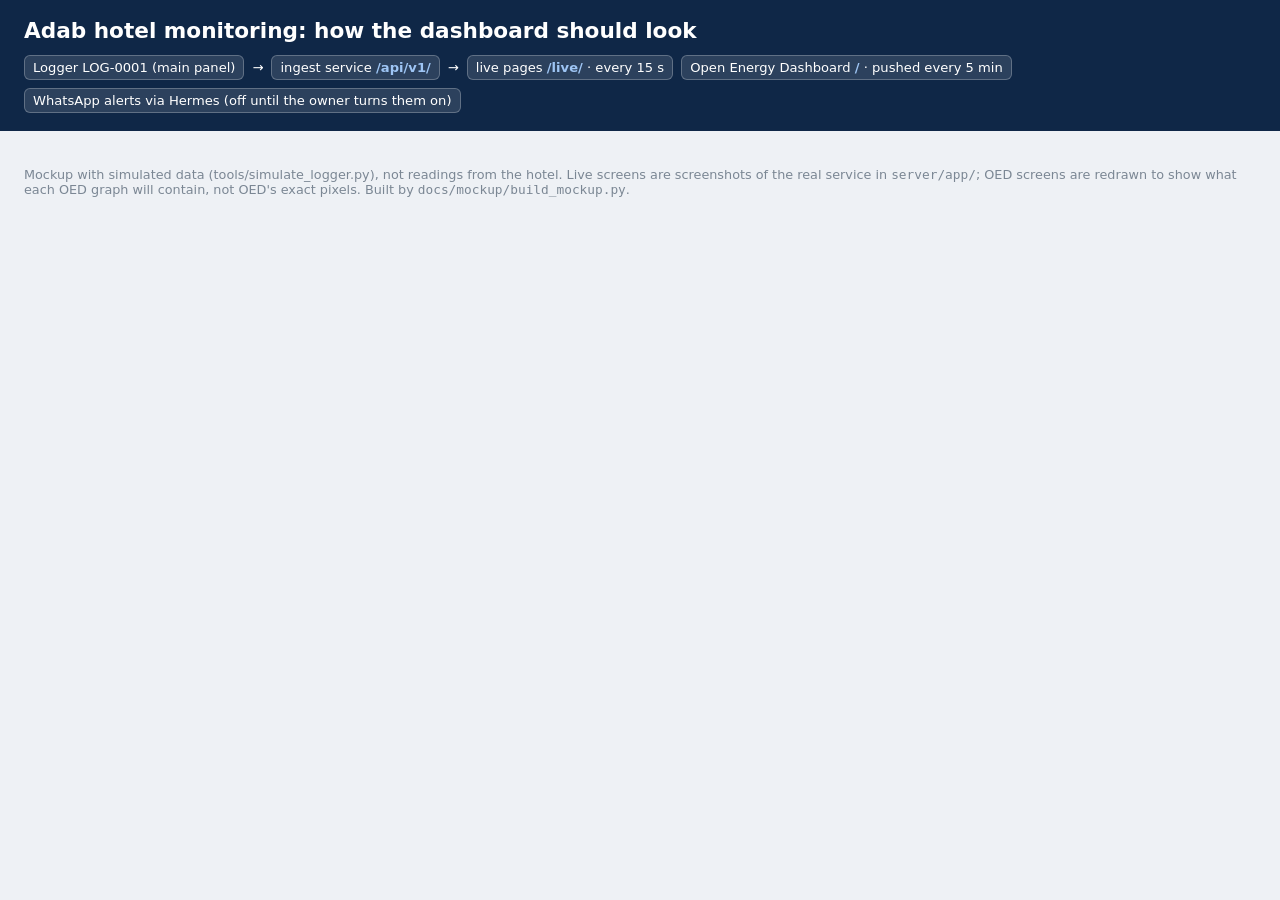
<file: docs/mockup/template.html>
<!DOCTYPE html>
<html lang="en">
<head>
<meta charset="utf-8">
<meta name="viewport" content="width=device-width,initial-scale=1">
<title>Adab monitoring: dashboard mockup</title>
<style>
  :root{color-scheme:light;--ink:#1f2933;--ink2:#52606d;--muted:#7b8794;--line:#e4e7eb;--bg:#eef1f5;--card:#fff;
    --navy:#0f2747;--s1:#2a78d6;--s2:#eb6834;--good:#127a3a;--bad:#b42318}
  *{box-sizing:border-box}
  body{margin:0;font-family:system-ui,-apple-system,"Segoe UI",sans-serif;color:var(--ink);background:var(--bg)}
  .top{background:var(--navy);color:#fff;padding:18px 24px}
  .top h1{margin:0 0 4px;font-size:1.35rem}
  .top p{margin:0;color:#cfe0ff;font-size:.92rem;max-width:980px;line-height:1.45}
  .flow{display:flex;flex-wrap:wrap;gap:8px;align-items:center;margin-top:12px;font-size:.82rem}
  .flow span{background:rgba(255,255,255,.12);border:1px solid rgba(255,255,255,.25);border-radius:6px;padding:4px 8px}
  .flow b{color:#9ec5f4;font-weight:600}
  .wrap{display:grid;grid-template-columns:250px 1fr;gap:18px;padding:18px 24px;max-width:1500px;margin:auto}
  nav{position:sticky;top:12px;align-self:start}
  nav h3{font-size:.72rem;text-transform:uppercase;letter-spacing:.06em;color:var(--muted);margin:14px 4px 6px}
  nav button{display:block;width:100%;text-align:left;border:0;background:transparent;padding:7px 10px;border-radius:6px;
    font:inherit;font-size:.9rem;color:var(--ink);cursor:pointer}
  nav button small{display:block;color:var(--muted);font-size:.75rem;font-family:ui-monospace,monospace}
  nav button:hover{background:#dfe5ec}
  nav button.on{background:var(--card);box-shadow:0 1px 3px rgba(0,0,0,.12);font-weight:600}
  .screen{display:none}.screen.on{display:block}
  .note{background:var(--card);border-radius:8px;padding:12px 16px;margin-bottom:12px;font-size:.9rem;line-height:1.5;
    border-left:4px solid var(--s1)}
  .note b{color:var(--ink)} .note ul{margin:4px 0 0;padding-left:18px}
  .browser{background:var(--card);border-radius:10px;box-shadow:0 2px 10px rgba(15,39,71,.15);overflow:hidden}
  .bar{display:flex;align-items:center;gap:8px;background:#e9ecf0;padding:8px 12px;border-bottom:1px solid #d5dae0}
  .dots i{display:inline-block;width:10px;height:10px;border-radius:50%;background:#c4cad2;margin-right:4px}
  .url{flex:1;background:#fff;border-radius:6px;padding:4px 10px;font:13px ui-monospace,monospace;color:var(--ink2)}
  .url b{color:var(--ink);font-weight:600}
  .shot{display:block;width:100%;height:auto}
  .pair{display:grid;grid-template-columns:1fr 300px;gap:16px;align-items:start}
  .phone{border:10px solid #1f2933;border-radius:28px;overflow:hidden;background:#fff}
  .phone img{display:block;width:100%}
  .cap{font-size:.78rem;color:var(--muted);margin:6px 2px}
  /* OED-like graph page (approximation) */
  .oed-nav{display:flex;align-items:center;justify-content:space-between;padding:8px 16px;border-bottom:1px solid var(--line)}
  .oed-logo{font-weight:700;color:#1b5e20;letter-spacing:.02em}
  .oed-logo small{display:block;font-weight:400;color:var(--muted);font-size:.7rem}
  .oed-title{font-size:1.15rem;font-weight:600}
  .oed-menu span{margin-left:14px;font-size:.88rem;color:var(--ink2)}
  .oed-body{display:grid;grid-template-columns:230px 1fr;min-height:520px}
  .oed-side{border-right:1px solid var(--line);padding:12px 14px;font-size:.85rem}
  .oed-side label{display:block;font-weight:600;margin:12px 0 4px}
  .seg{display:flex;flex-wrap:wrap;gap:0}
  .seg span{border:1px solid #adb5bd;padding:3px 8px;font-size:.8rem;margin:0 -1px -1px 0;color:var(--ink2)}
  .seg span.on{background:#6c757d;color:#fff;border-color:#6c757d}
  .pick{border:1px solid #ced4da;border-radius:4px;padding:4px 6px;min-height:30px;background:#fff}
  .pick em{display:inline-block;font-style:normal;background:#e9ecef;border-radius:3px;padding:1px 6px;margin:2px;font-size:.78rem}
  .pick.dim{color:var(--muted)}
  .oed-main{padding:10px 16px 14px;position:relative}
  .oed-btns{margin-top:8px;display:flex;gap:6px}
  .oed-btns span{border:1px solid #6c757d;border-radius:4px;padding:3px 10px;font-size:.8rem;color:var(--ink2)}
  .chart{position:relative}
  .chart svg{display:block;width:100%;height:auto;overflow:visible}
  .chart .gridl{stroke:#eceff3}
  .chart .axis text{fill:var(--muted);font-size:11px}
  .chart .axis line{stroke:#c9ced6}
  .legend{display:flex;gap:16px;font-size:.82rem;color:var(--ink2);margin:2px 0 4px 44px;flex-wrap:wrap}
  .legend i{display:inline-block;width:14px;height:3px;border-radius:2px;vertical-align:middle;margin-right:6px}
  .legend i.sq{width:10px;height:10px;border-radius:2px}
  .ctitle{font-weight:600;font-size:.95rem;text-align:center;margin:4px 0}
  .tip{position:absolute;pointer-events:none;background:#fff;border:1px solid #d5dae0;border-radius:6px;padding:6px 8px;
    font-size:.78rem;box-shadow:0 2px 6px rgba(0,0,0,.12);display:none;white-space:nowrap;z-index:2}
  .tip b{display:block;margin-bottom:2px}
  .err{margin:60px auto;max-width:520px;text-align:center;color:var(--bad);font-weight:600;border:1px dashed var(--bad);
    padding:24px;border-radius:8px}
  .cmp{display:flex;gap:40px;justify-content:center;align-items:flex-end;height:330px;margin-top:10px}
  table.t{border-collapse:collapse;width:100%;font-size:.82rem;margin-top:10px}
  table.t th,table.t td{border-bottom:1px solid var(--line);padding:4px 8px;text-align:right}
  table.t th:first-child,table.t td:first-child{text-align:left}
  details summary{cursor:pointer;color:var(--ink2);font-size:.82rem;margin-top:8px}
  .foot{max-width:1500px;margin:0 auto 30px;padding:0 24px;font-size:.8rem;color:var(--muted)}
  @media (max-width:900px){.wrap{grid-template-columns:1fr}nav{position:static}.pair{grid-template-columns:1fr}
    .oed-body{grid-template-columns:1fr}.oed-side{border-right:0;border-bottom:1px solid var(--line)}}
</style>
</head>
<body>
<div class="top">
  <h1>Adab hotel monitoring: how the dashboard should look</h1>
  <p id="intro"></p>
  <div class="flow">
    <span>Logger LOG-0001 (main panel)</span>→
    <span>ingest service <b>/api/v1/</b></span>→
    <span>live pages <b>/live/</b> · every 15 s</span>
    <span>Open Energy Dashboard <b>/</b> · pushed every 5 min</span>
    <span>WhatsApp alerts via Hermes (off until the owner turns them on)</span>
  </div>
</div>

<div class="wrap">
  <nav id="nav"></nav>
  <main id="screens"></main>
</div>
<div class="foot">Mockup with simulated data (tools/simulate_logger.py), not readings from the hotel. Live screens are screenshots of
the real service in <code>server/app/</code>; OED screens are redrawn to show what each OED graph will contain, not OED's exact
pixels. Built by <code>docs/mockup/build_mockup.py</code>.</div>

<script>
const D = /*__DATA__*/null;
const $ = (s, r = document) => r.querySelector(s);
const esc = s => String(s ?? '').replace(/[&<>"]/g, c => ({'&':'&amp;','<':'&lt;','>':'&gt;','"':'&quot;'}[c]));
const C1 = '#2a78d6', C2 = '#eb6834';

$('#intro').textContent = `One address, arkan-monitoring.duckdns.org, behind the usual Arkan login. Two kinds of screens: ` +
  `the live pages (what is happening now, refreshed every 15 s) and Open Energy Dashboard (history: kW, kWh per day, ` +
  `week against week, temperature and humidity). Simulated data, ${D.range[0]} to ${D.range[1]} WITA.`;

// ---------- small chart kit (SVG, no library) ----------
const W = 900, H = 340, M = {l: 52, r: 16, t: 10, b: 34};
const tp = s => { const [d, h] = s.split(' '); const [Y, Mo, Da] = d.split('-').map(Number); const [hh, mm] = (h || '0:0').split(':').map(Number);
  return Date.UTC(Y, Mo - 1, Da, hh, mm); };
function nice(lo, hi, n = 5) {
  const span = hi - lo || 1, step0 = span / n, p = Math.pow(10, Math.floor(Math.log10(step0)));
  const step = [1, 2, 2.5, 5, 10].map(m => m * p).find(s => s >= step0);
  const a = Math.floor(lo / step) * step, b = Math.ceil(hi / step) * step, t = [];
  for (let v = a; v <= b + step / 2; v += step) t.push(+v.toFixed(6));
  return t;
}
const days = ['Sun','Mon','Tue','Wed','Thu','Fri','Sat'], mons = ['Jan','Feb','Mar','Apr','May','Jun','Jul','Aug','Sep','Oct','Nov','Dec'];
const fdate = ms => { const d = new Date(ms); return `${days[d.getUTCDay()]} ${d.getUTCDate()} ${mons[d.getUTCMonth()]}`; };
const fhm = ms => new Date(ms).toISOString().slice(11, 16);

function lineChart(el, series, {unit, yZero = false, hourly = true, digits = 1}) {
  const all = series.flatMap(s => s.pts.map(p => p[1]));
  const xs = series.flatMap(s => s.pts.map(p => tp(p[0])));
  const x0 = Math.min(...xs), x1 = Math.max(...xs);
  const yt = nice(yZero ? 0 : Math.min(...all), Math.max(...all));
  const y0 = yt[0], y1 = yt[yt.length - 1];
  const X = v => M.l + (v - x0) / (x1 - x0) * (W - M.l - M.r), Y = v => H - M.b - (v - y0) / (y1 - y0) * (H - M.t - M.b);
  const spanDays = (x1 - x0) / 864e5;
  let g = '';
  for (const v of yt) g += `<line class="gridl" x1="${M.l}" x2="${W - M.r}" y1="${Y(v)}" y2="${Y(v)}"/><text x="${M.l - 6}" y="${Y(v) + 4}" text-anchor="end">${v}</text>`;
  // x ticks: midnights (multi-day) or every 3 h (one day)
  const stepMs = spanDays > 1.5 ? 864e5 * (spanDays > 8 ? 2 : 1) : 3 * 36e5;
  for (let v = Math.ceil(x0 / stepMs) * stepMs; v <= x1; v += stepMs)
    g += `<line class="gridl" x1="${X(v)}" x2="${X(v)}" y1="${M.t}" y2="${H - M.b}"/><text x="${X(v)}" y="${H - M.b + 16}" text-anchor="middle">${spanDays > 1.5 ? fdate(v) : fhm(v)}</text>`;
  let paths = '';
  for (const s of series) {
    let d = '', prev = null;
    for (const [t, v] of s.pts) { const ms = tp(t); d += `${prev !== null && ms - prev > (hourly ? 2 : 0.05) * 36e5 ? 'M' : (d ? 'L' : 'M')}${X(ms).toFixed(1)},${Y(v).toFixed(1)}`; prev = ms; }
    paths += `<path d="${d}" fill="none" stroke="${s.color}" stroke-width="${hourly ? 2 : 1.4}" stroke-linejoin="round"/>`;
  }
  el.innerHTML = `<div class="legend">${series.length > 1 ? series.map(s => `<span><i style="background:${s.color}"></i>${esc(s.name)}</span>`).join('') : ''}</div>
    <svg viewBox="0 0 ${W} ${H}" role="img" aria-label="${esc(series.map(s => s.name).join(', '))}">
      <g class="axis">${g}<text x="12" y="${M.t + (H - M.b - M.t) / 2}" transform="rotate(-90 12 ${M.t + (H - M.b - M.t) / 2})" text-anchor="middle">${esc(unit)}</text></g>
      ${paths}<line class="xh" y1="${M.t}" y2="${H - M.b}" stroke="#7b8794" stroke-dasharray="3 3" visibility="hidden"/>
      <g class="dots"></g><rect x="${M.l}" y="${M.t}" width="${W - M.l - M.r}" height="${H - M.t - M.b}" fill="transparent"/></svg><div class="tip"></div>`;
  const svg = $('svg', el), tip = $('.tip', el), xh = $('.xh', el), dots = $('.dots', el);
  const idx = series.map(s => s.pts.map(p => tp(p[0])));
  svg.addEventListener('mousemove', ev => {
    const r = svg.getBoundingClientRect(), mx = (ev.clientX - r.left) / r.width * W;
    const t = x0 + (mx - M.l) / (W - M.l - M.r) * (x1 - x0);
    let rows = '', dd = '', ref = null;
    series.forEach((s, k) => {
      const a = idx[k]; let lo = 0, hi = a.length - 1;
      while (hi - lo > 1) { const m = (lo + hi) >> 1; a[m] < t ? lo = m : hi = m; }
      const j = Math.abs(a[lo] - t) < Math.abs(a[hi] - t) ? lo : hi; const p = s.pts[j]; ref = ref ?? a[j];
      dd += `<circle cx="${X(a[j])}" cy="${Y(p[1])}" r="4" fill="${s.color}" stroke="#fff" stroke-width="2"/>`;
      rows += `<div><i style="display:inline-block;width:8px;height:8px;border-radius:2px;background:${s.color};margin-right:5px"></i>${esc(s.name)}: <b style="display:inline">${p[1].toFixed(digits)}</b> ${esc(unit)}</div>`;
    });
    dots.innerHTML = dd; xh.setAttribute('x1', X(ref)); xh.setAttribute('x2', X(ref)); xh.setAttribute('visibility', 'visible');
    tip.innerHTML = `<b>${fdate(ref)} ${fhm(ref)}${hourly ? '–' + fhm(ref + 36e5) : ''}</b>${rows}`;
    tip.style.display = 'block';
    const px = X(ref) / W * r.width; tip.style.left = Math.min(px + 12, r.width - tip.offsetWidth - 4) + 'px'; tip.style.top = '30px';
  });
  svg.addEventListener('mouseleave', () => { tip.style.display = 'none'; dots.innerHTML = ''; xh.setAttribute('visibility', 'hidden'); });
}

function barChart(el, bars, unit) {
  const yt = nice(0, Math.max(...bars.map(b => b.v)));
  const y1 = yt[yt.length - 1], n = bars.length, bw = (W - M.l - M.r) / n;
  const Y = v => H - M.b - v / y1 * (H - M.t - M.b);
  let g = '', b = '';
  for (const v of yt) g += `<line class="gridl" x1="${M.l}" x2="${W - M.r}" y1="${Y(v)}" y2="${Y(v)}"/><text x="${M.l - 6}" y="${Y(v) + 4}" text-anchor="end">${v}</text>`;
  bars.forEach((d, i) => {
    const x = M.l + i * bw + 2, w = bw - 4, y = Y(d.v), h = H - M.b - y;
    b += `<path d="M${x},${H - M.b}V${y + 4}q0,-4 4,-4h${w - 8}q4,0 4,4V${H - M.b}Z" fill="${d.partial ? '#9ec5f4' : C1}"/>`;
    b += `<text x="${x + w / 2}" y="${H - M.b + 15}" text-anchor="middle" font-size="10.5" fill="#7b8794">${esc(d.l1)}</text><text x="${x + w / 2}" y="${H - M.b + 28}" text-anchor="middle" font-size="10.5" fill="#7b8794">${esc(d.l2)}</text>`;
    b += `<rect class="hit" data-i="${i}" x="${M.l + i * bw}" y="${M.t}" width="${bw}" height="${H - M.t - M.b}" fill="transparent"/>`;
  });
  el.innerHTML = `<svg viewBox="0 0 ${W} ${H + 8}" role="img" aria-label="kWh per day"><g class="axis">${g}<text x="12" y="${H / 2}" transform="rotate(-90 12 ${H / 2})" text-anchor="middle">${unit}</text></g>${b}</svg><div class="tip"></div>`;
  const svg = $('svg', el), tip = $('.tip', el);
  svg.addEventListener('mousemove', ev => {
    const i = ev.target.dataset?.i; if (i === undefined) return;
    const d = bars[i], r = svg.getBoundingClientRect();
    tip.innerHTML = d.tip; tip.style.display = 'block';
    tip.style.left = Math.min((M.l + (+i + .5) * bw) / W * r.width + 10, r.width - tip.offsetWidth - 4) + 'px'; tip.style.top = '20px';
  });
  svg.addEventListener('mouseleave', () => tip.style.display = 'none');
}

// ---------- OED page frame ----------
function oed({type, groups = [], meters = [], unit, extra = '', title, below = ''}) {
  const seg = ['Line', 'Bar', 'Compare', 'Map'].map(t => `<span class="${t === type ? 'on' : ''}">${t}</span>`).join('');
  const pick = (a, dim) => a.length ? `<div class="pick">${a.map(x => `<em>${esc(x)}</em>`).join('')}</div>` : `<div class="pick dim">${dim}</div>`;
  return `<div class="oed-nav"><div class="oed-logo">OED<small>Open Energy Dashboard</small></div><div class="oed-title">Arkan monitoring</div>
      <div class="oed-menu"><span>Pages ▾</span><span>Options ▾</span><span>Help</span></div></div>
    <div class="oed-body"><div class="oed-side"><label>Graph Type</label><div class="seg">${seg}</div>
      <label>Groups</label>${pick(groups, 'Select groups…')}<label>Meters</label>${pick(meters, 'Select meters…')}
      <label>Units</label><div class="pick">${esc(unit)}</div>${extra}</div>
      <div class="oed-main"><div class="ctitle">${title}</div><div class="chart"></div>${below}</div></div>`;
}

// ---------- screens ----------
const kwMax = Math.max(...D.kw_hour.map(p => p[1]));
const cmp = D.compare, pct = cmp.last ? (cmp.this - cmp.last) / cmp.last * 100 : 0;
const fullDays = D.days.filter(d => d.cov >= 99);
const avgDay = fullDays.reduce((a, d) => a + d.kwh, 0) / (fullDays.length || 1);

const S = [
  {grp: 'Live pages (ingest service)', id: 'live-all', name: 'Start page: all sites', url: '/live/',
   note: `<b>The page people bookmark.</b> One line per logger: last record, live status, firmware. With more hotels, more lines.
     Click the site to open its live page.`,
   html: () => `<img class="shot" src="img/live-all.png" alt="Live start page with the list of sites">`},
  {grp: 'Live pages (ingest service)', id: 'live-adab', name: 'Adab: live now', url: '/live/adab/',
   note: `<b>What is happening now, refreshed every 15 s.</b> Open alarms first, then power (with the load against the PLN contract), the three phases,
     temperature and humidity with the room-minus-outdoor difference and the dew point, the logger's health, and the alarm log in hotel time.
     Each value has its last 60 minutes; hover a sparkline for the values. The values come from
     <code>site.json</code> and can change without code. Readable on a phone (right).
     <ul><li>The log here shows the simulated test events: a voltage dip on L2 (A26) with 6 minutes of undervoltage (A05) and the backlog warning while 14 days of records were uploaded (A16).</li>
     <li>Screenshot of the real page <code>server/app/live.html</code> served by the local ingest service, fed by the simulated logger.</li>
     <li><b>Approved 8 November 2026 and built</b> in <code>server/app/live.html</code>, with a side menu for the history pages (next group).
       Only the time of the last push to OED is still missing (the push service is not written yet).</li></ul>`,
   html: () => `<div class="pair"><div><img class="shot" src="img/live-adab.png" alt="Live page of Adab hotel"></div>
     <div><div class="phone"><img src="img/live-adab-phone.png" alt="Live page on a phone"></div><div class="cap">Same page on a phone (390 px wide)</div></div></div>`},
  {grp: 'Site page history (built)', id: 'site-power', name: 'Power', url: '/live/adab/#power',
   note: `<b>Built 8 November 2026</b> in <code>server/app/live.html</code> (side menu of the site page), from the site's day files. kW, hour by hour, with the highest 15-second sample. 7, 14 or 31 days.`,
   html: () => `<img class="shot" src="img/site-power.png" alt="Power">`},
  {grp: 'Site page history (built)', id: 'site-day', name: 'One day', url: '/live/adab/#day',
   note: `<b>Built 8 November 2026</b> in <code>server/app/live.html</code> (side menu of the site page), from the site's day files. The 1-minute power of one hotel day, with the day before and after.`,
   html: () => `<img class="shot" src="img/site-day.png" alt="One day">`},
  {grp: 'Site page history (built)', id: 'site-energy', name: 'Energy per day', url: '/live/adab/#energy',
   note: `<b>Built 8 November 2026</b> in <code>server/app/live.html</code> (side menu of the site page), from the site's day files. kWh per hotel day from the meter counter; today and incomplete days lighter.`,
   html: () => `<img class="shot" src="img/site-energy.png" alt="Energy per day">`},
  {grp: 'Site page history (built)', id: 'site-week', name: 'This week vs last', url: '/live/adab/#week',
   note: `<b>Built 8 November 2026</b> in <code>server/app/live.html</code> (side menu of the site page), from the site's day files. Complete hours of this week against the same hours last week. Here it says "not comparable": the simulated logger was off overnight, and the page says so instead of showing a false drop.`,
   html: () => `<img class="shot" src="img/site-week.png" alt="This week vs last">`},
  {grp: 'Site page history (built)', id: 'site-temperature', name: 'Temperature', url: '/live/adab/#temperature',
   note: `<b>Built 8 November 2026</b> in <code>server/app/live.html</code> (side menu of the site page), from the site's day files. Hourly means, room and outdoor; hover for the lowest and highest of each hour. Humidity has the same page.`,
   html: () => `<img class="shot" src="img/site-temperature.png" alt="Temperature">`},
  {grp: 'Site page power quality (built)', id: 'site-quality', name: 'Power quality', url: '/live/adab/#quality',
   note: `<b>Built 9 November 2026</b> in <code>server/app/live.html</code> (side menu, group Power quality), from the day files (<code>server/app/quality.py</code>). Minutes inside the voltage limits, lowest and highest voltage, dips and swells, unbalance, frequency and power factor against the limits of the alarm register; then day by day, the power quality alarm lines and the frequency hour by hour. Here 31 days, to include the simulated dip on L2.`,
   html: () => `<img class="shot" src="img/site-quality.png" alt="Power quality">`},
  {grp: 'Site page power quality (built)', id: 'site-voltage', name: 'Voltage', url: '/live/adab/#voltage',
   note: `<b>Built 9 November 2026.</b> Each phase's hourly mean with the lowest to highest 15-second sample in grey and the limits of the register dashed (A05/A26 207 V, A06 242 V, A27 253 V). Below: voltage unbalance hour by hour, and one hotel day minute by minute.`,
   html: () => `<img class="shot" src="img/site-voltage.png" alt="Voltage">`},
  {grp: 'Site page power quality (built)', id: 'site-pf', name: 'Power factor', url: '/live/adab/#pf',
   note: `<b>Built 9 November 2026.</b> Power factor of the period from the kWh and kVArh counters, time below 0.85, the kVArh PLN bills as excess (above 62 % of the kWh), an indicative capacitor size; hour by hour, by hour of the day, kW and kvar, day by day. The simulated hotel's power factor drops under 0.85 at night, at light load.`,
   html: () => `<img class="shot" src="img/site-pf.png" alt="Power factor">`},
  {grp: 'Open Energy Dashboard (history)', id: 'oed-kw', name: 'Power over two weeks', url: '/',
   note: `<b>Hotel load, kW, hour by hour.</b> OED line graph, group <code>adab</code>, unit kWh, rate Hour (kWh per hour = kW).
     Peak hourly mean ${kwMax.toFixed(1)} kW against the 82.5 kVA PLN contract. OED averages long periods; short peaks show after a zoom (next screen).`,
   html: () => oed({type: 'Line', groups: ['adab'], unit: 'kWh', title: `adab: kWh per hour (kW)`,
     extra: `<label>Rate</label><div class="pick">Hour</div>`, below: `<div class="oed-btns"><span>Redraw</span><span>Restore</span><span>Export graph data</span></div>`}),
   draw: el => lineChart(el, [{name: 'adab', color: C1, pts: D.kw_hour}], {unit: 'kW', yZero: true})},
  {grp: 'Open Energy Dashboard (history)', id: 'oed-zoom', name: 'One day, minute by minute', url: '/',
   note: `<b>Zoomed on ${D.zoom_day} and Redraw:</b> OED then shows the original 1-minute readings, so morning and evening peaks are visible.
     Times are WITA (hotel time) for everyone.`,
   html: () => oed({type: 'Line', meters: ['adab-EM01-energy'], unit: 'kWh', title: `adab-EM01-energy, ${D.zoom_day}: kWh per hour (kW), 1-minute readings`,
     extra: `<label>Rate</label><div class="pick">Hour</div>`, below: `<div class="oed-btns"><span>Redraw</span><span>Restore</span><span>Export graph meter data</span></div>`}),
   draw: el => lineChart(el, [{name: 'adab-EM01-energy', color: C1, pts: D.kw_minute}], {unit: 'kW', yZero: true, hourly: false})},
  {grp: 'Open Energy Dashboard (history)', id: 'oed-bar', name: 'Energy per day', url: '/',
   note: `<b>kWh per WITA day</b> (OED bar graph, interval Day). Full days average ${avgDay.toFixed(0)} kWh. The first and last bars
     are partial days (lighter): the simulation starts and ends mid-day. Hover a bar for the day's peak and electrical-room temperature from our <code>daily.csv</code>.`,
   html: () => oed({type: 'Bar', groups: ['adab'], unit: 'kWh', title: 'adab: kWh per day',
     extra: `<label>Bar Interval</label><div class="seg"><span class="on">Day</span><span>Week</span><span>4 Weeks</span></div>`}),
   draw: el => barChart(el, D.days.map(d => { const dt = new Date(d.date + 'T00:00:00Z');
     return {v: d.kwh, partial: d.cov < 99, l1: days[dt.getUTCDay()], l2: `${dt.getUTCDate()} ${mons[dt.getUTCMonth()]}`,
       tip: `<b>${fdate(dt.getTime())}</b>${d.kwh.toFixed(1)} kWh${d.cov < 99 ? ` (partial day, ${d.cov}% of minutes)` : ''}<br>peak ${d.peak?.toFixed(1)} kW at ${esc(d.peak_t)}<br>electrical room ${d.tmin?.toFixed(1)}–${d.tmax?.toFixed(1)} °C`}; }), 'kWh')},
  {grp: 'Open Energy Dashboard (history)', id: 'oed-cmp', name: 'This week against last week', url: '/',
   note: `<b>OED Compare, Week:</b> this week so far (from Sunday 00:00) against the same ${cmp.elapsed_h} hours of last week.
     Red when use went up, green when it went down. (The simulator repeats the same week, so here the two bars are equal.)`,
   html: () => oed({type: 'Compare', groups: ['adab'], unit: 'kWh', title: 'adab: this week against last week',
     extra: `<label>Compare period</label><div class="seg"><span>Day</span><span class="on">Week</span><span>4 Weeks</span></div><label>Sort</label><div class="pick">Alphabetically</div>`}),
   draw: el => { const mx = Math.max(cmp.this, cmp.last), up = pct > 0, h = v => v / mx * 260;
     el.innerHTML = `<div class="cmp">
       <div style="text-align:center"><div style="font-size:.85rem;color:#52606d">${cmp.last.toFixed(0)} kWh</div><div style="width:120px;height:${h(cmp.last)}px;background:#86b6ef;border-radius:4px 4px 0 0"></div><div style="font-size:.85rem;margin-top:6px">Last week<br><small style="color:#7b8794">from ${esc(cmp.last_from)}</small></div></div>
       <div style="text-align:center"><div style="font-size:.85rem;color:#52606d">${cmp.this.toFixed(0)} kWh</div><div style="width:120px;height:${h(cmp.this)}px;background:${C1};border-radius:4px 4px 0 0"></div><div style="font-size:.85rem;margin-top:6px">This week so far<br><small style="color:#7b8794">to ${esc(cmp.now)}</small></div></div></div>
       ${Math.abs(pct) < 0.5 ? `<div style="text-align:center;font-weight:600;margin-top:10px;color:var(--ink2)">About the same as last week (${pct >= 0 ? '+' : ''}${pct.toFixed(1)} %)</div>`
         : `<div style="text-align:center;font-weight:600;margin-top:10px;color:${up ? 'var(--bad)' : 'var(--good)'}">${up ? '▲' : '▼'} ${Math.abs(pct).toFixed(1)} % ${up ? 'more' : 'less'} than last week</div>`}`; }},
  {grp: 'Open Energy Dashboard (history)', id: 'oed-temp', name: 'Temperature: room and outdoor', url: '/',
   note: `<b>Electrical room (TH1, on the board) against outdoor (TH2, AM2301 beside the panel room).</b> OED line graph,
     two meters, unit Celsius, hourly means of the 5-minute readings. The gap between the two lines is what alarm A24 watches.`,
   html: () => oed({type: 'Line', meters: ['adab-TH1-temp', 'adab-TH2-temp'], unit: 'Celsius', title: 'Temperature (°C)'}),
   draw: el => lineChart(el, [{name: 'adab-TH1-temp (electrical room)', color: C1, pts: D.t_room}, {name: 'adab-TH2-temp (outdoor)', color: C2, pts: D.t_out}], {unit: '°C'})},
  {grp: 'Open Energy Dashboard (history)', id: 'oed-rh', name: 'Humidity: room and outdoor', url: '/',
   note: `<b>Relative humidity</b>, same two sensors, unit % RH (a unit we add in OED).`,
   html: () => oed({type: 'Line', meters: ['adab-TH1-hum', 'adab-TH2-hum'], unit: '% RH', title: 'Relative humidity (% RH)'}),
   draw: el => lineChart(el, [{name: 'adab-TH1-hum (electrical room)', color: C1, pts: D.rh_room}, {name: 'adab-TH2-hum (outdoor)', color: C2, pts: D.rh_out}], {unit: '% RH'})},
  {grp: 'Open Energy Dashboard (history)', id: 'oed-limit', name: 'What OED will not show', url: '/',
   note: `<b>A limit to know:</b> OED draws temperature and humidity as lines only. Bar and Compare refuse "raw" units, by design.
     The daily minimum and maximum temperature stay in our <code>daily.csv</code> (hover a bar on the "Energy per day" screen).`,
   html: () => oed({type: 'Bar', meters: ['adab-TH1-temp'], unit: 'Celsius', title: ''}),
   draw: el => el.innerHTML = `<div class="err">Cannot create bar graph on raw units such as temperature</div>`},
];

let lastGrp = '', nav = '', scr = '';
for (const s of S) {
  if (s.grp !== lastGrp) { nav += `<h3>${esc(s.grp)}</h3>`; lastGrp = s.grp; }
  nav += `<button data-id="${s.id}">${esc(s.name)}<small>${esc(s.url)}</small></button>`;
  scr += `<section class="screen" id="s-${s.id}"><div class="note">${s.note}</div>
    <div class="browser"><div class="bar"><span class="dots"><i></i><i></i><i></i></span>
    <div class="url">https://arkan-monitoring.duckdns.org<b>${esc(s.url)}</b></div></div><div class="body">${s.html()}</div></div></section>`;
}
$('#nav').innerHTML = nav; $('#screens').innerHTML = scr;
const drawn = {};
function show(id) {
  document.querySelectorAll('nav button').forEach(b => b.classList.toggle('on', b.dataset.id === id));
  document.querySelectorAll('.screen').forEach(s => s.classList.toggle('on', s.id === 's-' + id));
  const s = S.find(x => x.id === id);
  if (s.draw && !drawn[id]) { s.draw($(`#s-${id} .chart`)); drawn[id] = 1; }
  history.replaceState(null, '', '#' + id);
}
$('#nav').addEventListener('click', e => { const b = e.target.closest('button'); if (b) show(b.dataset.id); });
const fromHash = () => show(S.some(s => s.id === location.hash.slice(1)) ? location.hash.slice(1) : 'live-adab');
addEventListener('hashchange', fromHash);
fromHash();
</script>
</body>
</html>
</file>
